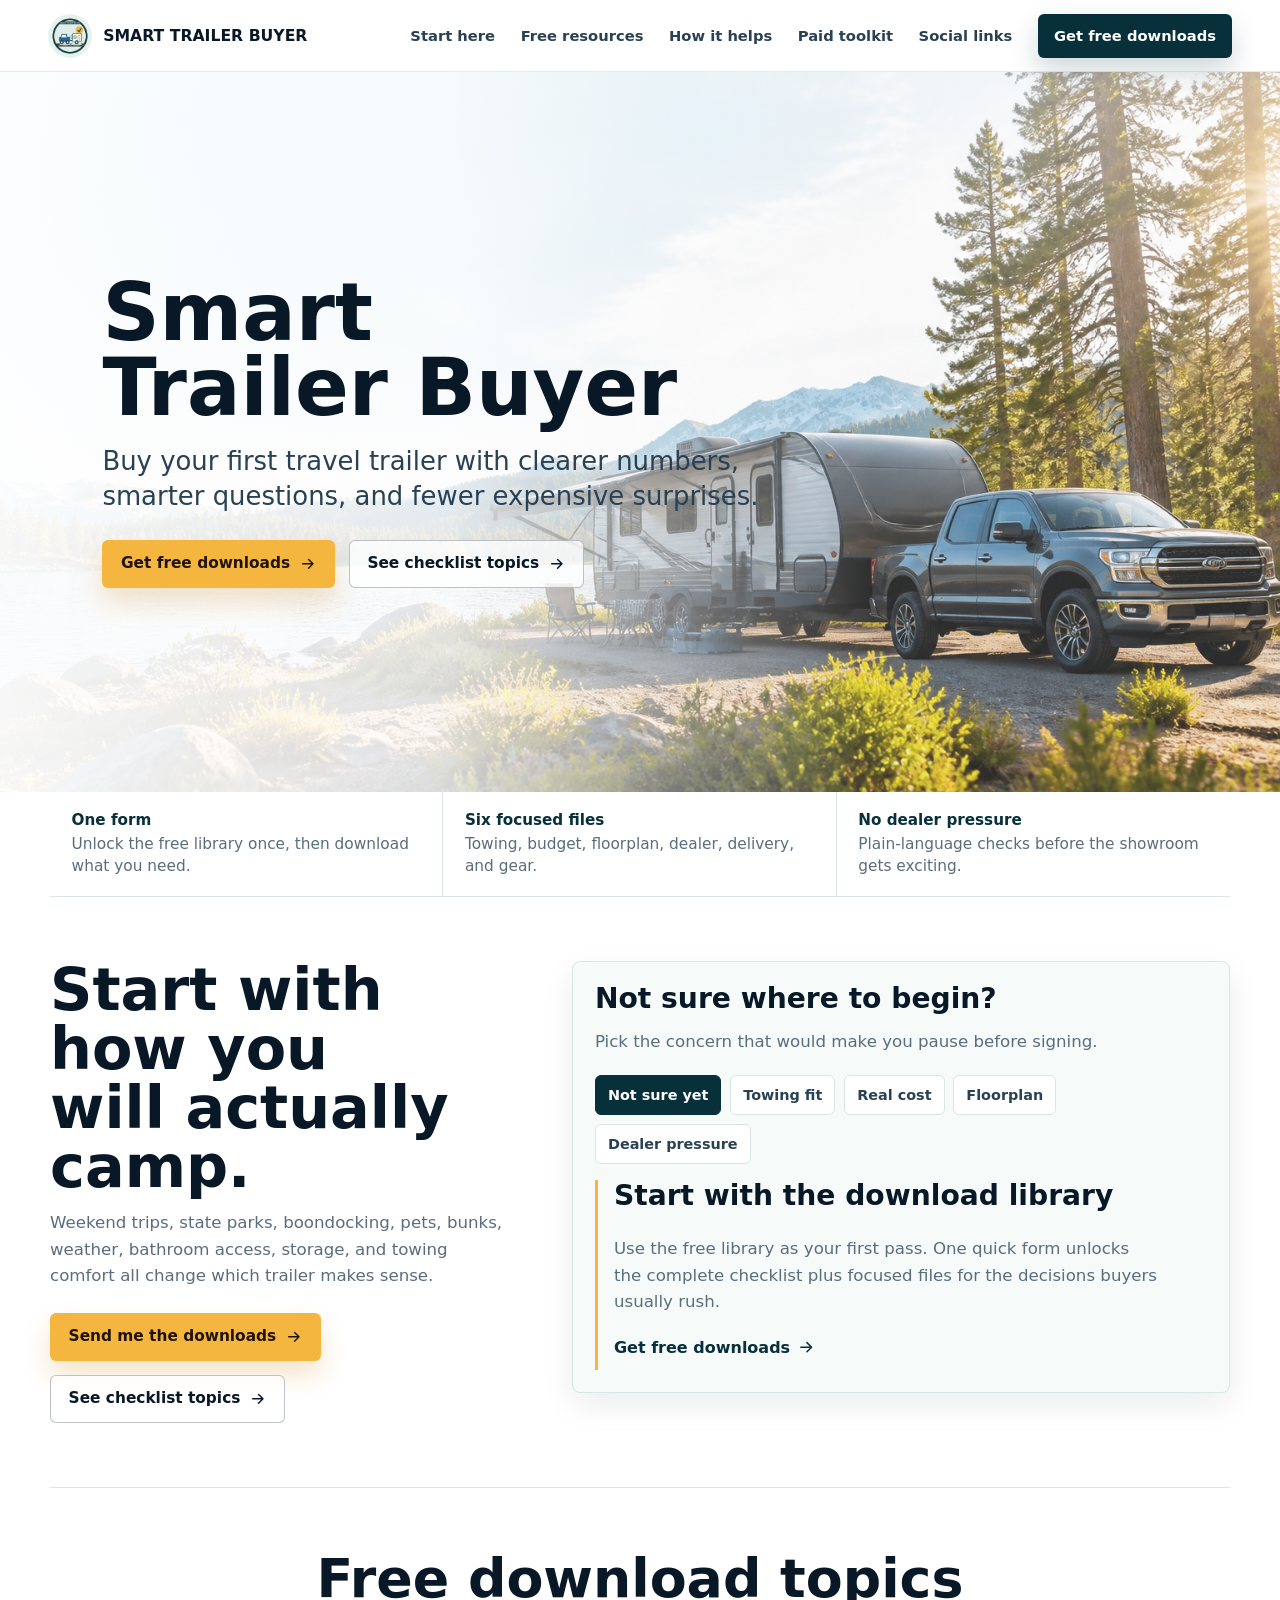
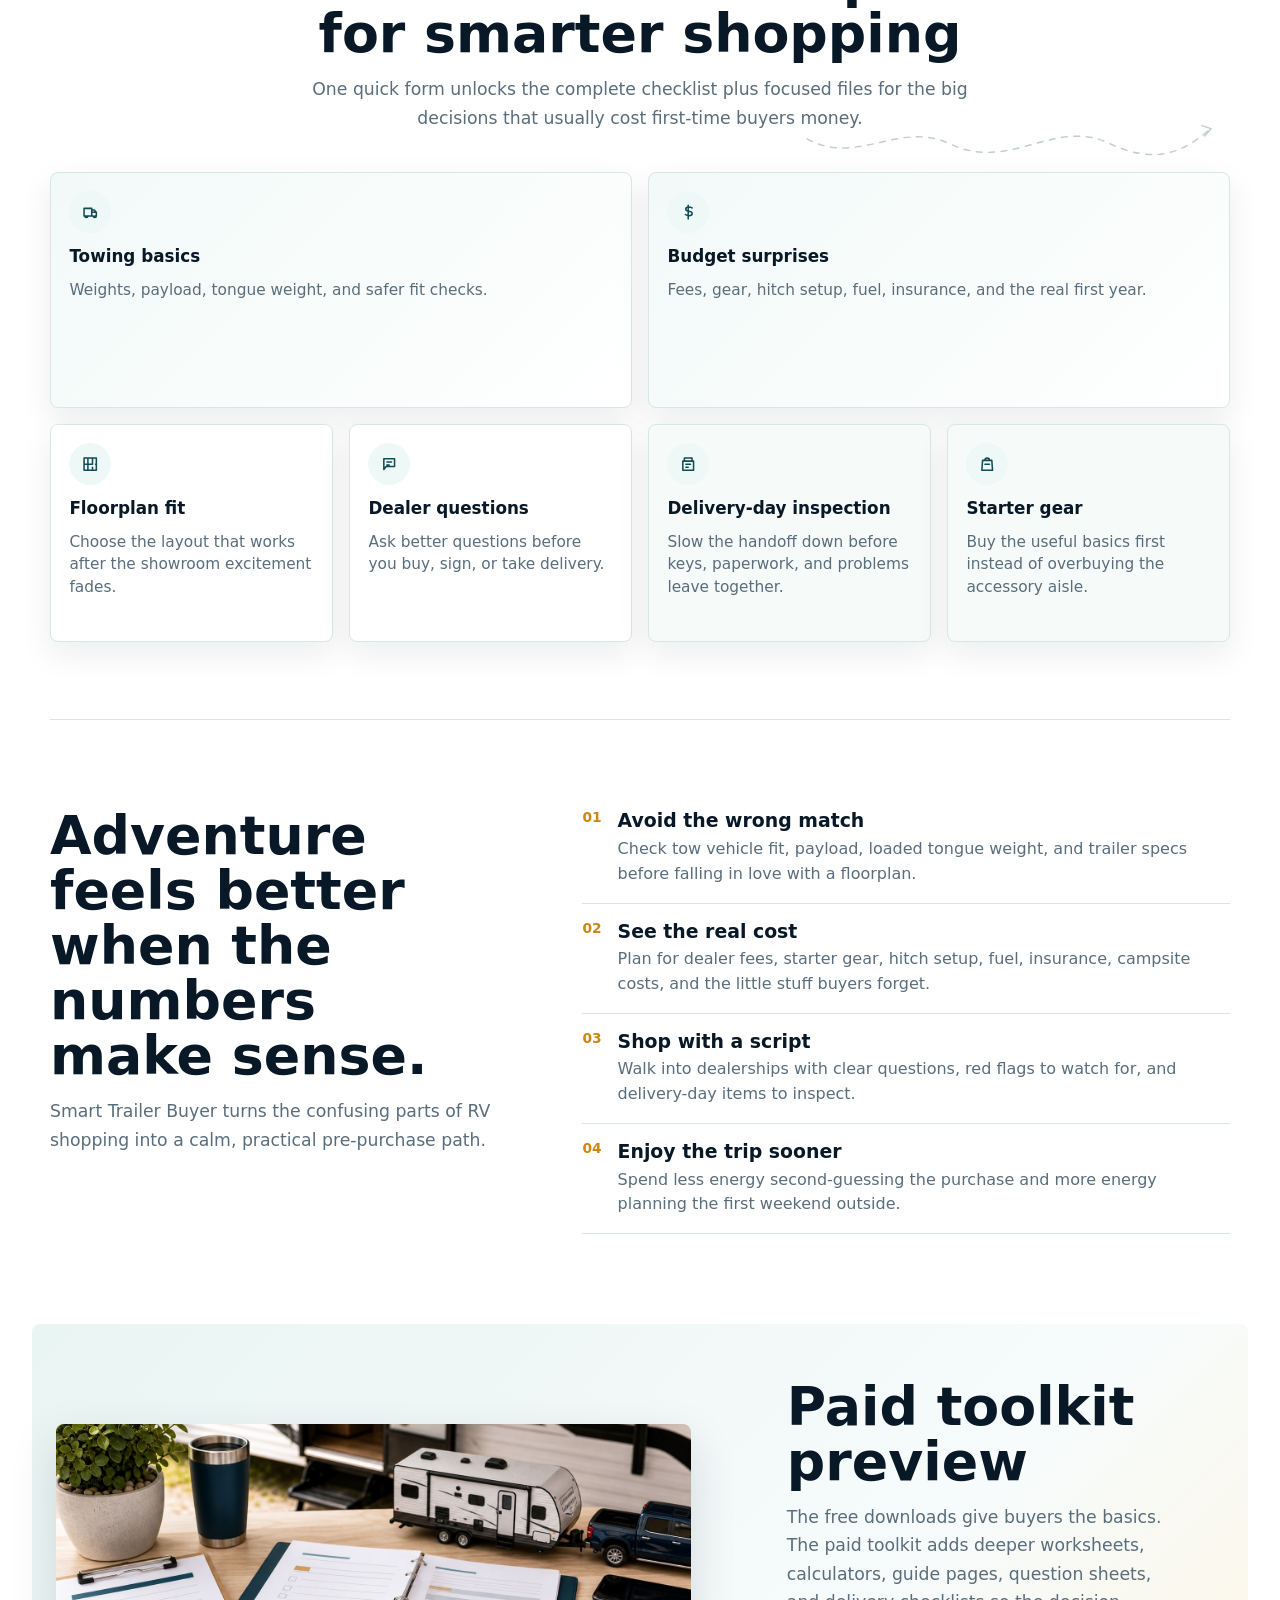
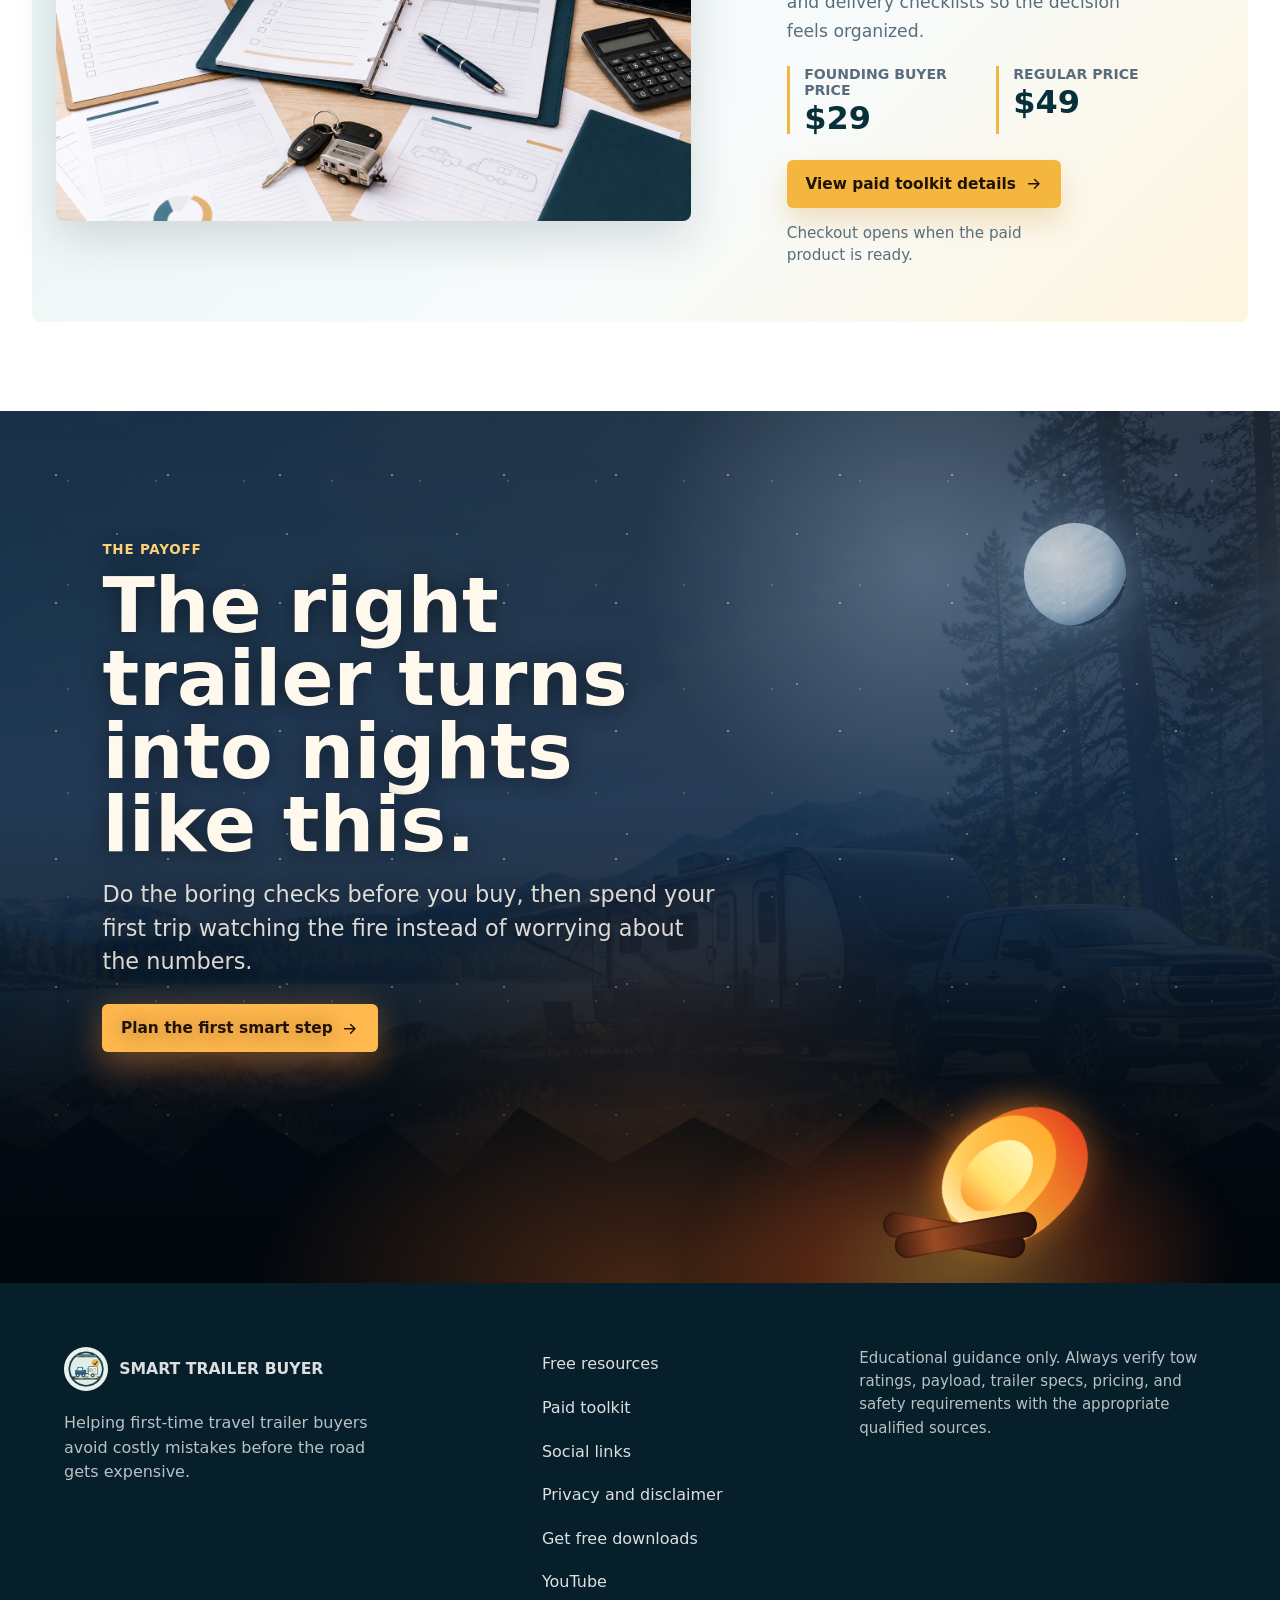
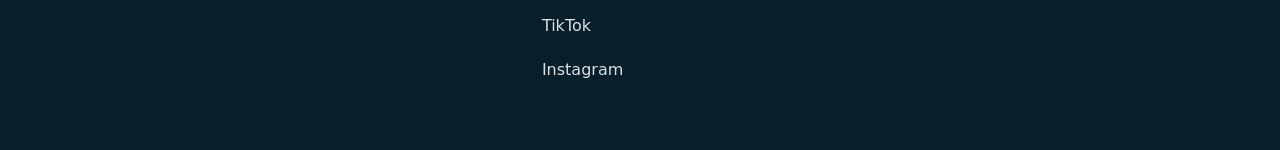
<file: index.html>
<!doctype html>
<html lang="en">
  <head>
    <meta charset="utf-8" />
    <meta name="viewport" content="width=device-width, initial-scale=1" />
    <meta
      name="description"
      content="Smart Trailer Buyer helps first-time travel trailer shoppers avoid towing, budget, floorplan, dealer, and delivery-day mistakes before they buy."
    />
    <meta name="theme-color" content="#07303b" />
    <link rel="canonical" href="https://smarttrailerbuyer.com/" />
    <meta property="og:type" content="website" />
    <meta property="og:site_name" content="Smart Trailer Buyer" />
    <meta property="og:url" content="https://smarttrailerbuyer.com/" />
    <meta property="og:title" content="Smart Trailer Buyer" />
    <meta
      property="og:description"
      content="Free buyer checklist and focused download files for first-time travel trailer shoppers."
    />
    <meta property="og:image" content="https://smarttrailerbuyer.com/assets/hero-trailer-campsite.jpg" />
    <meta name="twitter:card" content="summary_large_image" />
    <meta name="twitter:title" content="Smart Trailer Buyer" />
    <meta
      name="twitter:description"
      content="Free buyer checklist and focused download files for first-time travel trailer shoppers."
    />
    <meta name="twitter:image" content="https://smarttrailerbuyer.com/assets/hero-trailer-campsite.jpg" />
    <title>Smart Trailer Buyer | First-Time Travel Trailer Help</title>
    <link rel="preload" href="assets/hero-trailer-campsite.jpg" as="image" />
    <link rel="stylesheet" href="styles.css?v=launch-20260623" />
    <link rel="icon" href="assets/smart-trailer-buyer-mark.png" />
    <script defer src="analytics-loader.js?v=launch-20260623"></script>
  </head>
  <body>
    <a class="skip-link" href="#main">Skip to content</a>

    <header class="site-header" data-site-header>
      <a class="brand" href="index.html" aria-label="Smart Trailer Buyer home">
        <img src="assets/smart-trailer-buyer-mark.png" alt="" width="44" height="44" />
        <span>Smart Trailer Buyer</span>
      </a>

      <button class="nav-toggle" type="button" aria-expanded="false" aria-controls="site-nav">
        <span class="sr-only">Open navigation</span>
        <svg aria-hidden="true" viewBox="0 0 24 24">
          <path d="M4 7h16M4 12h16M4 17h16" />
        </svg>
      </button>

      <nav class="site-nav" id="site-nav" aria-label="Primary navigation">
        <a href="index.html#start">Start here</a>
        <a href="free-resources.html">Free resources</a>
        <a href="index.html#how-it-helps">How it helps</a>
        <a href="paid-toolkit.html">Paid toolkit</a>
        <a href="links.html">Social links</a>
        <a class="nav-cta" href="https://docs.google.com/forms/d/e/1FAIpQLSdH1wYYCZ9SqSf96cUZ6OXz_8ODyXU_800wetMPh14F6tSc_w/viewform?utm_source=website&utm_medium=site&utm_campaign=checklist" target="_blank" rel="noreferrer" data-location="nav">
          Get free downloads
        </a>
      </nav>
    </header>

    <main id="main">
      <section class="hero" aria-labelledby="hero-title">
        <img class="hero-image" src="assets/hero-trailer-campsite.jpg" alt="A tow vehicle and travel trailer parked beside a bright mountain lake campsite." />
        <div class="hero-scrim" aria-hidden="true"></div>
        <div class="hero-content">
          <h1 id="hero-title">Smart Trailer Buyer</h1>
          <p>
            Buy your first travel trailer with clearer numbers, smarter questions, and fewer expensive surprises.
          </p>
          <div class="hero-actions" aria-label="Primary actions">
            <a class="button button-primary" href="https://docs.google.com/forms/d/e/1FAIpQLSdH1wYYCZ9SqSf96cUZ6OXz_8ODyXU_800wetMPh14F6tSc_w/viewform?utm_source=website&utm_medium=site&utm_campaign=checklist" target="_blank" rel="noreferrer" data-location="home hero">
              Get free downloads
              <svg aria-hidden="true" viewBox="0 0 24 24">
                <path d="M5 12h14m-6-6 6 6-6 6" />
              </svg>
            </a>
            <a class="button button-secondary" href="free-resources.html">
              See checklist topics
              <svg aria-hidden="true" viewBox="0 0 24 24">
                <path d="M5 12h14m-6-6 6 6-6 6" />
              </svg>
            </a>
          </div>
        </div>
      </section>

      <section class="proof-strip" aria-label="Smart Trailer Buyer quick facts">
        <div>
          <strong>One form</strong>
          <span>Unlock the free library once, then download what you need.</span>
        </div>
        <div>
          <strong>Six focused files</strong>
          <span>Towing, budget, floorplan, dealer, delivery, and gear.</span>
        </div>
        <div>
          <strong>No dealer pressure</strong>
          <span>Plain-language checks before the showroom gets exciting.</span>
        </div>
      </section>

      <section class="section start-panel" id="start" aria-labelledby="start-title">
        <div class="start-copy">
          <h2 id="start-title">Start with how you will actually camp.</h2>
          <p>
            Weekend trips, state parks, boondocking, pets, bunks, weather, bathroom access, storage, and towing comfort all change which trailer makes sense.
          </p>
          <div class="start-actions" aria-label="Start here actions">
            <a class="button button-primary" href="https://docs.google.com/forms/d/e/1FAIpQLSdH1wYYCZ9SqSf96cUZ6OXz_8ODyXU_800wetMPh14F6tSc_w/viewform?utm_source=website&utm_medium=site&utm_campaign=checklist" target="_blank" rel="noreferrer" data-location="start panel">
              Send me the downloads
              <svg aria-hidden="true" viewBox="0 0 24 24">
                <path d="M5 12h14m-6-6 6 6-6 6" />
              </svg>
            </a>
            <a class="button button-secondary" href="free-resources.html">
              See checklist topics
              <svg aria-hidden="true" viewBox="0 0 24 24">
                <path d="M5 12h14m-6-6 6 6-6 6" />
              </svg>
            </a>
          </div>
        </div>

        <div class="buyer-router" data-buyer-router>
          <h3>Not sure where to begin?</h3>
          <p>Pick the concern that would make you pause before signing.</p>
          <div class="router-options" role="group" aria-label="Choose your biggest buying concern">
            <button
              class="router-option is-selected"
              type="button"
              data-router-choice
              data-result-title="Start with the download library"
              data-result-copy="Use the free library as your first pass. One quick form unlocks the complete checklist plus focused files for the decisions buyers usually rush."
              data-result-href="https://docs.google.com/forms/d/e/1FAIpQLSdH1wYYCZ9SqSf96cUZ6OXz_8ODyXU_800wetMPh14F6tSc_w/viewform?utm_source=website&utm_medium=site&utm_campaign=checklist"
              data-result-label="Get free downloads"
              aria-pressed="true"
            >
              Not sure yet
            </button>
            <button
              class="router-option"
              type="button"
              data-router-choice
              data-result-title="Check towing fit first"
              data-result-copy="Start with payload, GVWR, loaded tongue weight, cargo capacity, and whether the setup will feel comfortable after the trailer is loaded."
              data-result-href="free-resources.html#towing"
              data-result-label="Open towing basics"
              aria-pressed="false"
            >
              Towing fit
            </button>
            <button
              class="router-option"
              type="button"
              data-router-choice
              data-result-title="Map the real first-year cost"
              data-result-copy="Look past the monthly payment and check dealer fees, hitch setup, starter gear, fuel, insurance, storage, and campsite costs."
              data-result-href="free-resources.html#budget"
              data-result-label="See budget topic"
              aria-pressed="false"
            >
              Real cost
            </button>
            <button
              class="router-option"
              type="button"
              data-router-choice
              data-result-title="Slow down the floorplan decision"
              data-result-copy="Think through beds, storage, bathroom access, rainy-day space, pets, kids, kitchen use, and how the trailer works after the showroom."
              data-result-href="free-resources.html#floorplan"
              data-result-label="See floorplan topic"
              aria-pressed="false"
            >
              Floorplan
            </button>
            <button
              class="router-option"
              type="button"
              data-router-choice
              data-result-title="Go in with better questions"
              data-result-copy="Use dealer and delivery-day questions to catch fees, warranty assumptions, inspection issues, and handoff problems before they become your problem."
              data-result-href="free-resources.html#dealer"
              data-result-label="Open dealer questions"
              aria-pressed="false"
            >
              Dealer pressure
            </button>
          </div>
          <div class="router-result" aria-live="polite">
            <h4 data-router-title>Start with the download library</h4>
            <p data-router-copy>
              Use the free library as your first pass. One quick form unlocks the complete checklist plus focused files for the decisions buyers usually rush.
            </p>
            <a data-router-link href="https://docs.google.com/forms/d/e/1FAIpQLSdH1wYYCZ9SqSf96cUZ6OXz_8ODyXU_800wetMPh14F6tSc_w/viewform?utm_source=website&utm_medium=site&utm_campaign=checklist" target="_blank" rel="noreferrer" data-location="buyer router">
              Get free downloads
              <svg aria-hidden="true" viewBox="0 0 24 24">
                <path d="M5 12h14m-6-6 6 6-6 6" />
              </svg>
            </a>
          </div>
        </div>
      </section>

      <section class="section section-tight resource-preview" aria-labelledby="resources-title">
        <div class="section-heading">
          <h2 id="resources-title">Free download topics for smarter shopping</h2>
          <p>
            One quick form unlocks the complete checklist plus focused files for the big decisions that usually cost first-time buyers money.
          </p>
        </div>

        <div class="resource-grid">
          <a class="resource-card" href="free-resources.html#towing">
            <span class="icon-shell">
              <svg aria-hidden="true" viewBox="0 0 24 24">
                <path d="M4 17h10V7H4v10Zm14 0h2v-5h-6v5h2m-11 0a2 2 0 1 0 4 0m7 0a2 2 0 1 0 4 0M14 9h3l3 3" />
              </svg>
            </span>
            <strong>Towing basics</strong>
            <span>Weights, payload, tongue weight, and safer fit checks.</span>
          </a>
          <a class="resource-card" href="free-resources.html#budget">
            <span class="icon-shell">
              <svg aria-hidden="true" viewBox="0 0 24 24">
                <path d="M12 3v18m5-14.5c-1.2-.8-2.7-1.2-4.2-1.2-2.3 0-4 .9-4 2.7 0 4 8.4 1.7 8.4 5.7 0 1.8-1.7 2.9-4.1 2.9-1.8 0-3.5-.6-4.8-1.6" />
              </svg>
            </span>
            <strong>Budget surprises</strong>
            <span>Fees, gear, hitch setup, fuel, insurance, and the real first year.</span>
          </a>
          <a class="resource-card" href="free-resources.html#floorplan">
            <span class="icon-shell">
              <svg aria-hidden="true" viewBox="0 0 24 24">
                <path d="M4 4h16v16H4V4Zm5 0v16m6-16v8m0 4v4M4 12h11m4 0h1" />
              </svg>
            </span>
            <strong>Floorplan fit</strong>
            <span>Choose the layout that works after the showroom excitement fades.</span>
          </a>
          <a class="resource-card" href="free-resources.html#dealer">
            <span class="icon-shell">
              <svg aria-hidden="true" viewBox="0 0 24 24">
                <path d="M5 19V5h14v10H8l-3 4Zm4-10h6M9 13h3" />
              </svg>
            </span>
            <strong>Dealer questions</strong>
            <span>Ask better questions before you buy, sign, or take delivery.</span>
          </a>
          <a class="resource-card" href="free-resources.html#delivery">
            <span class="icon-shell">
              <svg aria-hidden="true" viewBox="0 0 24 24">
                <path d="M7 4h10v4H7V4Zm-2 4h14v12H5V8Zm4 4h6m-6 4h3" />
              </svg>
            </span>
            <strong>Delivery-day inspection</strong>
            <span>Slow the handoff down before keys, paperwork, and problems leave together.</span>
          </a>
          <a class="resource-card" href="free-resources.html#starter-gear">
            <span class="icon-shell">
              <svg aria-hidden="true" viewBox="0 0 24 24">
                <path d="M6 7h12l1 13H5L6 7Zm3 0a3 3 0 0 1 6 0M9 12h6" />
              </svg>
            </span>
            <strong>Starter gear</strong>
            <span>Buy the useful basics first instead of overbuying the accessory aisle.</span>
          </a>
        </div>
      </section>

      <section class="section split-section" id="how-it-helps" aria-labelledby="helps-title">
        <div class="section-heading align-left">
          <h2 id="helps-title">Adventure feels better when the numbers make sense.</h2>
          <p>
            Smart Trailer Buyer turns the confusing parts of RV shopping into a calm, practical pre-purchase path.
          </p>
        </div>

        <div class="benefit-list" aria-label="How Smart Trailer Buyer helps">
          <article>
            <span>01</span>
            <h3>Avoid the wrong match</h3>
            <p>Check tow vehicle fit, payload, loaded tongue weight, and trailer specs before falling in love with a floorplan.</p>
          </article>
          <article>
            <span>02</span>
            <h3>See the real cost</h3>
            <p>Plan for dealer fees, starter gear, hitch setup, fuel, insurance, campsite costs, and the little stuff buyers forget.</p>
          </article>
          <article>
            <span>03</span>
            <h3>Shop with a script</h3>
            <p>Walk into dealerships with clear questions, red flags to watch for, and delivery-day items to inspect.</p>
          </article>
          <article>
            <span>04</span>
            <h3>Enjoy the trip sooner</h3>
            <p>Spend less energy second-guessing the purchase and more energy planning the first weekend outside.</p>
          </article>
        </div>
      </section>

      <section class="section toolkit-band" aria-labelledby="toolkit-title">
        <div class="toolkit-media">
          <img src="assets/toolkit-preview.jpg" alt="Travel trailer buying worksheets, checklist pages, calculator, keys, and a small trailer model on a planning table." />
        </div>
        <div class="toolkit-copy">
          <h2 id="toolkit-title">Paid toolkit preview</h2>
          <p>
            The free downloads give buyers the basics. The paid toolkit adds deeper worksheets, calculators, guide pages, question sheets, and delivery checklists so the decision feels organized.
          </p>
          <dl class="price-stack">
            <div>
              <dt>Founding buyer price</dt>
              <dd>$29</dd>
            </div>
            <div>
              <dt>Regular price</dt>
              <dd>$49</dd>
            </div>
          </dl>
          <div class="toolkit-actions">
            <a class="button button-primary" href="paid-toolkit.html">
              View paid toolkit details
              <svg aria-hidden="true" viewBox="0 0 24 24">
                <path d="M5 12h14m-6-6 6 6-6 6" />
              </svg>
            </a>
            <p>Checkout opens when the paid product is ready.</p>
          </div>
        </div>
      </section>

      <section class="night-camp" data-night-camp aria-labelledby="scenic-title">
        <div class="night-sky" aria-hidden="true">
          <span class="moon"></span>
          <span class="stars stars-near"></span>
          <span class="stars stars-far"></span>
          <span class="shooting-star"></span>
          <span class="tree-line"></span>
        </div>
        <div class="campfire-scene" aria-hidden="true">
          <span class="campfire-glow"></span>
          <span class="spark spark-one"></span>
          <span class="spark spark-two"></span>
          <span class="spark spark-three"></span>
          <span class="flame flame-back"></span>
          <span class="flame flame-mid"></span>
          <span class="flame flame-front"></span>
          <span class="ember ember-one"></span>
          <span class="ember ember-two"></span>
          <span class="log log-left"></span>
          <span class="log log-right"></span>
        </div>
        <div class="night-camp-copy">
          <span class="night-kicker">The payoff</span>
          <h2 id="scenic-title">The right trailer turns into nights like this.</h2>
          <p>
            Do the boring checks before you buy, then spend your first trip watching the fire instead of worrying about the numbers.
          </p>
          <a class="button button-fire" href="free-resources.html">
            Plan the first smart step
            <svg aria-hidden="true" viewBox="0 0 24 24">
              <path d="M5 12h14m-6-6 6 6-6 6" />
            </svg>
          </a>
        </div>
      </section>
    </main>

    <footer class="site-footer">
      <div class="footer-brand">
        <a class="brand footer-logo" href="index.html">
          <img src="assets/smart-trailer-buyer-mark.png" alt="" width="42" height="42" />
          <span>Smart Trailer Buyer</span>
        </a>
        <p>Helping first-time travel trailer buyers avoid costly mistakes before the road gets expensive.</p>
      </div>
      <nav aria-label="Footer navigation">
        <a href="free-resources.html">Free resources</a>
        <a href="paid-toolkit.html">Paid toolkit</a>
        <a href="links.html">Social links</a>
        <a href="privacy.html">Privacy and disclaimer</a>
        <a href="https://docs.google.com/forms/d/e/1FAIpQLSdH1wYYCZ9SqSf96cUZ6OXz_8ODyXU_800wetMPh14F6tSc_w/viewform?utm_source=website&utm_medium=site&utm_campaign=checklist" target="_blank" rel="noreferrer" data-location="footer">Get free downloads</a>
        <a href="https://www.youtube.com/channel/UCcExzKB1jj61bRd8XVA95UQ" target="_blank" rel="noreferrer" data-location="footer">YouTube</a>
        <a href="https://www.tiktok.com/@smarttrailerbuyer" target="_blank" rel="noreferrer" data-location="footer">TikTok</a>
        <a href="https://www.instagram.com/smarttrailerbuyer/" target="_blank" rel="noreferrer" data-location="footer">Instagram</a>
      </nav>
      <p class="footer-note">
        Educational guidance only. Always verify tow ratings, payload, trailer specs, pricing, and safety requirements with the appropriate qualified sources.
      </p>
    </footer>

    <script src="script.js?v=launch-20260623"></script>
  </body>
</html>
</file>
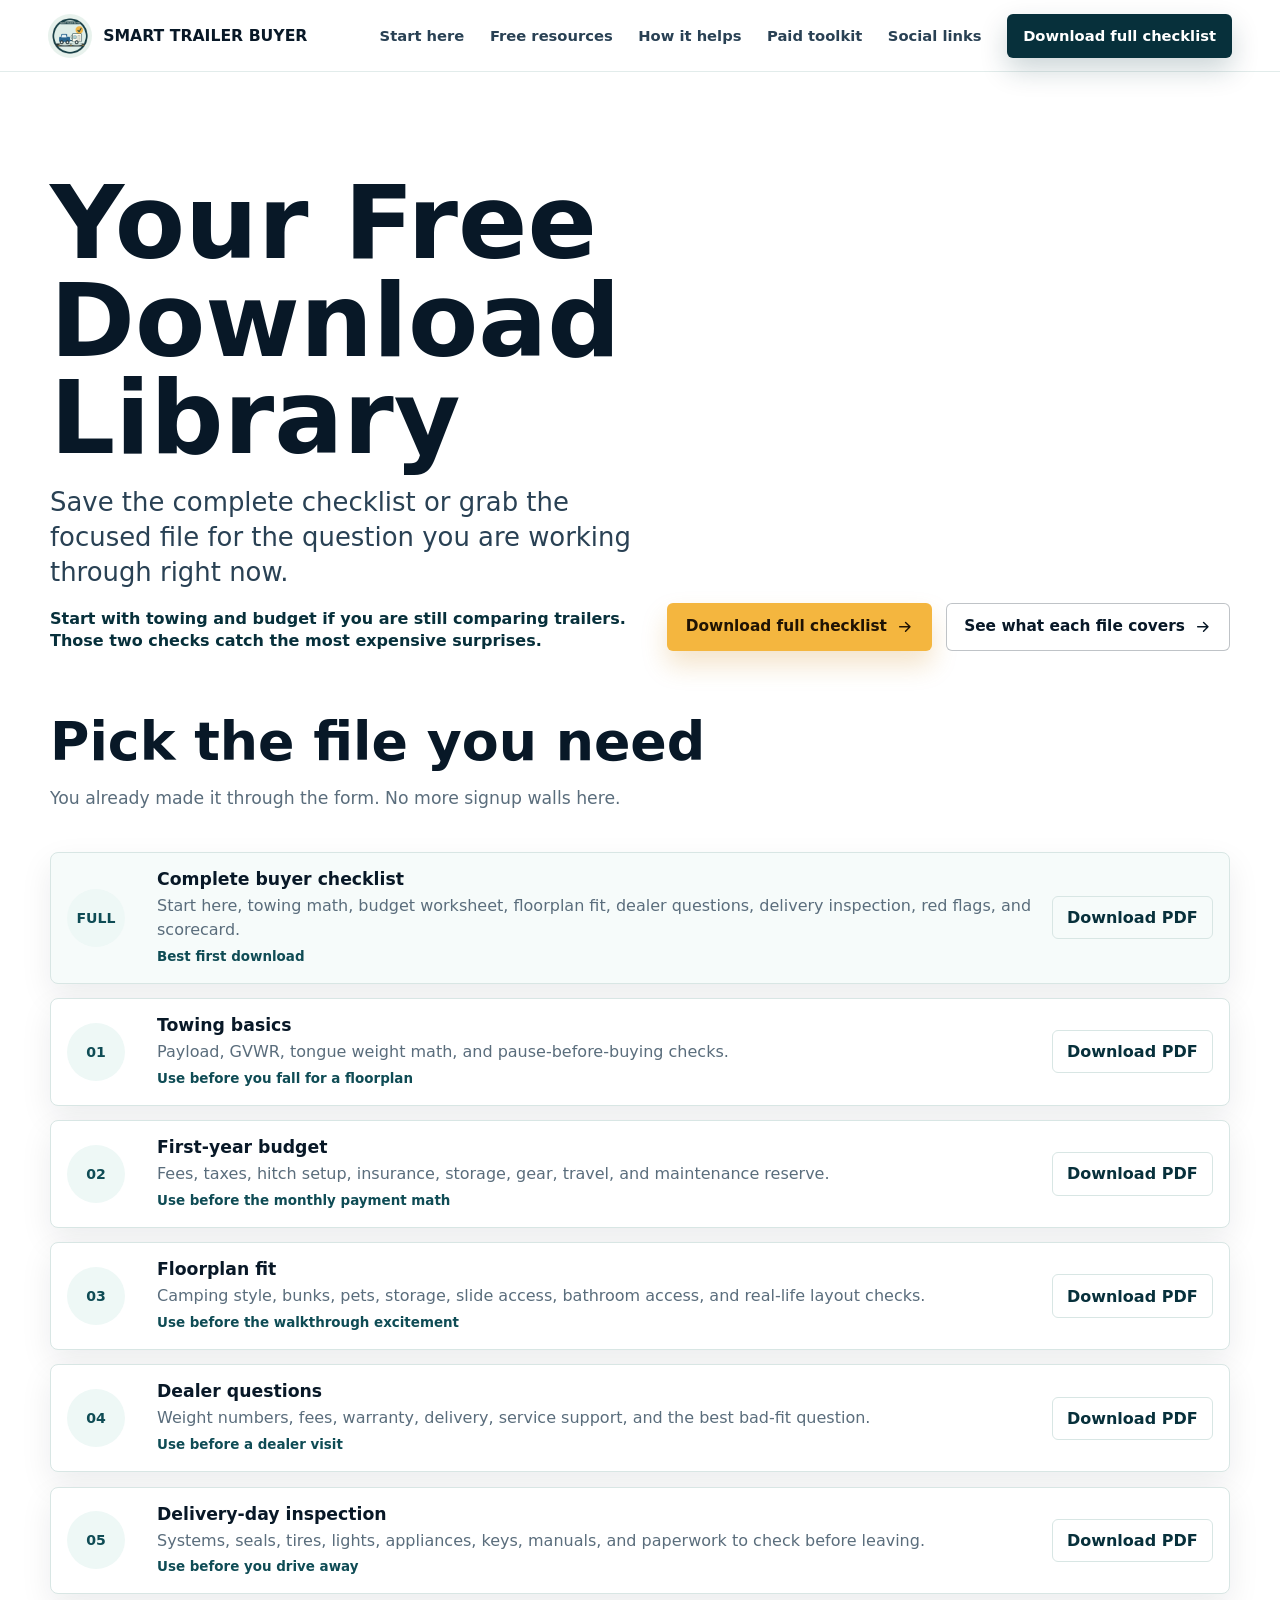
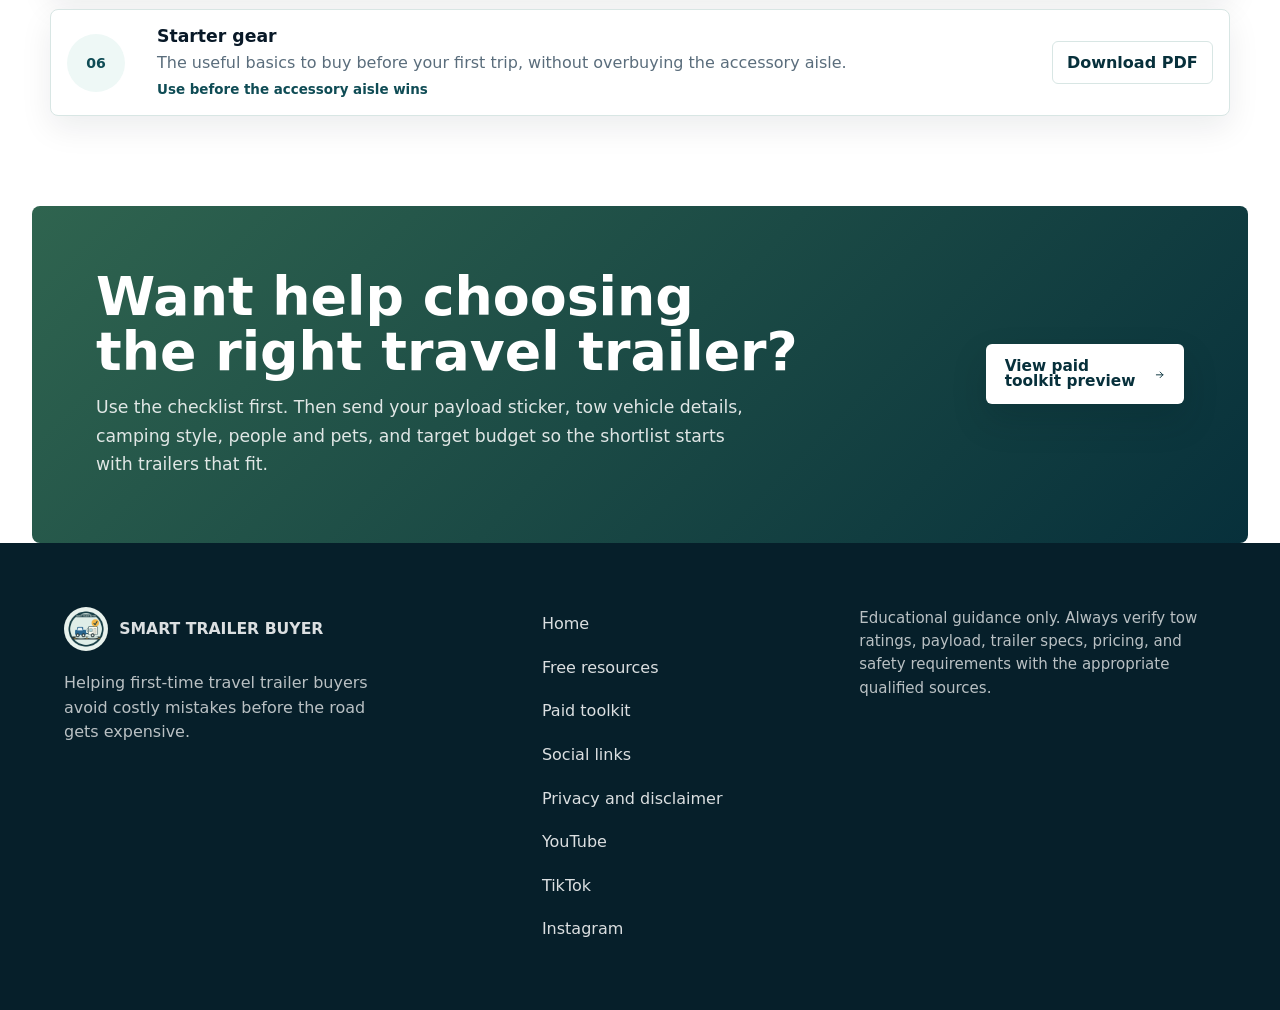
<file: free-download-library.html>
<!doctype html>
<html lang="en">
  <head>
    <meta charset="utf-8" />
    <meta name="viewport" content="width=device-width, initial-scale=1" />
    <meta name="robots" content="noindex" />
    <meta
      name="description"
      content="Smart Trailer Buyer free download library for first-time travel trailer shoppers."
    />
    <meta name="theme-color" content="#07303b" />
    <title>Free Download Library | Smart Trailer Buyer</title>
    <link rel="stylesheet" href="styles.css?v=launch-20260623" />
    <link rel="icon" href="assets/smart-trailer-buyer-mark.png" />
    <script defer src="analytics-loader.js?v=launch-20260623"></script>
  </head>
  <body>
    <a class="skip-link" href="#main">Skip to content</a>

    <header class="site-header" data-site-header>
      <a class="brand" href="index.html" aria-label="Smart Trailer Buyer home">
        <img src="assets/smart-trailer-buyer-mark.png" alt="" width="44" height="44" />
        <span>Smart Trailer Buyer</span>
      </a>
      <button class="nav-toggle" type="button" aria-expanded="false" aria-controls="site-nav">
        <span class="sr-only">Open navigation</span>
        <svg aria-hidden="true" viewBox="0 0 24 24">
          <path d="M4 7h16M4 12h16M4 17h16" />
        </svg>
      </button>
      <nav class="site-nav" id="site-nav" aria-label="Primary navigation">
        <a href="index.html#start">Start here</a>
        <a href="free-resources.html">Free resources</a>
        <a href="index.html#how-it-helps">How it helps</a>
        <a href="paid-toolkit.html">Paid toolkit</a>
        <a href="links.html">Social links</a>
        <a class="nav-cta" href="downloads/smart-trailer-buyer-complete-checklist.pdf" data-location="library nav">
          Download full checklist
        </a>
      </nav>
    </header>

    <main id="main">
      <section class="page-hero library-hero" aria-labelledby="library-title">
        <div>
          <h1 id="library-title">Your Free Download Library</h1>
          <p>
            Save the complete checklist or grab the focused file for the question you are working through right now.
          </p>
          <p class="library-helper">
            Start with towing and budget if you are still comparing trailers. Those two checks catch the most expensive surprises.
          </p>
        </div>
        <div class="hero-actions">
          <a class="button button-primary" href="downloads/smart-trailer-buyer-complete-checklist.pdf" data-location="library hero">
            Download full checklist
            <svg aria-hidden="true" viewBox="0 0 24 24">
              <path d="M5 12h14m-6-6 6 6-6 6" />
            </svg>
          </a>
          <a class="button button-secondary" href="free-resources.html">
            See what each file covers
            <svg aria-hidden="true" viewBox="0 0 24 24">
              <path d="M5 12h14m-6-6 6 6-6 6" />
            </svg>
          </a>
        </div>
      </section>

      <section class="section download-library" aria-labelledby="download-title">
        <div class="section-heading align-left">
          <h2 id="download-title">Pick the file you need</h2>
          <p>
            You already made it through the form. No more signup walls here.
          </p>
        </div>

        <div class="download-grid">
          <a class="download-card featured-download" href="downloads/smart-trailer-buyer-complete-checklist.pdf" data-location="download library full">
            <span class="download-number">Full</span>
            <span class="download-copy">
              <strong>Complete buyer checklist</strong>
              <span>Start here, towing math, budget worksheet, floorplan fit, dealer questions, delivery inspection, red flags, and scorecard.</span>
              <span class="download-meta">Best first download</span>
            </span>
            <span class="download-action">Download PDF</span>
          </a>
          <a class="download-card" href="downloads/towing-basics.pdf" data-location="download library towing">
            <span class="download-number">01</span>
            <span class="download-copy">
              <strong>Towing basics</strong>
              <span>Payload, GVWR, tongue weight math, and pause-before-buying checks.</span>
              <span class="download-meta">Use before you fall for a floorplan</span>
            </span>
            <span class="download-action">Download PDF</span>
          </a>
          <a class="download-card" href="downloads/first-year-budget.pdf" data-location="download library budget">
            <span class="download-number">02</span>
            <span class="download-copy">
              <strong>First-year budget</strong>
              <span>Fees, taxes, hitch setup, insurance, storage, gear, travel, and maintenance reserve.</span>
              <span class="download-meta">Use before the monthly payment math</span>
            </span>
            <span class="download-action">Download PDF</span>
          </a>
          <a class="download-card" href="downloads/floorplan-fit.pdf" data-location="download library floorplan">
            <span class="download-number">03</span>
            <span class="download-copy">
              <strong>Floorplan fit</strong>
              <span>Camping style, bunks, pets, storage, slide access, bathroom access, and real-life layout checks.</span>
              <span class="download-meta">Use before the walkthrough excitement</span>
            </span>
            <span class="download-action">Download PDF</span>
          </a>
          <a class="download-card" href="downloads/dealer-questions.pdf" data-location="download library dealer">
            <span class="download-number">04</span>
            <span class="download-copy">
              <strong>Dealer questions</strong>
              <span>Weight numbers, fees, warranty, delivery, service support, and the best bad-fit question.</span>
              <span class="download-meta">Use before a dealer visit</span>
            </span>
            <span class="download-action">Download PDF</span>
          </a>
          <a class="download-card" href="downloads/delivery-day-inspection.pdf" data-location="download library delivery">
            <span class="download-number">05</span>
            <span class="download-copy">
              <strong>Delivery-day inspection</strong>
              <span>Systems, seals, tires, lights, appliances, keys, manuals, and paperwork to check before leaving.</span>
              <span class="download-meta">Use before you drive away</span>
            </span>
            <span class="download-action">Download PDF</span>
          </a>
          <a class="download-card" href="downloads/starter-gear.pdf" data-location="download library gear">
            <span class="download-number">06</span>
            <span class="download-copy">
              <strong>Starter gear</strong>
              <span>The useful basics to buy before your first trip, without overbuying the accessory aisle.</span>
              <span class="download-meta">Use before the accessory aisle wins</span>
            </span>
            <span class="download-action">Download PDF</span>
          </a>
        </div>
      </section>

      <section class="section cta-strip" aria-labelledby="help-title">
        <div>
          <h2 id="help-title">Want help choosing the right travel trailer?</h2>
          <p>Use the checklist first. Then send your payload sticker, tow vehicle details, camping style, people and pets, and target budget so the shortlist starts with trailers that fit.</p>
        </div>
        <a class="button button-light" href="paid-toolkit.html">
          View paid toolkit preview
          <svg aria-hidden="true" viewBox="0 0 24 24">
            <path d="M5 12h14m-6-6 6 6-6 6" />
          </svg>
        </a>
      </section>
    </main>

    <footer class="site-footer">
      <div class="footer-brand">
        <a class="brand footer-logo" href="index.html">
          <img src="assets/smart-trailer-buyer-mark.png" alt="" width="42" height="42" />
          <span>Smart Trailer Buyer</span>
        </a>
        <p>Helping first-time travel trailer buyers avoid costly mistakes before the road gets expensive.</p>
      </div>
      <nav aria-label="Footer navigation">
        <a href="index.html">Home</a>
        <a href="free-resources.html">Free resources</a>
        <a href="paid-toolkit.html">Paid toolkit</a>
        <a href="links.html">Social links</a>
        <a href="privacy.html">Privacy and disclaimer</a>
        <a href="https://www.youtube.com/channel/UCcExzKB1jj61bRd8XVA95UQ" target="_blank" rel="noreferrer" data-location="footer">YouTube</a>
        <a href="https://www.tiktok.com/@smarttrailerbuyer" target="_blank" rel="noreferrer" data-location="footer">TikTok</a>
        <a href="https://www.instagram.com/smarttrailerbuyer/" target="_blank" rel="noreferrer" data-location="footer">Instagram</a>
      </nav>
      <p class="footer-note">
        Educational guidance only. Always verify tow ratings, payload, trailer specs, pricing, and safety requirements with the appropriate qualified sources.
      </p>
    </footer>

    <script src="script.js?v=launch-20260623"></script>
  </body>
</html>
</file>
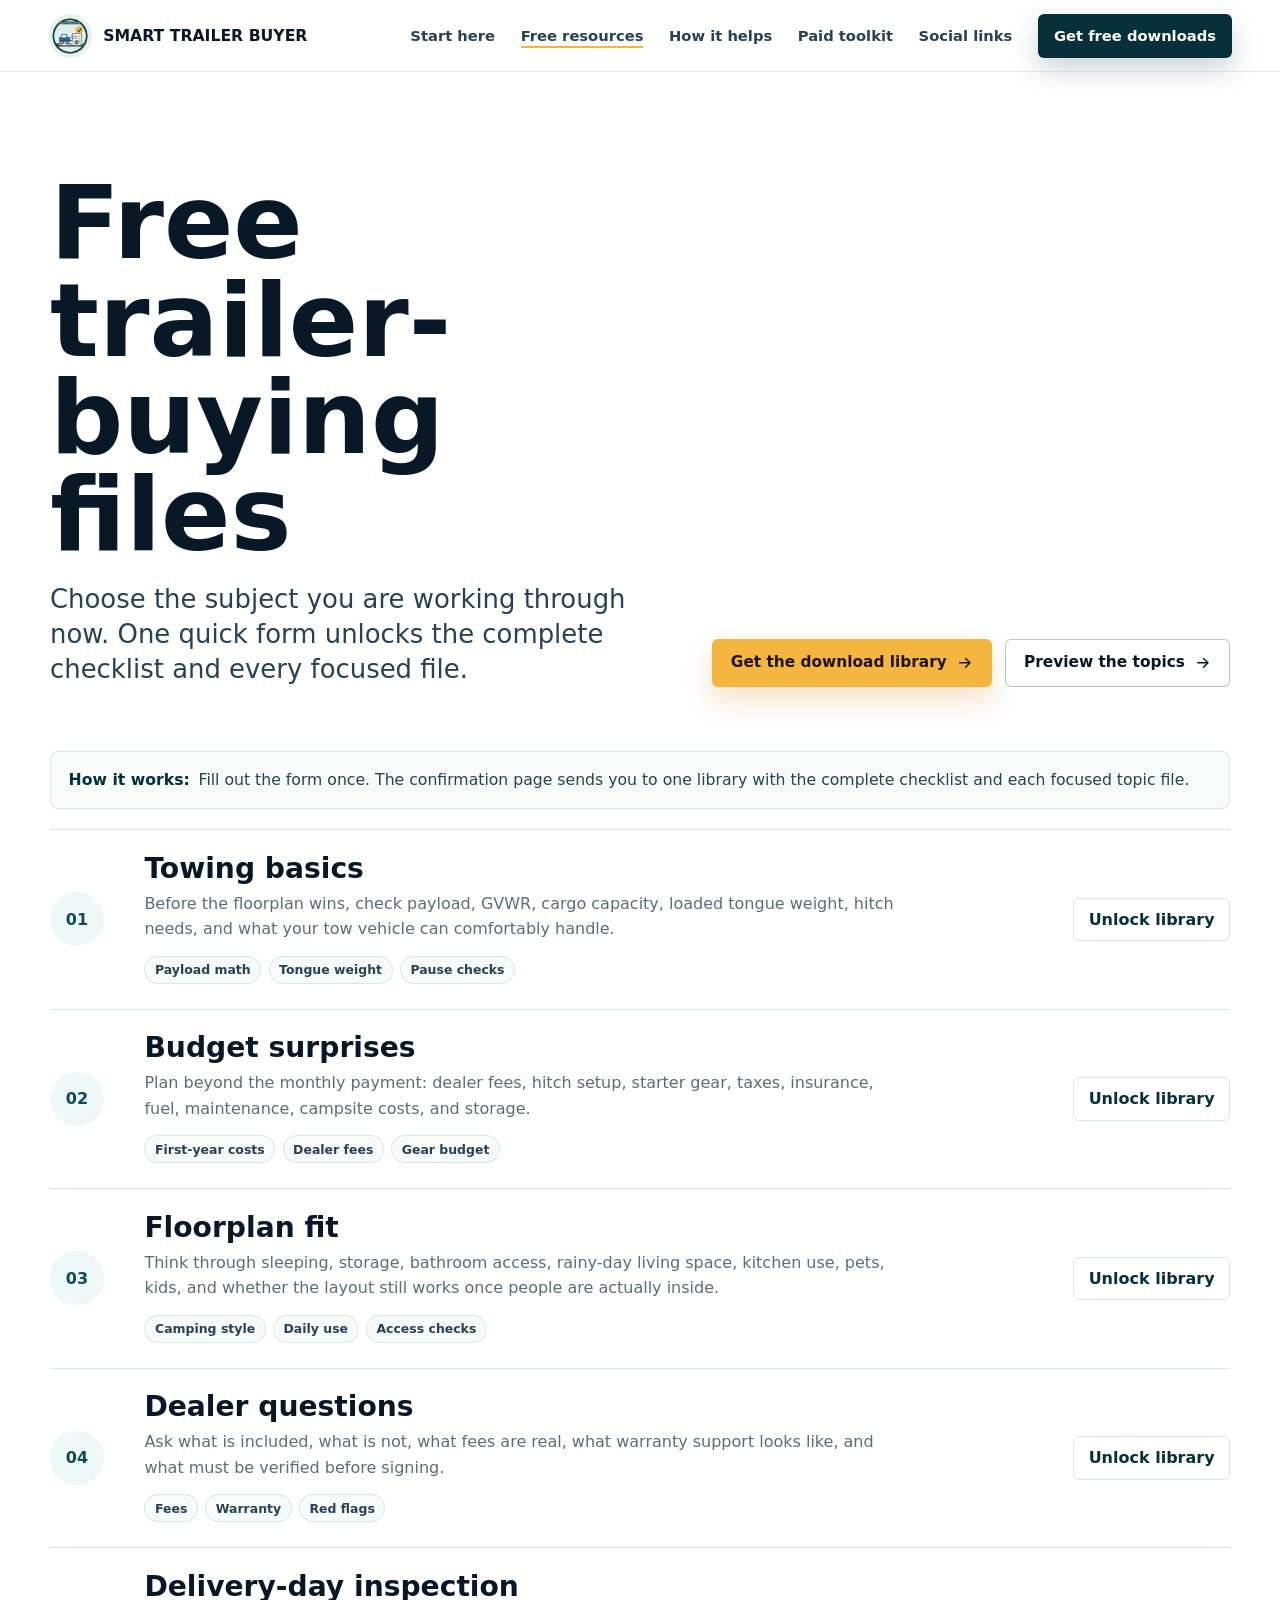
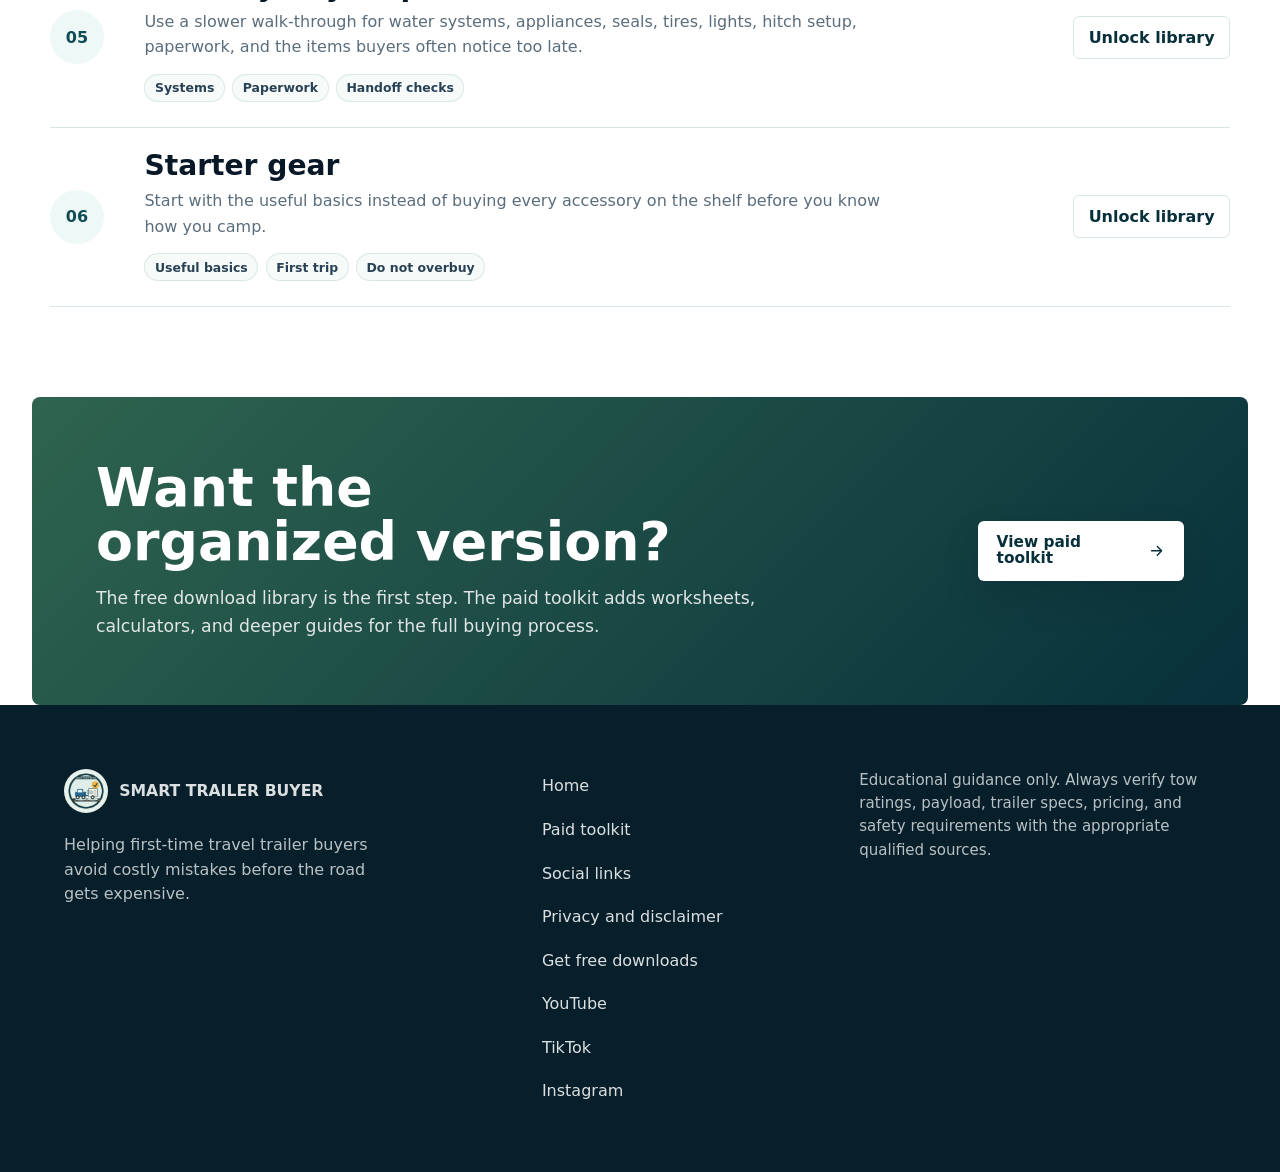
<file: free-resources.html>
<!doctype html>
<html lang="en">
  <head>
    <meta charset="utf-8" />
    <meta name="viewport" content="width=device-width, initial-scale=1" />
    <meta
      name="description"
      content="See the free Smart Trailer Buyer download topics: towing basics, first-year budget, floorplan fit, dealer questions, delivery-day inspection, and starter gear."
    />
    <meta name="theme-color" content="#07303b" />
    <link rel="canonical" href="https://smarttrailerbuyer.com/free-resources.html" />
    <meta property="og:type" content="website" />
    <meta property="og:site_name" content="Smart Trailer Buyer" />
    <meta property="og:url" content="https://smarttrailerbuyer.com/free-resources.html" />
    <meta property="og:title" content="Free Trailer-Buying Resources | Smart Trailer Buyer" />
    <meta
      property="og:description"
      content="Preview the free checklist topics for first-time travel trailer buyers before you unlock the download library."
    />
    <meta property="og:image" content="https://smarttrailerbuyer.com/assets/hero-trailer-campsite.jpg" />
    <meta name="twitter:card" content="summary_large_image" />
    <meta name="twitter:title" content="Free Trailer-Buying Resources | Smart Trailer Buyer" />
    <meta
      name="twitter:description"
      content="Preview the free checklist topics for first-time travel trailer buyers before you unlock the download library."
    />
    <meta name="twitter:image" content="https://smarttrailerbuyer.com/assets/hero-trailer-campsite.jpg" />
    <title>Free Resources | Smart Trailer Buyer</title>
    <link rel="stylesheet" href="styles.css?v=launch-20260623" />
    <link rel="icon" href="assets/smart-trailer-buyer-mark.png" />
    <script defer src="analytics-loader.js?v=launch-20260623"></script>
  </head>
  <body>
    <a class="skip-link" href="#main">Skip to content</a>

    <header class="site-header" data-site-header>
      <a class="brand" href="index.html" aria-label="Smart Trailer Buyer home">
        <img src="assets/smart-trailer-buyer-mark.png" alt="" width="44" height="44" />
        <span>Smart Trailer Buyer</span>
      </a>
      <button class="nav-toggle" type="button" aria-expanded="false" aria-controls="site-nav">
        <span class="sr-only">Open navigation</span>
        <svg aria-hidden="true" viewBox="0 0 24 24">
          <path d="M4 7h16M4 12h16M4 17h16" />
        </svg>
      </button>
      <nav class="site-nav" id="site-nav" aria-label="Primary navigation">
        <a href="index.html#start">Start here</a>
        <a aria-current="page" href="free-resources.html">Free resources</a>
        <a href="index.html#how-it-helps">How it helps</a>
        <a href="paid-toolkit.html">Paid toolkit</a>
        <a href="links.html">Social links</a>
        <a class="nav-cta" href="https://docs.google.com/forms/d/e/1FAIpQLSdH1wYYCZ9SqSf96cUZ6OXz_8ODyXU_800wetMPh14F6tSc_w/viewform?utm_source=website&utm_medium=site&utm_campaign=checklist" target="_blank" rel="noreferrer" data-location="nav">
          Get free downloads
        </a>
      </nav>
    </header>

    <main id="main">
      <section class="page-hero compact-hero" aria-labelledby="free-title">
        <div>
          <h1 id="free-title">Free trailer-buying files</h1>
          <p>
            Choose the subject you are working through now. One quick form unlocks the complete checklist and every focused file.
          </p>
        </div>
        <div class="hero-actions">
          <a class="button button-primary" href="https://docs.google.com/forms/d/e/1FAIpQLSdH1wYYCZ9SqSf96cUZ6OXz_8ODyXU_800wetMPh14F6tSc_w/viewform?utm_source=website&utm_medium=site&utm_campaign=checklist" target="_blank" rel="noreferrer" data-location="free resources hero">
            Get the download library
            <svg aria-hidden="true" viewBox="0 0 24 24">
              <path d="M5 12h14m-6-6 6 6-6 6" />
            </svg>
          </a>
          <a class="button button-secondary" href="#towing">
            Preview the topics
            <svg aria-hidden="true" viewBox="0 0 24 24">
              <path d="M5 12h14m-6-6 6 6-6 6" />
            </svg>
          </a>
        </div>
      </section>

      <section class="section folder-list" aria-label="Free checklist sections">
        <div class="folder-note">
          <strong>How it works:</strong>
          <span>Fill out the form once. The confirmation page sends you to one library with the complete checklist and each focused topic file.</span>
        </div>
        <article class="folder-row" id="towing">
          <div class="folder-number">01</div>
          <div>
            <h2>Towing basics</h2>
            <p>Before the floorplan wins, check payload, GVWR, cargo capacity, loaded tongue weight, hitch needs, and what your tow vehicle can comfortably handle.</p>
            <div class="folder-tags" aria-label="Towing basics file details">
              <span>Payload math</span>
              <span>Tongue weight</span>
              <span>Pause checks</span>
            </div>
          </div>
          <a href="https://docs.google.com/forms/d/e/1FAIpQLSdH1wYYCZ9SqSf96cUZ6OXz_8ODyXU_800wetMPh14F6tSc_w/viewform?utm_source=website&utm_medium=site&utm_campaign=checklist" target="_blank" rel="noreferrer" aria-label="Unlock the download library for towing basics" data-location="towing row">Unlock library</a>
        </article>
        <article class="folder-row" id="budget">
          <div class="folder-number">02</div>
          <div>
            <h2>Budget surprises</h2>
            <p>Plan beyond the monthly payment: dealer fees, hitch setup, starter gear, taxes, insurance, fuel, maintenance, campsite costs, and storage.</p>
            <div class="folder-tags" aria-label="Budget surprises file details">
              <span>First-year costs</span>
              <span>Dealer fees</span>
              <span>Gear budget</span>
            </div>
          </div>
          <a href="https://docs.google.com/forms/d/e/1FAIpQLSdH1wYYCZ9SqSf96cUZ6OXz_8ODyXU_800wetMPh14F6tSc_w/viewform?utm_source=website&utm_medium=site&utm_campaign=checklist" target="_blank" rel="noreferrer" aria-label="Unlock the download library for budget surprises" data-location="budget row">Unlock library</a>
        </article>
        <article class="folder-row" id="floorplan">
          <div class="folder-number">03</div>
          <div>
            <h2>Floorplan fit</h2>
            <p>Think through sleeping, storage, bathroom access, rainy-day living space, kitchen use, pets, kids, and whether the layout still works once people are actually inside.</p>
            <div class="folder-tags" aria-label="Floorplan fit file details">
              <span>Camping style</span>
              <span>Daily use</span>
              <span>Access checks</span>
            </div>
          </div>
          <a href="https://docs.google.com/forms/d/e/1FAIpQLSdH1wYYCZ9SqSf96cUZ6OXz_8ODyXU_800wetMPh14F6tSc_w/viewform?utm_source=website&utm_medium=site&utm_campaign=checklist" target="_blank" rel="noreferrer" aria-label="Unlock the download library for floorplan fit" data-location="floorplan row">Unlock library</a>
        </article>
        <article class="folder-row" id="dealer">
          <div class="folder-number">04</div>
          <div>
            <h2>Dealer questions</h2>
            <p>Ask what is included, what is not, what fees are real, what warranty support looks like, and what must be verified before signing.</p>
            <div class="folder-tags" aria-label="Dealer questions file details">
              <span>Fees</span>
              <span>Warranty</span>
              <span>Red flags</span>
            </div>
          </div>
          <a href="https://docs.google.com/forms/d/e/1FAIpQLSdH1wYYCZ9SqSf96cUZ6OXz_8ODyXU_800wetMPh14F6tSc_w/viewform?utm_source=website&utm_medium=site&utm_campaign=checklist" target="_blank" rel="noreferrer" aria-label="Unlock the download library for dealer questions" data-location="dealer row">Unlock library</a>
        </article>
        <article class="folder-row" id="delivery">
          <div class="folder-number">05</div>
          <div>
            <h2>Delivery-day inspection</h2>
            <p>Use a slower walk-through for water systems, appliances, seals, tires, lights, hitch setup, paperwork, and the items buyers often notice too late.</p>
            <div class="folder-tags" aria-label="Delivery-day inspection file details">
              <span>Systems</span>
              <span>Paperwork</span>
              <span>Handoff checks</span>
            </div>
          </div>
          <a href="https://docs.google.com/forms/d/e/1FAIpQLSdH1wYYCZ9SqSf96cUZ6OXz_8ODyXU_800wetMPh14F6tSc_w/viewform?utm_source=website&utm_medium=site&utm_campaign=checklist" target="_blank" rel="noreferrer" aria-label="Unlock the download library for delivery-day inspection" data-location="delivery row">Unlock library</a>
        </article>
        <article class="folder-row" id="starter-gear">
          <div class="folder-number">06</div>
          <div>
            <h2>Starter gear</h2>
            <p>Start with the useful basics instead of buying every accessory on the shelf before you know how you camp.</p>
            <div class="folder-tags" aria-label="Starter gear file details">
              <span>Useful basics</span>
              <span>First trip</span>
              <span>Do not overbuy</span>
            </div>
          </div>
          <a href="https://docs.google.com/forms/d/e/1FAIpQLSdH1wYYCZ9SqSf96cUZ6OXz_8ODyXU_800wetMPh14F6tSc_w/viewform?utm_source=website&utm_medium=site&utm_campaign=checklist" target="_blank" rel="noreferrer" aria-label="Unlock the download library for starter gear" data-location="starter gear row">Unlock library</a>
        </article>
      </section>

      <section class="section cta-strip" aria-labelledby="free-next-title">
        <div>
          <h2 id="free-next-title">Want the organized version?</h2>
          <p>The free download library is the first step. The paid toolkit adds worksheets, calculators, and deeper guides for the full buying process.</p>
        </div>
        <a class="button button-light" href="paid-toolkit.html">
          View paid toolkit
          <svg aria-hidden="true" viewBox="0 0 24 24">
            <path d="M5 12h14m-6-6 6 6-6 6" />
          </svg>
        </a>
      </section>
    </main>

    <footer class="site-footer">
      <div class="footer-brand">
        <a class="brand footer-logo" href="index.html">
          <img src="assets/smart-trailer-buyer-mark.png" alt="" width="42" height="42" />
          <span>Smart Trailer Buyer</span>
        </a>
        <p>Helping first-time travel trailer buyers avoid costly mistakes before the road gets expensive.</p>
      </div>
      <nav aria-label="Footer navigation">
        <a href="index.html">Home</a>
        <a href="paid-toolkit.html">Paid toolkit</a>
        <a href="links.html">Social links</a>
        <a href="privacy.html">Privacy and disclaimer</a>
        <a href="https://docs.google.com/forms/d/e/1FAIpQLSdH1wYYCZ9SqSf96cUZ6OXz_8ODyXU_800wetMPh14F6tSc_w/viewform?utm_source=website&utm_medium=site&utm_campaign=checklist" target="_blank" rel="noreferrer" data-location="footer">Get free downloads</a>
        <a href="https://www.youtube.com/channel/UCcExzKB1jj61bRd8XVA95UQ" target="_blank" rel="noreferrer" data-location="footer">YouTube</a>
        <a href="https://www.tiktok.com/@smarttrailerbuyer" target="_blank" rel="noreferrer" data-location="footer">TikTok</a>
        <a href="https://www.instagram.com/smarttrailerbuyer/" target="_blank" rel="noreferrer" data-location="footer">Instagram</a>
      </nav>
      <p class="footer-note">
        Educational guidance only. Always verify tow ratings, payload, trailer specs, pricing, and safety requirements with the appropriate qualified sources.
      </p>
    </footer>

    <script src="script.js?v=launch-20260623"></script>
  </body>
</html>
</file>
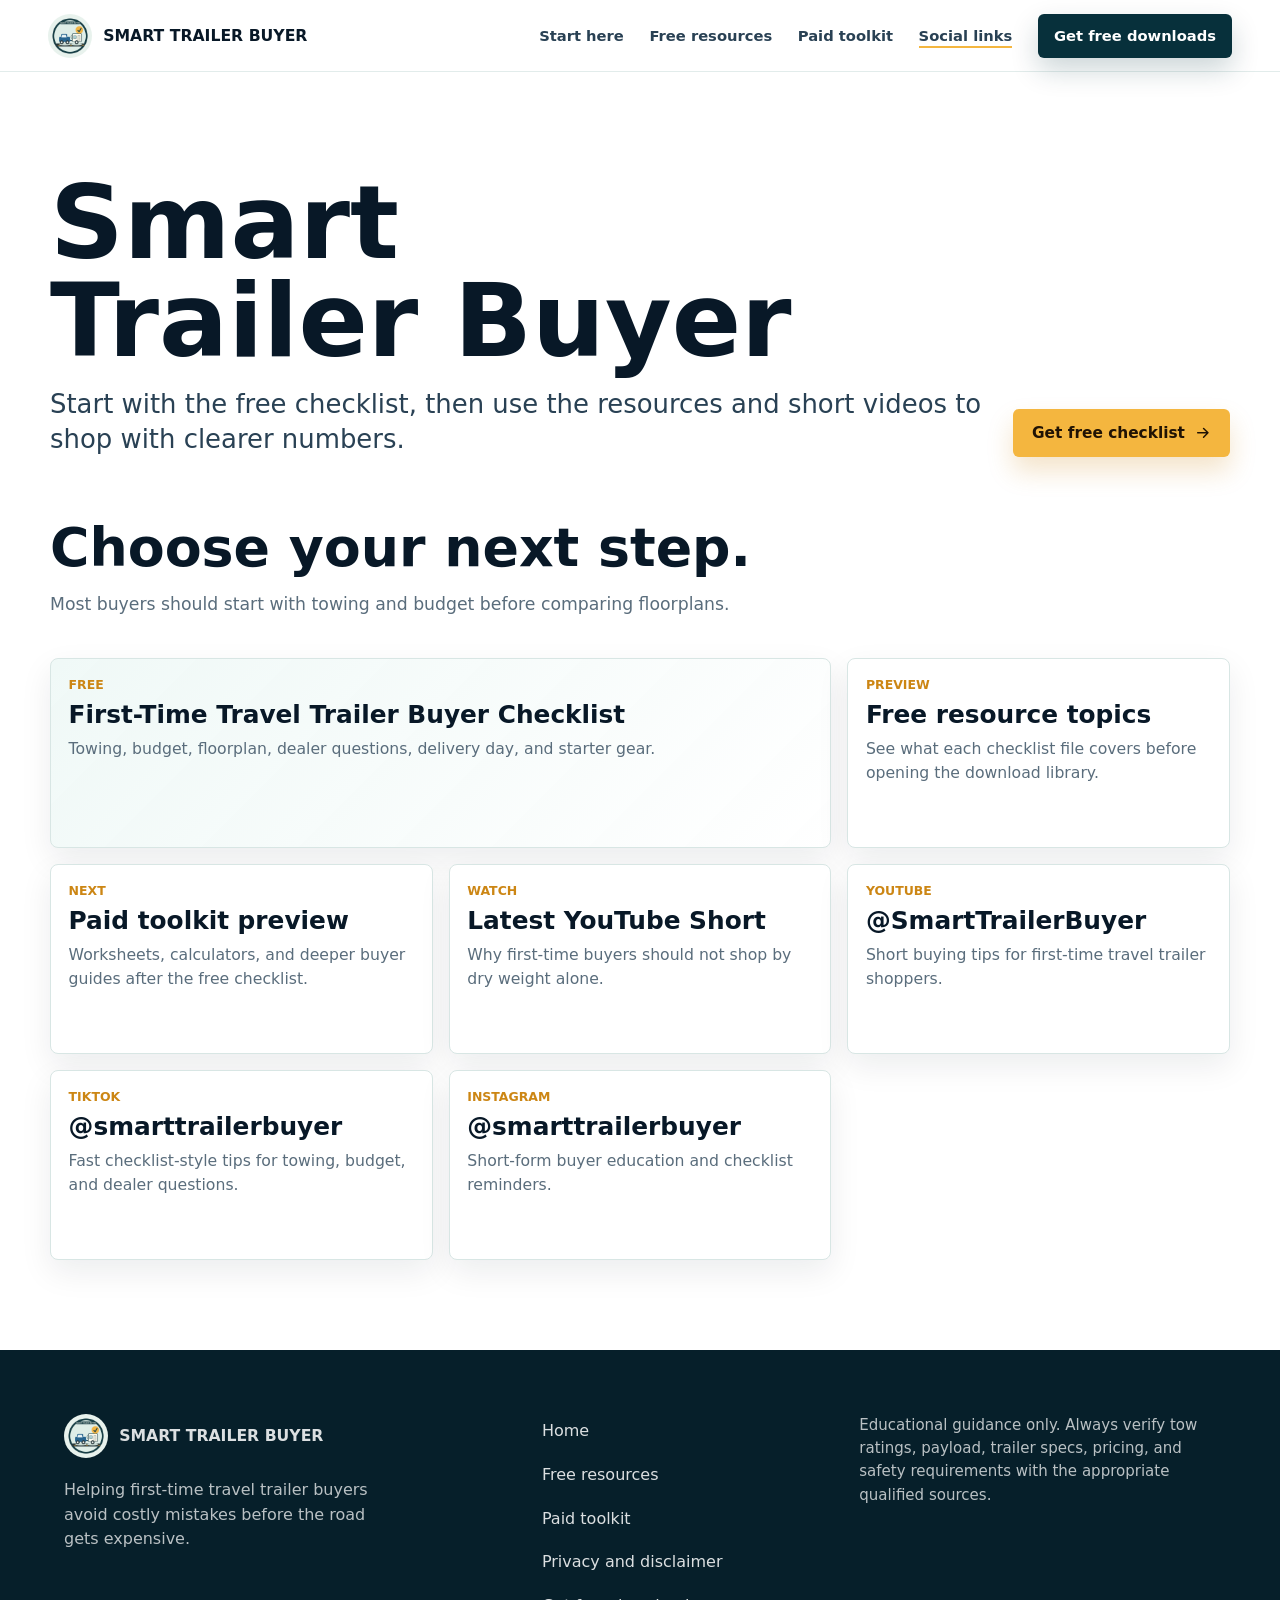
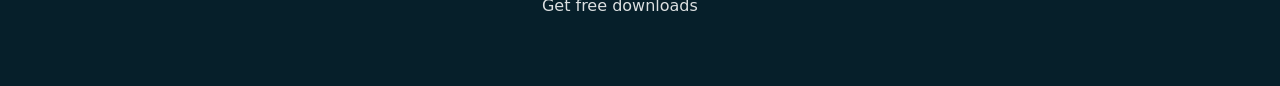
<file: links.html>
<!doctype html>
<html lang="en">
  <head>
    <meta charset="utf-8" />
    <meta name="viewport" content="width=device-width, initial-scale=1" />
    <meta
      name="description"
      content="Smart Trailer Buyer links for the free checklist, buyer resources, YouTube, TikTok, and Instagram."
    />
    <meta name="theme-color" content="#07303b" />
    <link rel="canonical" href="https://smarttrailerbuyer.com/links.html" />
    <meta property="og:type" content="website" />
    <meta property="og:site_name" content="Smart Trailer Buyer" />
    <meta property="og:url" content="https://smarttrailerbuyer.com/links.html" />
    <meta property="og:title" content="Smart Trailer Buyer Links" />
    <meta
      property="og:description"
      content="Start with the free first-time travel trailer buyer checklist, then follow Smart Trailer Buyer on YouTube, TikTok, and Instagram."
    />
    <meta property="og:image" content="https://smarttrailerbuyer.com/assets/hero-trailer-campsite.jpg" />
    <meta name="twitter:card" content="summary_large_image" />
    <meta name="twitter:title" content="Smart Trailer Buyer Links" />
    <meta
      name="twitter:description"
      content="Start with the free first-time travel trailer buyer checklist, then follow Smart Trailer Buyer on YouTube, TikTok, and Instagram."
    />
    <meta name="twitter:image" content="https://smarttrailerbuyer.com/assets/hero-trailer-campsite.jpg" />
    <title>Links | Smart Trailer Buyer</title>
    <link rel="stylesheet" href="styles.css?v=launch-20260623" />
    <link rel="icon" href="assets/smart-trailer-buyer-mark.png" />
    <script defer src="analytics-loader.js?v=launch-20260623"></script>
  </head>
  <body>
    <a class="skip-link" href="#main">Skip to content</a>

    <header class="site-header" data-site-header>
      <a class="brand" href="index.html" aria-label="Smart Trailer Buyer home">
        <img src="assets/smart-trailer-buyer-mark.png" alt="" width="44" height="44" />
        <span>Smart Trailer Buyer</span>
      </a>
      <button class="nav-toggle" type="button" aria-expanded="false" aria-controls="site-nav">
        <span class="sr-only">Open navigation</span>
        <svg aria-hidden="true" viewBox="0 0 24 24">
          <path d="M4 7h16M4 12h16M4 17h16" />
        </svg>
      </button>
      <nav class="site-nav" id="site-nav" aria-label="Primary navigation">
        <a href="index.html#start">Start here</a>
        <a href="free-resources.html">Free resources</a>
        <a href="paid-toolkit.html">Paid toolkit</a>
        <a aria-current="page" href="links.html">Social links</a>
        <a class="nav-cta" href="https://docs.google.com/forms/d/e/1FAIpQLSdH1wYYCZ9SqSf96cUZ6OXz_8ODyXU_800wetMPh14F6tSc_w/viewform?utm_source=social_bio&utm_medium=social&utm_campaign=checklist" target="_blank" rel="noreferrer" data-dynamic-utm data-location="nav">
          Get free downloads
        </a>
      </nav>
    </header>

    <main id="main">
      <section class="page-hero links-hero" aria-labelledby="links-title">
        <div>
          <h1 id="links-title">Smart Trailer Buyer</h1>
          <p>
            Start with the free checklist, then use the resources and short videos to shop with clearer numbers.
          </p>
        </div>
        <div class="hero-actions">
          <a class="button button-primary" href="https://docs.google.com/forms/d/e/1FAIpQLSdH1wYYCZ9SqSf96cUZ6OXz_8ODyXU_800wetMPh14F6tSc_w/viewform?utm_source=social_bio&utm_medium=social&utm_campaign=checklist" target="_blank" rel="noreferrer" data-dynamic-utm data-location="links hero">
            Get free checklist
            <svg aria-hidden="true" viewBox="0 0 24 24">
              <path d="M5 12h14m-6-6 6 6-6 6" />
            </svg>
          </a>
        </div>
      </section>

      <section class="section link-hub" aria-labelledby="hub-title">
        <div class="section-heading align-left">
          <h2 id="hub-title">Choose your next step.</h2>
          <p>Most buyers should start with towing and budget before comparing floorplans.</p>
        </div>

        <div class="link-grid">
          <a class="link-card primary-link-card" href="https://docs.google.com/forms/d/e/1FAIpQLSdH1wYYCZ9SqSf96cUZ6OXz_8ODyXU_800wetMPh14F6tSc_w/viewform?utm_source=social_bio&utm_medium=social&utm_campaign=checklist" target="_blank" rel="noreferrer" data-dynamic-utm data-location="links checklist">
            <span>Free</span>
            <strong>First-Time Travel Trailer Buyer Checklist</strong>
            <em>Towing, budget, floorplan, dealer questions, delivery day, and starter gear.</em>
          </a>
          <a class="link-card" href="free-resources.html">
            <span>Preview</span>
            <strong>Free resource topics</strong>
            <em>See what each checklist file covers before opening the download library.</em>
          </a>
          <a class="link-card" href="paid-toolkit.html">
            <span>Next</span>
            <strong>Paid toolkit preview</strong>
            <em>Worksheets, calculators, and deeper buyer guides after the free checklist.</em>
          </a>
          <a class="link-card" href="https://youtube.com/shorts/ArPwZ3WCaNQ" target="_blank" rel="noreferrer" data-location="links latest short">
            <span>Watch</span>
            <strong>Latest YouTube Short</strong>
            <em>Why first-time buyers should not shop by dry weight alone.</em>
          </a>
          <a class="link-card" href="https://www.youtube.com/channel/UCcExzKB1jj61bRd8XVA95UQ" target="_blank" rel="noreferrer" data-location="links youtube">
            <span>YouTube</span>
            <strong>@SmartTrailerBuyer</strong>
            <em>Short buying tips for first-time travel trailer shoppers.</em>
          </a>
          <a class="link-card" href="https://www.tiktok.com/@smarttrailerbuyer" target="_blank" rel="noreferrer" data-location="links tiktok">
            <span>TikTok</span>
            <strong>@smarttrailerbuyer</strong>
            <em>Fast checklist-style tips for towing, budget, and dealer questions.</em>
          </a>
          <a class="link-card" href="https://www.instagram.com/smarttrailerbuyer/" target="_blank" rel="noreferrer" data-location="links instagram">
            <span>Instagram</span>
            <strong>@smarttrailerbuyer</strong>
            <em>Short-form buyer education and checklist reminders.</em>
          </a>
        </div>
      </section>
    </main>

    <footer class="site-footer">
      <div class="footer-brand">
        <a class="brand footer-logo" href="index.html">
          <img src="assets/smart-trailer-buyer-mark.png" alt="" width="42" height="42" />
          <span>Smart Trailer Buyer</span>
        </a>
        <p>Helping first-time travel trailer buyers avoid costly mistakes before the road gets expensive.</p>
      </div>
      <nav aria-label="Footer navigation">
        <a href="index.html">Home</a>
        <a href="free-resources.html">Free resources</a>
        <a href="paid-toolkit.html">Paid toolkit</a>
        <a href="privacy.html">Privacy and disclaimer</a>
        <a href="https://docs.google.com/forms/d/e/1FAIpQLSdH1wYYCZ9SqSf96cUZ6OXz_8ODyXU_800wetMPh14F6tSc_w/viewform?utm_source=social_bio&utm_medium=social&utm_campaign=checklist" target="_blank" rel="noreferrer" data-dynamic-utm data-location="footer">Get free downloads</a>
      </nav>
      <p class="footer-note">
        Educational guidance only. Always verify tow ratings, payload, trailer specs, pricing, and safety requirements with the appropriate qualified sources.
      </p>
    </footer>

    <script src="script.js?v=launch-20260623"></script>
  </body>
</html>
</file>
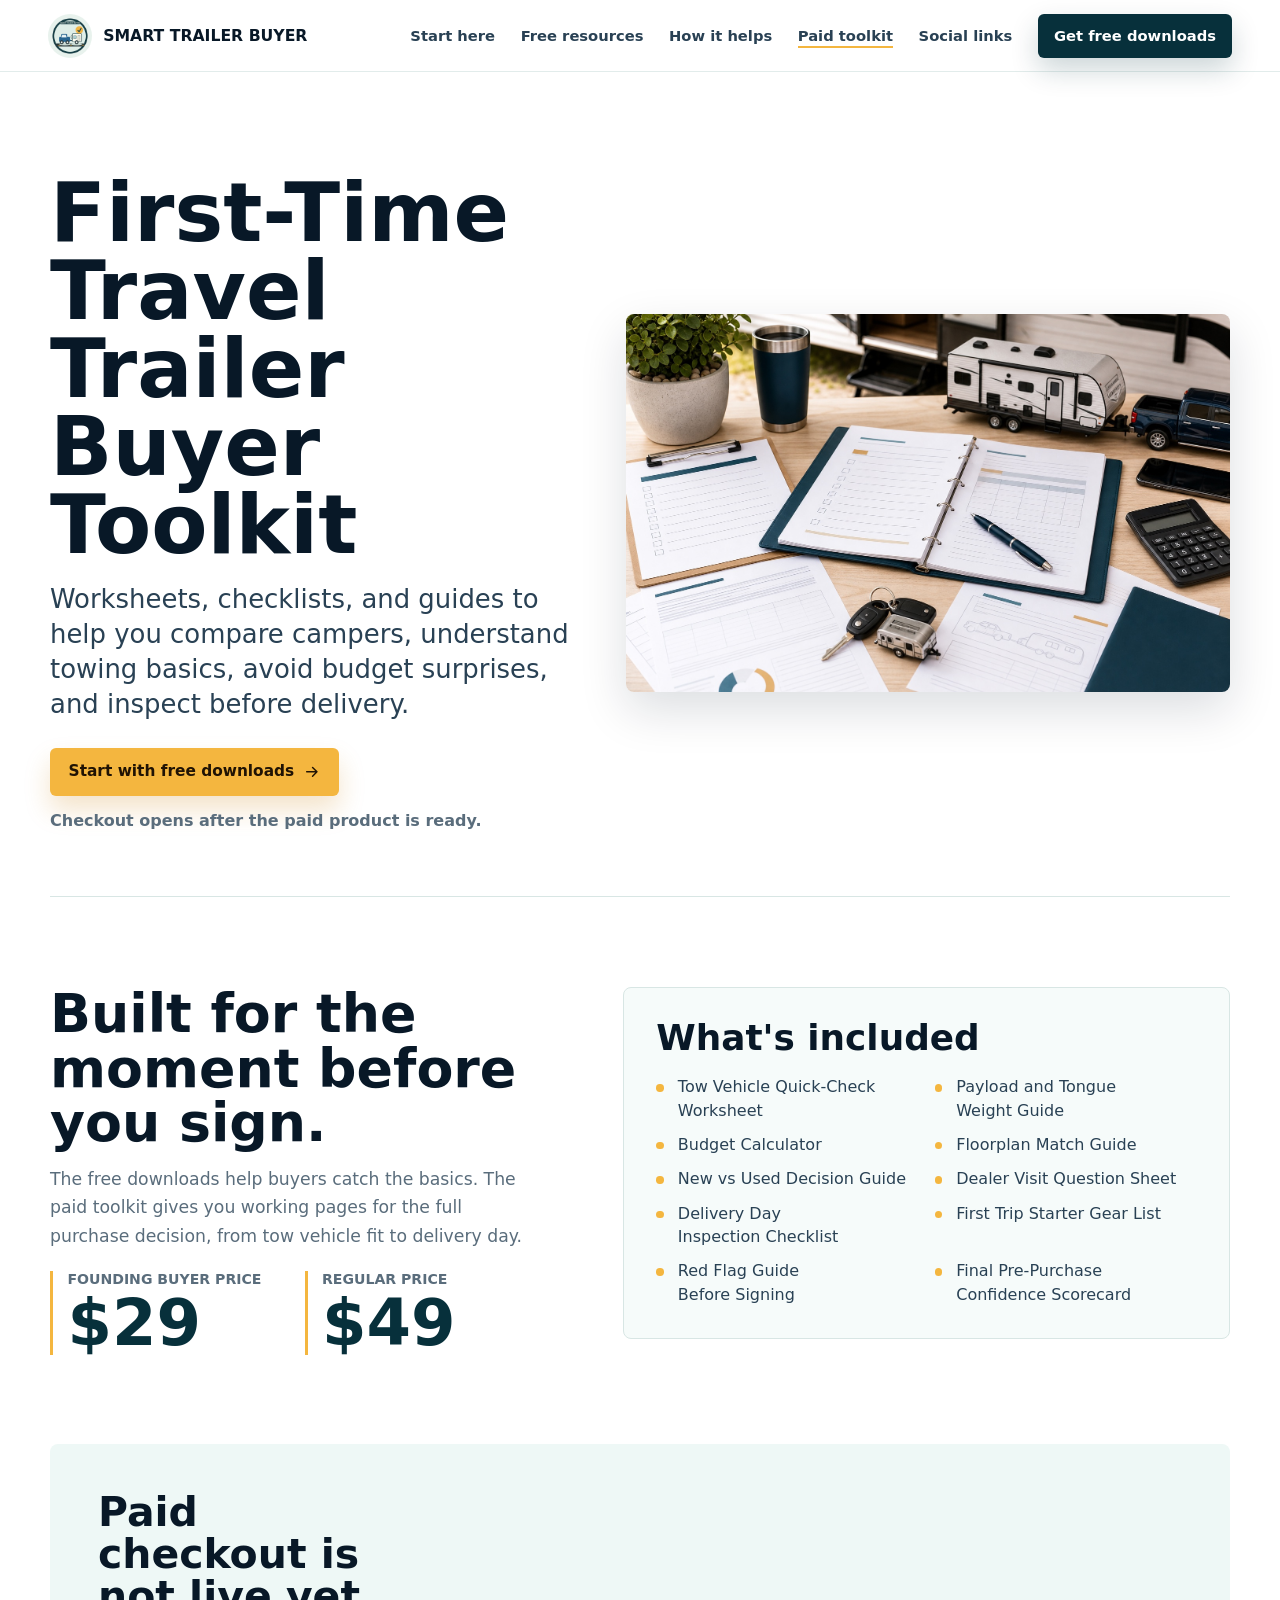
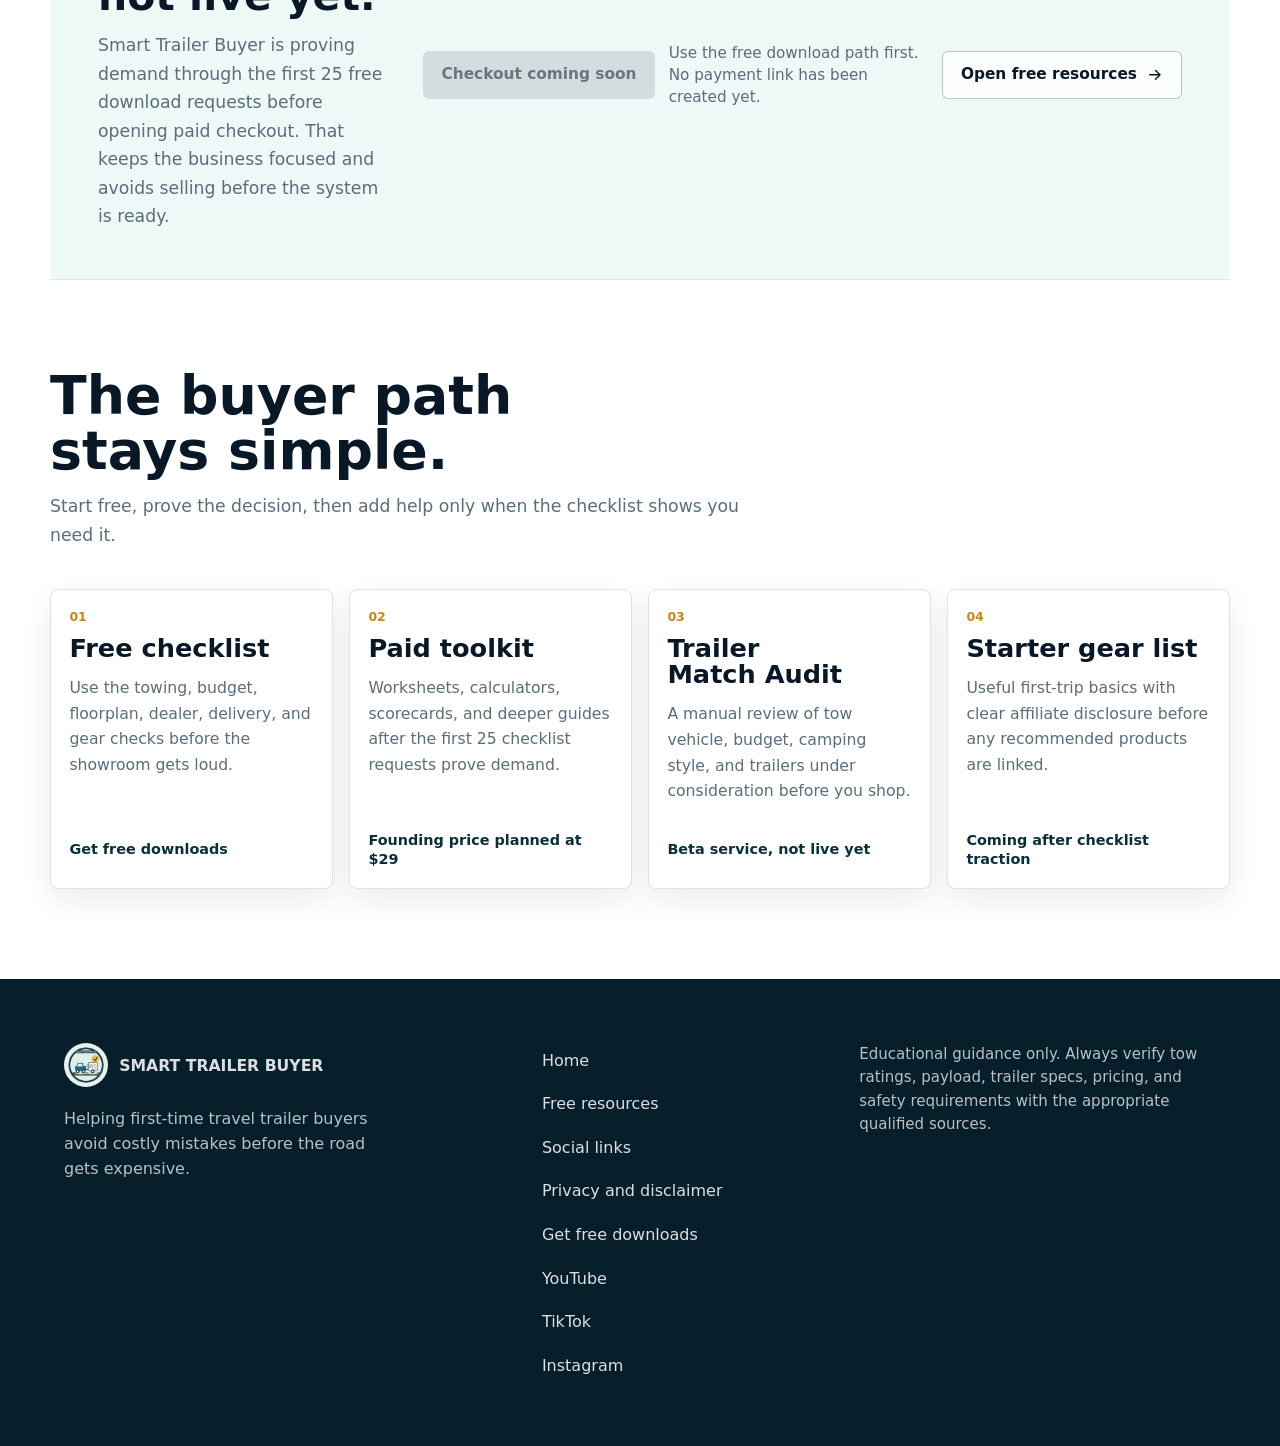
<file: paid-toolkit.html>
<!doctype html>
<html lang="en">
  <head>
    <meta charset="utf-8" />
    <meta name="viewport" content="width=device-width, initial-scale=1" />
    <meta
      name="description"
      content="Preview the First-Time Travel Trailer Buyer Toolkit from Smart Trailer Buyer."
    />
    <meta name="theme-color" content="#07303b" />
    <link rel="canonical" href="https://smarttrailerbuyer.com/paid-toolkit.html" />
    <meta property="og:type" content="website" />
    <meta property="og:site_name" content="Smart Trailer Buyer" />
    <meta property="og:url" content="https://smarttrailerbuyer.com/paid-toolkit.html" />
    <meta property="og:title" content="First-Time Travel Trailer Buyer Toolkit" />
    <meta
      property="og:description"
      content="Preview the paid toolkit path for first-time travel trailer buyers after the free checklist."
    />
    <meta property="og:image" content="https://smarttrailerbuyer.com/assets/toolkit-preview.jpg" />
    <meta name="twitter:card" content="summary_large_image" />
    <meta name="twitter:title" content="First-Time Travel Trailer Buyer Toolkit" />
    <meta
      name="twitter:description"
      content="Preview the paid toolkit path for first-time travel trailer buyers after the free checklist."
    />
    <meta name="twitter:image" content="https://smarttrailerbuyer.com/assets/toolkit-preview.jpg" />
    <title>Paid Toolkit | Smart Trailer Buyer</title>
    <link rel="preload" href="assets/toolkit-preview.jpg" as="image" />
    <link rel="stylesheet" href="styles.css?v=launch-20260623" />
    <link rel="icon" href="assets/smart-trailer-buyer-mark.png" />
    <script defer src="analytics-loader.js?v=launch-20260623"></script>
  </head>
  <body>
    <a class="skip-link" href="#main">Skip to content</a>

    <header class="site-header" data-site-header>
      <a class="brand" href="index.html" aria-label="Smart Trailer Buyer home">
        <img src="assets/smart-trailer-buyer-mark.png" alt="" width="44" height="44" />
        <span>Smart Trailer Buyer</span>
      </a>
      <button class="nav-toggle" type="button" aria-expanded="false" aria-controls="site-nav">
        <span class="sr-only">Open navigation</span>
        <svg aria-hidden="true" viewBox="0 0 24 24">
          <path d="M4 7h16M4 12h16M4 17h16" />
        </svg>
      </button>
      <nav class="site-nav" id="site-nav" aria-label="Primary navigation">
        <a href="index.html#start">Start here</a>
        <a href="free-resources.html">Free resources</a>
        <a href="index.html#how-it-helps">How it helps</a>
        <a aria-current="page" href="paid-toolkit.html">Paid toolkit</a>
        <a href="links.html">Social links</a>
        <a class="nav-cta" href="https://docs.google.com/forms/d/e/1FAIpQLSdH1wYYCZ9SqSf96cUZ6OXz_8ODyXU_800wetMPh14F6tSc_w/viewform?utm_source=website&utm_medium=site&utm_campaign=checklist" target="_blank" rel="noreferrer" data-location="nav">
          Get free downloads
        </a>
      </nav>
    </header>

    <main id="main">
      <section class="page-hero paid-hero" aria-labelledby="paid-title">
        <div class="paid-hero-copy">
          <h1 id="paid-title">First-Time Travel Trailer Buyer Toolkit</h1>
          <p>
            Worksheets, checklists, and guides to help you compare campers, understand towing basics, avoid budget surprises, and inspect before delivery.
          </p>
          <div class="hero-actions">
            <a class="button button-primary" href="https://docs.google.com/forms/d/e/1FAIpQLSdH1wYYCZ9SqSf96cUZ6OXz_8ODyXU_800wetMPh14F6tSc_w/viewform?utm_source=website&utm_medium=site&utm_campaign=checklist" target="_blank" rel="noreferrer" data-location="paid toolkit hero">
              Start with free downloads
              <svg aria-hidden="true" viewBox="0 0 24 24">
                <path d="M5 12h14m-6-6 6 6-6 6" />
              </svg>
            </a>
            <span class="status-note">Checkout opens after the paid product is ready.</span>
          </div>
        </div>
        <div class="paid-hero-media">
          <img src="assets/toolkit-preview.jpg" alt="A travel trailer buyer toolkit shown as worksheets, checklist pages, a calculator, keys, and a small trailer model." />
        </div>
      </section>

      <section class="section offer-section" aria-labelledby="offer-title">
        <div class="offer-summary">
          <h2 id="offer-title">Built for the moment before you sign.</h2>
          <p>
            The free downloads help buyers catch the basics. The paid toolkit gives you working pages for the full purchase decision, from tow vehicle fit to delivery day.
          </p>
          <dl class="price-stack large-price">
            <div>
              <dt>Founding buyer price</dt>
              <dd>$29</dd>
            </div>
            <div>
              <dt>Regular price</dt>
              <dd>$49</dd>
            </div>
          </dl>
        </div>

        <div class="included-list">
          <h2>What's included</h2>
          <ul>
            <li>Tow Vehicle Quick-Check Worksheet</li>
            <li>Payload and Tongue Weight Guide</li>
            <li>Budget Calculator</li>
            <li>Floorplan Match Guide</li>
            <li>New vs Used Decision Guide</li>
            <li>Dealer Visit Question Sheet</li>
            <li>Delivery Day Inspection Checklist</li>
            <li>First Trip Starter Gear List</li>
            <li>Red Flag Guide Before Signing</li>
            <li>Final Pre-Purchase Confidence Scorecard</li>
          </ul>
        </div>
      </section>

      <section class="section checkout-hold" aria-labelledby="checkout-title">
        <div>
          <h2 id="checkout-title">Paid checkout is not live yet.</h2>
          <p>
            Smart Trailer Buyer is proving demand through the first 25 free download requests before opening paid checkout. That keeps the business focused and avoids selling before the system is ready.
          </p>
        </div>
        <div class="checkout-actions">
          <button class="button button-disabled" type="button" disabled aria-describedby="checkout-help">
            Checkout coming soon
          </button>
          <p id="checkout-help">Use the free download path first. No payment link has been created yet.</p>
          <a class="button button-secondary" href="free-resources.html">
            Open free resources
            <svg aria-hidden="true" viewBox="0 0 24 24">
              <path d="M5 12h14m-6-6 6 6-6 6" />
            </svg>
          </a>
        </div>
      </section>

      <section class="section ladder-section" aria-labelledby="ladder-title">
        <div class="section-heading align-left">
          <h2 id="ladder-title">The buyer path stays simple.</h2>
          <p>
            Start free, prove the decision, then add help only when the checklist shows you need it.
          </p>
        </div>
        <div class="ladder-grid">
          <article>
            <span>01</span>
            <h3>Free checklist</h3>
            <p>Use the towing, budget, floorplan, dealer, delivery, and gear checks before the showroom gets loud.</p>
            <a href="https://docs.google.com/forms/d/e/1FAIpQLSdH1wYYCZ9SqSf96cUZ6OXz_8ODyXU_800wetMPh14F6tSc_w/viewform?utm_source=website&utm_medium=site&utm_campaign=checklist" target="_blank" rel="noreferrer" data-location="offer ladder">Get free downloads</a>
          </article>
          <article>
            <span>02</span>
            <h3>Paid toolkit</h3>
            <p>Worksheets, calculators, scorecards, and deeper guides after the first 25 checklist requests prove demand.</p>
            <strong>Founding price planned at $29</strong>
          </article>
          <article>
            <span>03</span>
            <h3>Trailer Match Audit</h3>
            <p>A manual review of tow vehicle, budget, camping style, and trailers under consideration before you shop.</p>
            <strong>Beta service, not live yet</strong>
          </article>
          <article>
            <span>04</span>
            <h3>Starter gear list</h3>
            <p>Useful first-trip basics with clear affiliate disclosure before any recommended products are linked.</p>
            <strong>Coming after checklist traction</strong>
          </article>
        </div>
      </section>
    </main>

    <footer class="site-footer">
      <div class="footer-brand">
        <a class="brand footer-logo" href="index.html">
          <img src="assets/smart-trailer-buyer-mark.png" alt="" width="42" height="42" />
          <span>Smart Trailer Buyer</span>
        </a>
        <p>Helping first-time travel trailer buyers avoid costly mistakes before the road gets expensive.</p>
      </div>
      <nav aria-label="Footer navigation">
        <a href="index.html">Home</a>
        <a href="free-resources.html">Free resources</a>
        <a href="links.html">Social links</a>
        <a href="privacy.html">Privacy and disclaimer</a>
        <a href="https://docs.google.com/forms/d/e/1FAIpQLSdH1wYYCZ9SqSf96cUZ6OXz_8ODyXU_800wetMPh14F6tSc_w/viewform?utm_source=website&utm_medium=site&utm_campaign=checklist" target="_blank" rel="noreferrer" data-location="footer">Get free downloads</a>
        <a href="https://www.youtube.com/channel/UCcExzKB1jj61bRd8XVA95UQ" target="_blank" rel="noreferrer" data-location="footer">YouTube</a>
        <a href="https://www.tiktok.com/@smarttrailerbuyer" target="_blank" rel="noreferrer" data-location="footer">TikTok</a>
        <a href="https://www.instagram.com/smarttrailerbuyer/" target="_blank" rel="noreferrer" data-location="footer">Instagram</a>
      </nav>
      <p class="footer-note">
        Educational guidance only. Always verify tow ratings, payload, trailer specs, pricing, and safety requirements with the appropriate qualified sources.
      </p>
    </footer>

    <script src="script.js?v=launch-20260623"></script>
  </body>
</html>
</file>
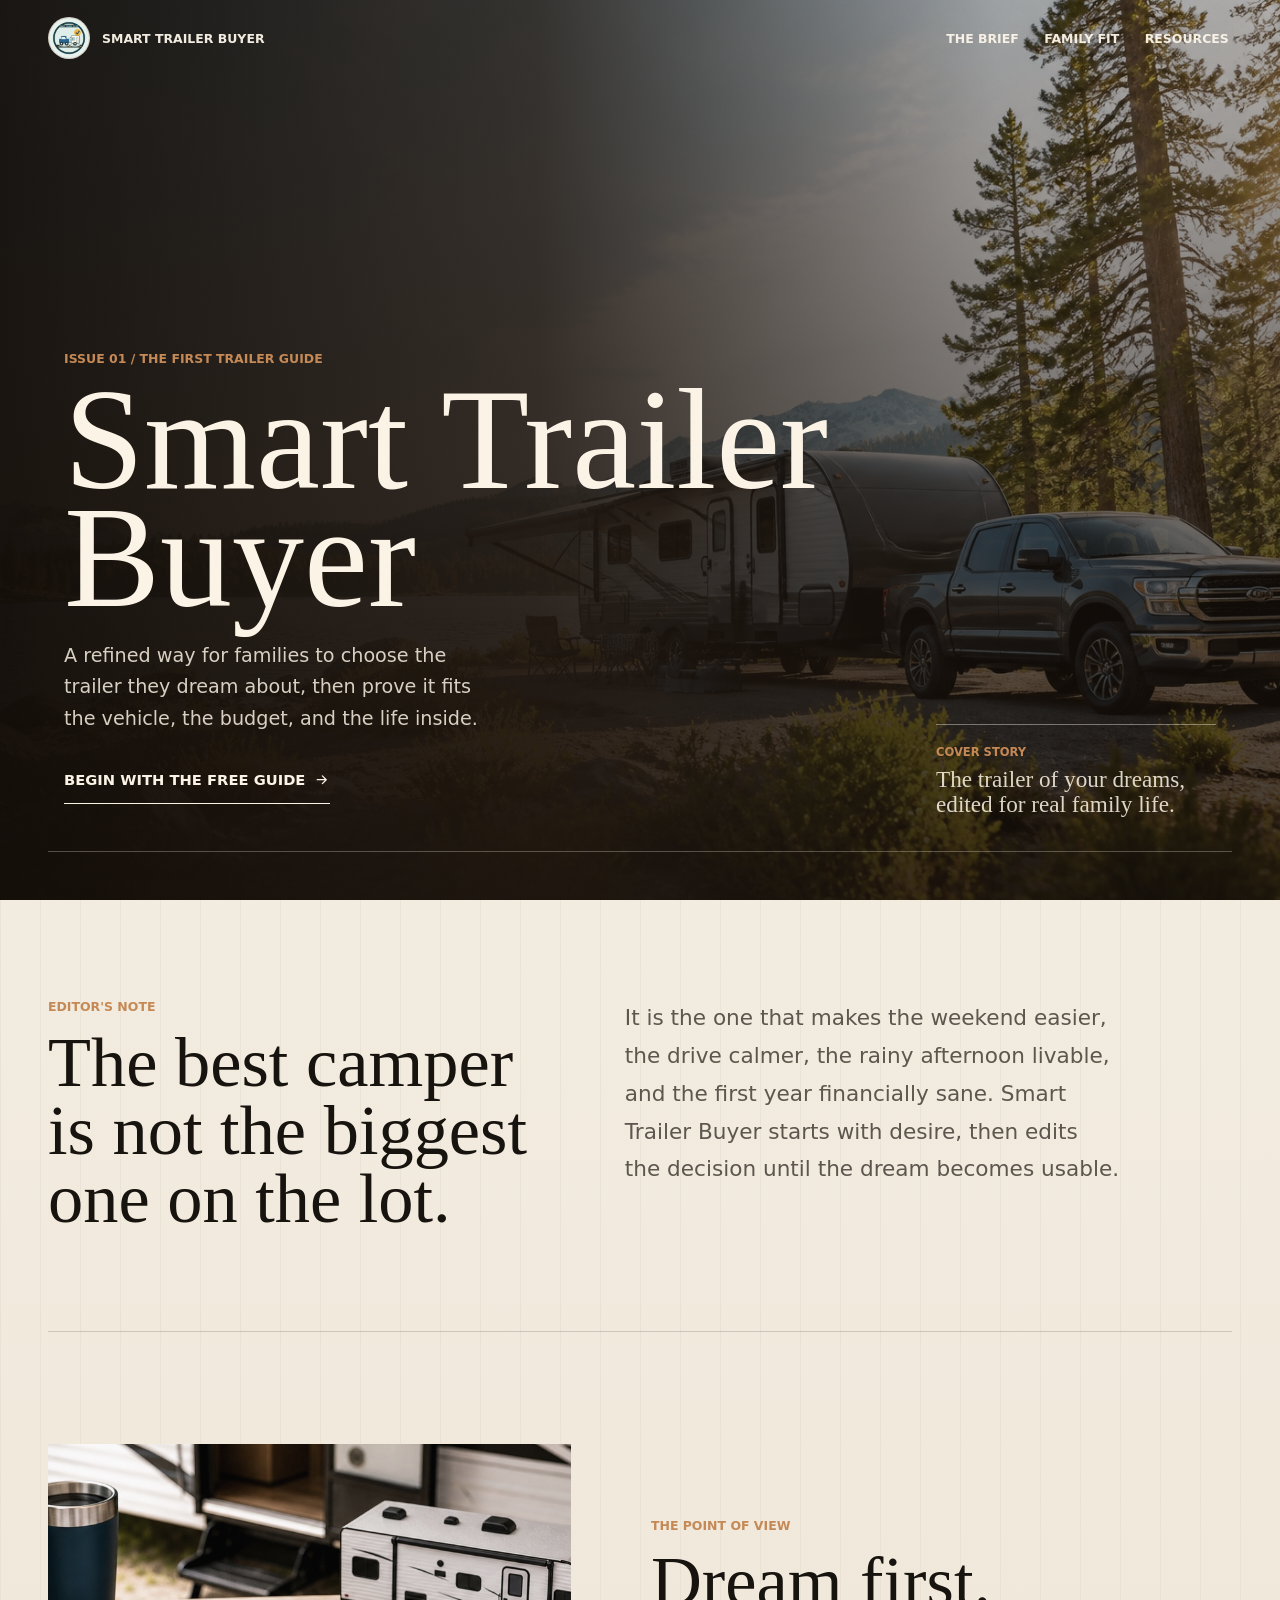
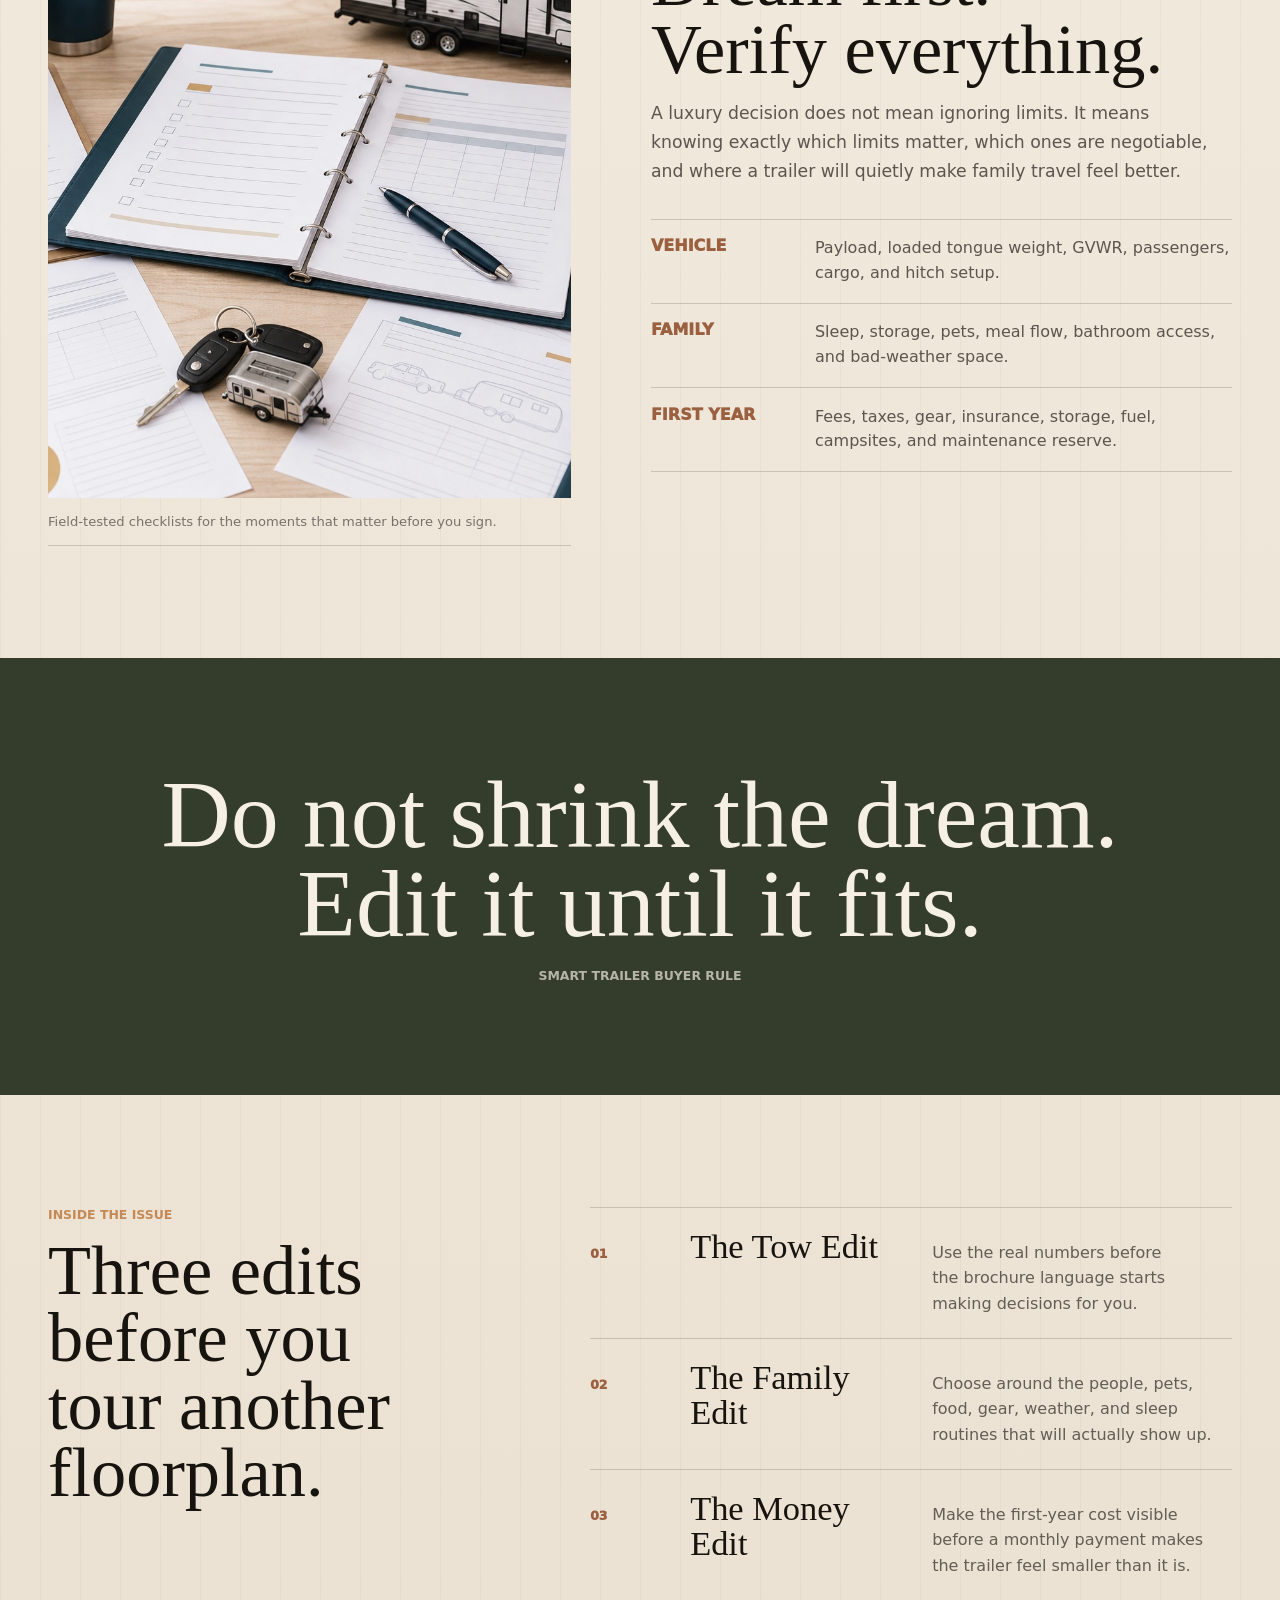
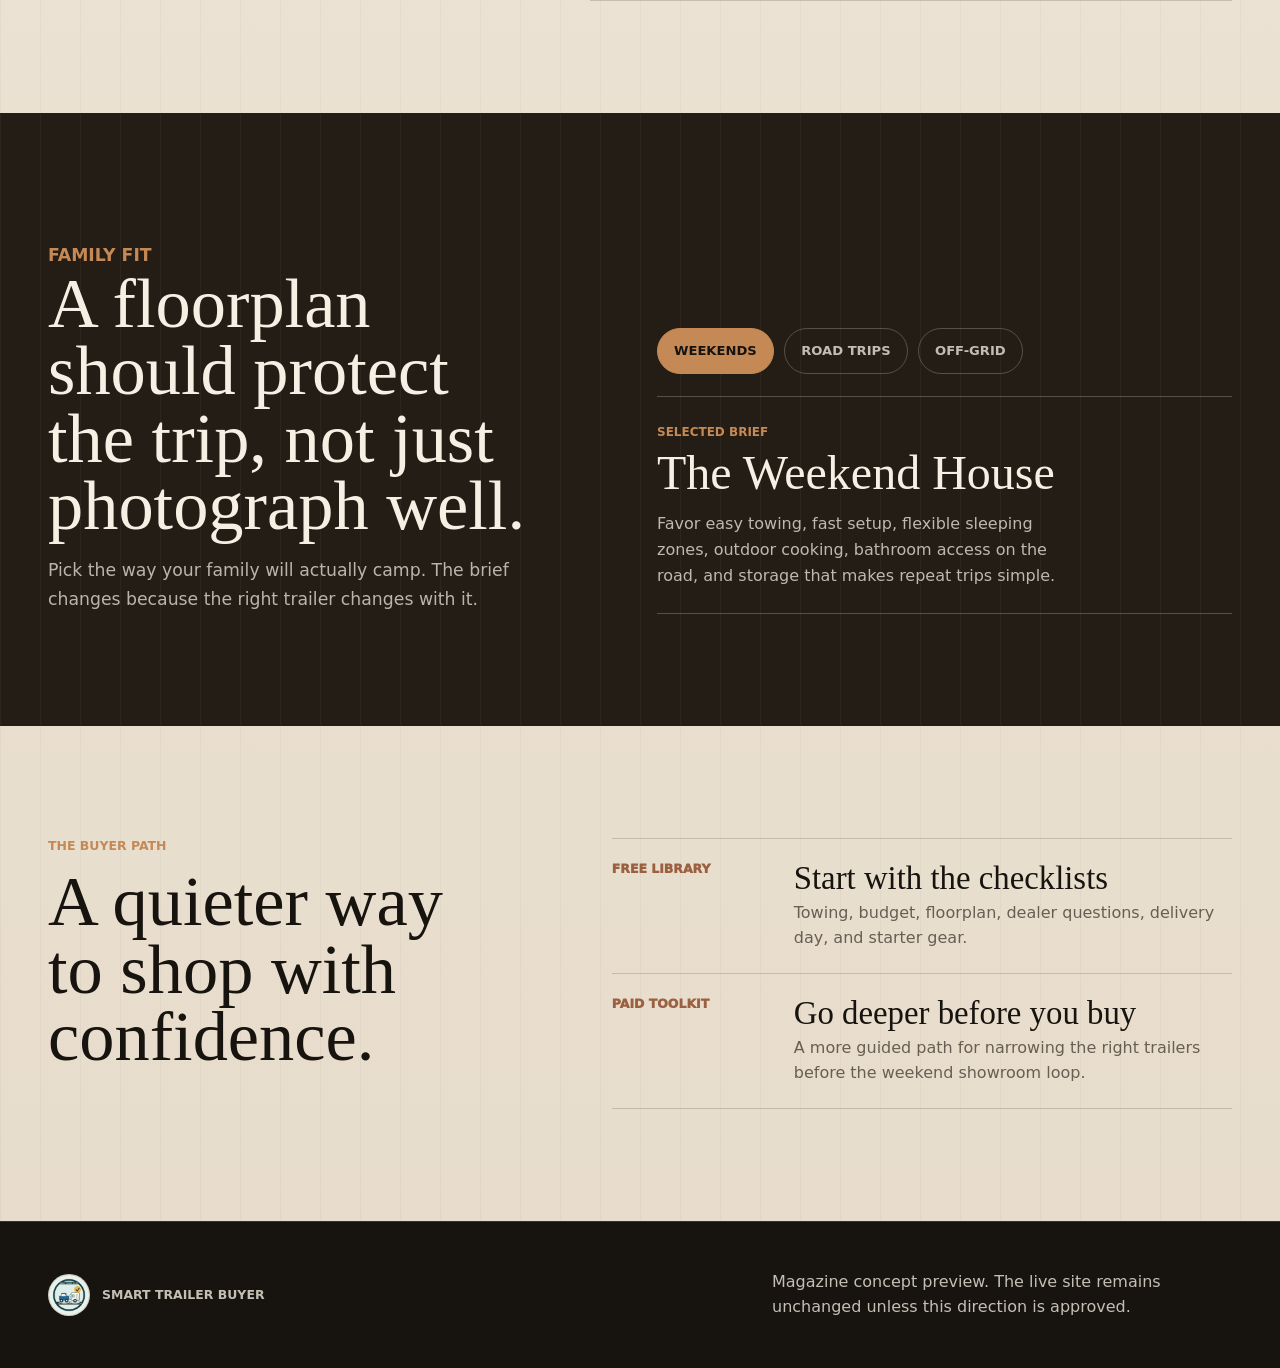
<file: premium-concept.html>
<!doctype html>
<html lang="en">
  <head>
    <meta charset="utf-8" />
    <meta name="viewport" content="width=device-width, initial-scale=1" />
    <meta
      name="description"
      content="A luxury magazine style concept preview for Smart Trailer Buyer."
    />
    <meta name="robots" content="noindex" />
    <title>Magazine Concept | Smart Trailer Buyer</title>
    <link rel="preload" href="assets/hero-trailer-campsite.jpg" as="image" />
    <link rel="preload" href="assets/toolkit-preview.jpg" as="image" />
    <link rel="stylesheet" href="premium-concept.css?v=magazine-20260606" />
  </head>
  <body>
    <a class="skip-link" href="#main">Skip to content</a>

    <header class="mag-header" data-concept-header>
      <a class="mag-brand" href="index.html" aria-label="Smart Trailer Buyer home">
        <img src="assets/smart-trailer-buyer-mark.png" alt="" width="42" height="42" />
        <span>Smart Trailer Buyer</span>
      </a>
      <nav aria-label="Magazine concept navigation">
        <a href="#brief">The Brief</a>
        <a href="#family-fit">Family Fit</a>
        <a href="#toolkit">Resources</a>
      </nav>
    </header>

    <main id="main">
      <section class="mag-hero" aria-labelledby="mag-title">
        <img
          class="mag-hero-image"
          src="assets/hero-trailer-campsite.jpg"
          alt="A travel trailer and tow vehicle at a calm mountain campsite."
          data-hero-image
        />
        <div class="mag-hero-shade" aria-hidden="true"></div>

        <div class="mag-cover">
          <p class="issue-line">Issue 01 / The first trailer guide</p>
          <h1 id="mag-title">Smart Trailer Buyer</h1>
          <p class="cover-deck">
            A refined way for families to choose the trailer they dream about, then prove it fits the vehicle, the budget, and the life inside.
          </p>
          <a class="text-cta text-cta-light" href="free-resources.html">
            Begin with the free guide
            <svg aria-hidden="true" viewBox="0 0 24 24">
              <path d="M5 12h14m-6-6 6 6-6 6" />
            </svg>
          </a>
        </div>

        <aside class="cover-note" aria-label="Cover story">
          <span>Cover Story</span>
          <p>The trailer of your dreams, edited for real family life.</p>
        </aside>
      </section>

      <section class="editor-letter" id="brief" aria-labelledby="brief-title">
        <div>
          <p class="kicker">Editor's note</p>
          <h2 id="brief-title">The best camper is not the biggest one on the lot.</h2>
        </div>
        <p>
          It is the one that makes the weekend easier, the drive calmer, the rainy afternoon livable, and the first year financially sane. Smart Trailer Buyer starts with desire, then edits the decision until the dream becomes usable.
        </p>
      </section>

      <section class="feature-spread" aria-labelledby="feature-title">
        <figure>
          <img src="assets/toolkit-preview.jpg" alt="Smart Trailer Buyer guide pages arranged on a table." />
          <figcaption>Field-tested checklists for the moments that matter before you sign.</figcaption>
        </figure>
        <div class="feature-copy">
          <p class="kicker">The point of view</p>
          <h2 id="feature-title">Dream first. Verify everything.</h2>
          <p>
            A luxury decision does not mean ignoring limits. It means knowing exactly which limits matter, which ones are negotiable, and where a trailer will quietly make family travel feel better.
          </p>
          <dl class="fact-list">
            <div>
              <dt>Vehicle</dt>
              <dd>Payload, loaded tongue weight, GVWR, passengers, cargo, and hitch setup.</dd>
            </div>
            <div>
              <dt>Family</dt>
              <dd>Sleep, storage, pets, meal flow, bathroom access, and bad-weather space.</dd>
            </div>
            <div>
              <dt>First Year</dt>
              <dd>Fees, taxes, gear, insurance, storage, fuel, campsites, and maintenance reserve.</dd>
            </div>
          </dl>
        </div>
      </section>

      <section class="pull-quote" aria-label="Buyer rule">
        <p>Do not shrink the dream. Edit it until it fits.</p>
        <span>Smart Trailer Buyer rule</span>
      </section>

      <section class="issue-index" aria-labelledby="index-title">
        <div class="index-intro">
          <p class="kicker">Inside the issue</p>
          <h2 id="index-title">Three edits before you tour another floorplan.</h2>
        </div>
        <div class="index-list">
          <article>
            <span>01</span>
            <h3>The Tow Edit</h3>
            <p>Use the real numbers before the brochure language starts making decisions for you.</p>
          </article>
          <article>
            <span>02</span>
            <h3>The Family Edit</h3>
            <p>Choose around the people, pets, food, gear, weather, and sleep routines that will actually show up.</p>
          </article>
          <article>
            <span>03</span>
            <h3>The Money Edit</h3>
            <p>Make the first-year cost visible before a monthly payment makes the trailer feel smaller than it is.</p>
          </article>
        </div>
      </section>

      <section class="family-fit" id="family-fit" aria-labelledby="family-title">
        <div class="family-copy">
          <p class="kicker">Family fit</p>
          <h2 id="family-title">A floorplan should protect the trip, not just photograph well.</h2>
          <p>
            Pick the way your family will actually camp. The brief changes because the right trailer changes with it.
          </p>
        </div>

        <div class="brief-switcher" data-brief-switcher>
          <div class="brief-tabs" role="group" aria-label="Choose a camping brief">
            <button
              class="is-active"
              type="button"
              data-brief-choice
              data-title="The Weekend House"
              data-copy="Favor easy towing, fast setup, flexible sleeping zones, outdoor cooking, bathroom access on the road, and storage that makes repeat trips simple."
              aria-pressed="true"
            >
              Weekends
            </button>
            <button
              type="button"
              data-brief-choice
              data-title="The Long Road Suite"
              data-copy="Favor seating comfort, cargo capacity, fridge access, tank sizes, bed quality, weather protection, and a quiet reset spot for everyone."
              aria-pressed="false"
            >
              Road Trips
            </button>
            <button
              type="button"
              data-brief-choice
              data-title="The Off-Grid Cabin"
              data-copy="Favor solar readiness, battery capacity, ground clearance, water storage, insulation, tire quality, payload margin, and simple systems."
              aria-pressed="false"
            >
              Off-Grid
            </button>
          </div>
          <div class="brief-result" aria-live="polite">
            <span>Selected brief</span>
            <h3 data-brief-title>The Weekend House</h3>
            <p data-brief-copy>
              Favor easy towing, fast setup, flexible sleeping zones, outdoor cooking, bathroom access on the road, and storage that makes repeat trips simple.
            </p>
          </div>
        </div>
      </section>

      <section class="buying-brief" id="toolkit" aria-labelledby="toolkit-title">
        <div>
          <p class="kicker">The buyer path</p>
          <h2 id="toolkit-title">A quieter way to shop with confidence.</h2>
        </div>
        <div class="brief-links">
          <a href="free-resources.html">
            <span>Free Library</span>
            <strong>Start with the checklists</strong>
            <em>Towing, budget, floorplan, dealer questions, delivery day, and starter gear.</em>
          </a>
          <a href="paid-toolkit.html">
            <span>Paid Toolkit</span>
            <strong>Go deeper before you buy</strong>
            <em>A more guided path for narrowing the right trailers before the weekend showroom loop.</em>
          </a>
        </div>
      </section>
    </main>

    <footer class="mag-footer">
      <a class="mag-brand" href="index.html">
        <img src="assets/smart-trailer-buyer-mark.png" alt="" width="42" height="42" />
        <span>Smart Trailer Buyer</span>
      </a>
      <p>Magazine concept preview. The live site remains unchanged unless this direction is approved.</p>
    </footer>

    <script src="premium-concept.js?v=magazine-20260606"></script>
  </body>
</html>
</file>
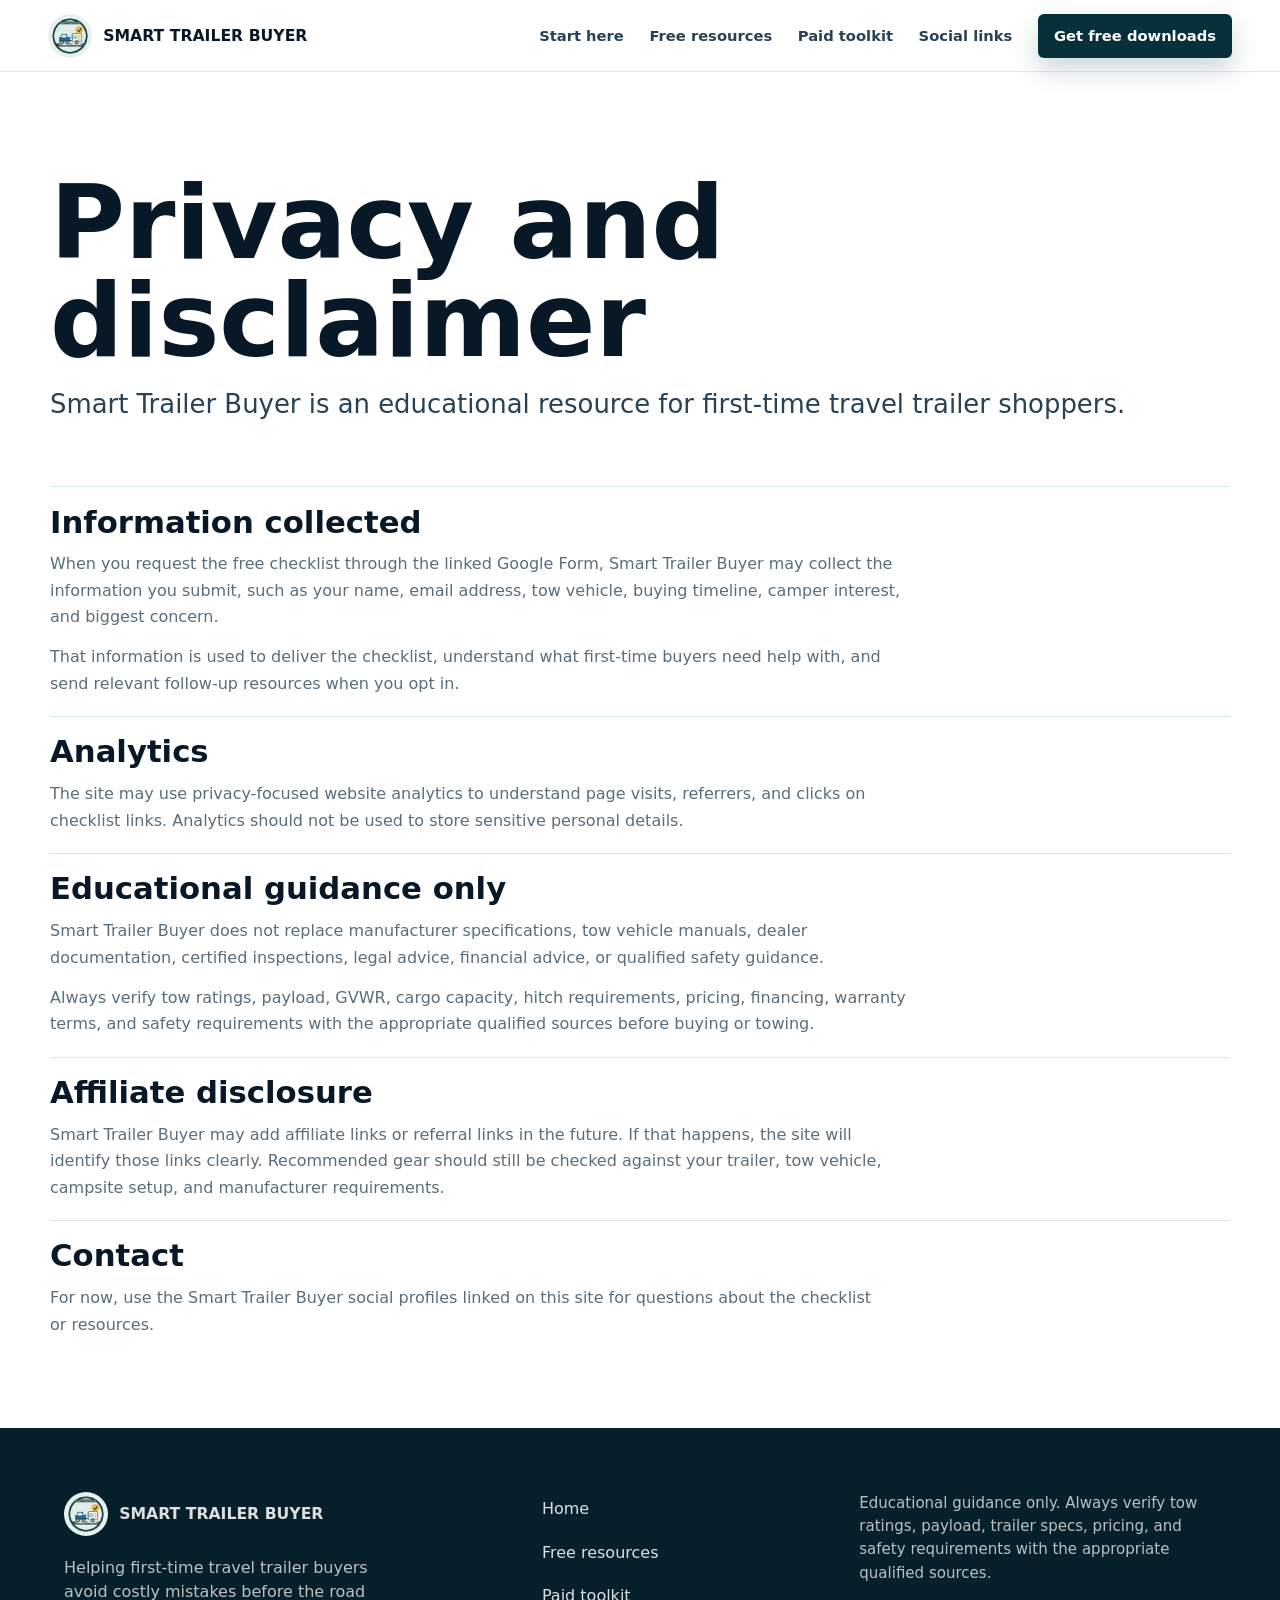
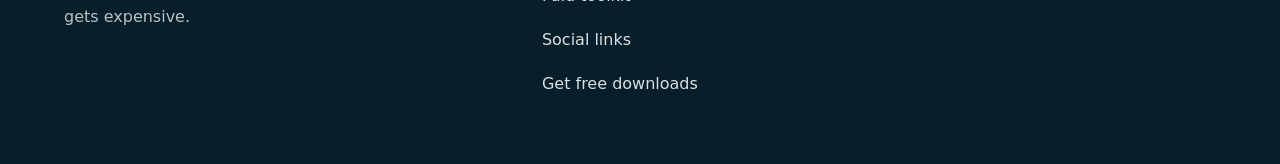
<file: privacy.html>
<!doctype html>
<html lang="en">
  <head>
    <meta charset="utf-8" />
    <meta name="viewport" content="width=device-width, initial-scale=1" />
    <meta
      name="description"
      content="Privacy, educational disclaimer, and affiliate disclosure information for Smart Trailer Buyer."
    />
    <meta name="theme-color" content="#07303b" />
    <link rel="canonical" href="https://smarttrailerbuyer.com/privacy.html" />
    <meta property="og:type" content="website" />
    <meta property="og:site_name" content="Smart Trailer Buyer" />
    <meta property="og:url" content="https://smarttrailerbuyer.com/privacy.html" />
    <meta property="og:title" content="Privacy and Disclaimer | Smart Trailer Buyer" />
    <meta
      property="og:description"
      content="How Smart Trailer Buyer handles checklist signups, educational guidance, and future affiliate links."
    />
    <meta property="og:image" content="https://smarttrailerbuyer.com/assets/hero-trailer-campsite.jpg" />
    <meta name="twitter:card" content="summary_large_image" />
    <meta name="twitter:title" content="Privacy and Disclaimer | Smart Trailer Buyer" />
    <meta
      name="twitter:description"
      content="How Smart Trailer Buyer handles checklist signups, educational guidance, and future affiliate links."
    />
    <meta name="twitter:image" content="https://smarttrailerbuyer.com/assets/hero-trailer-campsite.jpg" />
    <title>Privacy and Disclaimer | Smart Trailer Buyer</title>
    <link rel="stylesheet" href="styles.css?v=launch-20260623" />
    <link rel="icon" href="assets/smart-trailer-buyer-mark.png" />
    <script defer src="analytics-loader.js?v=launch-20260623"></script>
  </head>
  <body>
    <a class="skip-link" href="#main">Skip to content</a>

    <header class="site-header" data-site-header>
      <a class="brand" href="index.html" aria-label="Smart Trailer Buyer home">
        <img src="assets/smart-trailer-buyer-mark.png" alt="" width="44" height="44" />
        <span>Smart Trailer Buyer</span>
      </a>
      <button class="nav-toggle" type="button" aria-expanded="false" aria-controls="site-nav">
        <span class="sr-only">Open navigation</span>
        <svg aria-hidden="true" viewBox="0 0 24 24">
          <path d="M4 7h16M4 12h16M4 17h16" />
        </svg>
      </button>
      <nav class="site-nav" id="site-nav" aria-label="Primary navigation">
        <a href="index.html#start">Start here</a>
        <a href="free-resources.html">Free resources</a>
        <a href="paid-toolkit.html">Paid toolkit</a>
        <a href="links.html">Social links</a>
        <a class="nav-cta" href="https://docs.google.com/forms/d/e/1FAIpQLSdH1wYYCZ9SqSf96cUZ6OXz_8ODyXU_800wetMPh14F6tSc_w/viewform?utm_source=website&utm_medium=site&utm_campaign=checklist" target="_blank" rel="noreferrer" data-location="nav">
          Get free downloads
        </a>
      </nav>
    </header>

    <main id="main">
      <section class="page-hero compact-hero" aria-labelledby="privacy-title">
        <div>
          <h1 id="privacy-title">Privacy and disclaimer</h1>
          <p>
            Smart Trailer Buyer is an educational resource for first-time travel trailer shoppers.
          </p>
        </div>
      </section>

      <section class="section legal-section" aria-label="Privacy and disclaimer details">
        <article>
          <h2>Information collected</h2>
          <p>
            When you request the free checklist through the linked Google Form, Smart Trailer Buyer may collect the information you submit, such as your name, email address, tow vehicle, buying timeline, camper interest, and biggest concern.
          </p>
          <p>
            That information is used to deliver the checklist, understand what first-time buyers need help with, and send relevant follow-up resources when you opt in.
          </p>
        </article>

        <article>
          <h2>Analytics</h2>
          <p>
            The site may use privacy-focused website analytics to understand page visits, referrers, and clicks on checklist links. Analytics should not be used to store sensitive personal details.
          </p>
        </article>

        <article>
          <h2>Educational guidance only</h2>
          <p>
            Smart Trailer Buyer does not replace manufacturer specifications, tow vehicle manuals, dealer documentation, certified inspections, legal advice, financial advice, or qualified safety guidance.
          </p>
          <p>
            Always verify tow ratings, payload, GVWR, cargo capacity, hitch requirements, pricing, financing, warranty terms, and safety requirements with the appropriate qualified sources before buying or towing.
          </p>
        </article>

        <article>
          <h2>Affiliate disclosure</h2>
          <p>
            Smart Trailer Buyer may add affiliate links or referral links in the future. If that happens, the site will identify those links clearly. Recommended gear should still be checked against your trailer, tow vehicle, campsite setup, and manufacturer requirements.
          </p>
        </article>

        <article>
          <h2>Contact</h2>
          <p>
            For now, use the Smart Trailer Buyer social profiles linked on this site for questions about the checklist or resources.
          </p>
        </article>
      </section>
    </main>

    <footer class="site-footer">
      <div class="footer-brand">
        <a class="brand footer-logo" href="index.html">
          <img src="assets/smart-trailer-buyer-mark.png" alt="" width="42" height="42" />
          <span>Smart Trailer Buyer</span>
        </a>
        <p>Helping first-time travel trailer buyers avoid costly mistakes before the road gets expensive.</p>
      </div>
      <nav aria-label="Footer navigation">
        <a href="index.html">Home</a>
        <a href="free-resources.html">Free resources</a>
        <a href="paid-toolkit.html">Paid toolkit</a>
        <a href="links.html">Social links</a>
        <a href="https://docs.google.com/forms/d/e/1FAIpQLSdH1wYYCZ9SqSf96cUZ6OXz_8ODyXU_800wetMPh14F6tSc_w/viewform?utm_source=website&utm_medium=site&utm_campaign=checklist" target="_blank" rel="noreferrer" data-location="footer">Get free downloads</a>
      </nav>
      <p class="footer-note">
        Educational guidance only. Always verify tow ratings, payload, trailer specs, pricing, and safety requirements with the appropriate qualified sources.
      </p>
    </footer>

    <script src="script.js?v=launch-20260623"></script>
  </body>
</html>
</file>
<file: styles.css>
:root {
  --ink: #081827;
  --ink-soft: #294154;
  --muted: #5a6d7c;
  --paper: #ffffff;
  --sky: #eef8f6;
  --mist: #f6fbfa;
  --line: #d8e6e4;
  --teal: #0f4c55;
  --teal-deep: #07303b;
  --blue: #256c96;
  --amber: #f4b63f;
  --amber-deep: #cc8614;
  --forest: #2f644f;
  --shadow: 0 18px 48px rgba(8, 24, 39, 0.14);
  --shadow-soft: 0 12px 32px rgba(8, 24, 39, 0.08);
  --radius: 8px;
  --radius-sm: 6px;
  --max: 1180px;
  font-family: "Avenir Next", Avenir, ui-sans-serif, system-ui, -apple-system, BlinkMacSystemFont, "Segoe UI", sans-serif;
  color: var(--ink);
  background: var(--paper);
}

* {
  box-sizing: border-box;
}

html {
  scroll-behavior: smooth;
}

body {
  margin: 0;
  min-width: 320px;
  color: var(--ink);
  background: var(--paper);
}

img {
  display: block;
  max-width: 100%;
}

a {
  color: inherit;
}

button,
input,
textarea,
select {
  font: inherit;
}

svg {
  width: 1.15em;
  height: 1.15em;
}

svg path {
  fill: none;
  stroke: currentColor;
  stroke-width: 2;
  stroke-linecap: round;
  stroke-linejoin: round;
}

h1,
h2,
h3 {
  text-wrap: balance;
}

p,
li {
  text-wrap: pretty;
}

.skip-link {
  position: absolute;
  left: 1rem;
  top: 0.75rem;
  z-index: 20;
  transform: translateY(-150%);
  border-radius: var(--radius-sm);
  background: var(--ink);
  color: var(--paper);
  padding: 0.65rem 0.85rem;
  text-decoration: none;
}

.skip-link:focus {
  transform: translateY(0);
}

.sr-only {
  position: absolute;
  width: 1px;
  height: 1px;
  padding: 0;
  margin: -1px;
  overflow: hidden;
  clip: rect(0, 0, 0, 0);
  white-space: nowrap;
  border: 0;
}

.site-header {
  position: sticky;
  top: 0;
  z-index: 12;
  display: flex;
  align-items: center;
  justify-content: space-between;
  gap: 1rem;
  min-height: 72px;
  padding: 0.65rem clamp(1rem, 4vw, 3rem);
  background: rgba(255, 255, 255, 0.92);
  border-bottom: 1px solid rgba(216, 230, 228, 0.75);
  backdrop-filter: blur(18px);
}

.brand {
  display: inline-flex;
  align-items: center;
  gap: 0.7rem;
  color: var(--ink);
  font-size: 0.98rem;
  font-weight: 800;
  letter-spacing: 0;
  text-decoration: none;
  text-transform: uppercase;
}

.brand img {
  width: 44px;
  height: 44px;
  border-radius: 50%;
}

.site-nav {
  display: flex;
  align-items: center;
  gap: clamp(1rem, 2vw, 1.75rem);
  color: var(--ink-soft);
  font-size: 0.92rem;
  font-weight: 700;
}

.site-nav a {
  text-decoration: none;
}

.site-nav a:not(.nav-cta) {
  position: relative;
  padding: 0.45rem 0;
}

.site-nav a:not(.nav-cta)::after {
  position: absolute;
  right: 0;
  bottom: 0.2rem;
  left: 0;
  height: 2px;
  background: var(--amber);
  content: "";
  opacity: 0;
  transform: scaleX(0.35);
  transition: opacity 180ms ease, transform 180ms ease;
}

.site-nav a:hover::after,
.site-nav a:focus-visible::after,
.site-nav a[aria-current="page"]::after {
  opacity: 1;
  transform: scaleX(1);
}

.nav-cta {
  display: inline-flex;
  align-items: center;
  justify-content: center;
  min-height: 44px;
  border-radius: var(--radius-sm);
  background: var(--teal-deep);
  color: var(--paper);
  padding: 0.75rem 1rem;
  box-shadow: 0 12px 28px rgba(7, 48, 59, 0.2);
}

.nav-cta:hover,
.nav-cta:focus-visible {
  background: var(--teal);
}

.nav-toggle {
  display: none;
  align-items: center;
  justify-content: center;
  width: 44px;
  height: 44px;
  border: 1px solid var(--line);
  border-radius: var(--radius-sm);
  background: var(--paper);
  color: var(--ink);
}

.hero {
  position: relative;
  display: grid;
  min-height: min(720px, calc(100svh - 126px));
  overflow: hidden;
  isolation: isolate;
}

.hero-image,
.hero-scrim {
  position: absolute;
  inset: 0;
  width: 100%;
  height: 100%;
}

.hero-image {
  z-index: -2;
  object-fit: cover;
  object-position: center;
}

.hero-scrim {
  z-index: -1;
  background:
    linear-gradient(90deg, rgba(255, 255, 255, 0.96) 0%, rgba(255, 255, 255, 0.83) 35%, rgba(255, 255, 255, 0.15) 68%),
    linear-gradient(180deg, rgba(255, 255, 255, 0.45) 0%, rgba(255, 255, 255, 0.02) 45%, rgba(8, 24, 39, 0.06) 100%);
}

.hero-content {
  display: flex;
  flex-direction: column;
  justify-content: center;
  width: min(920px, 100%);
  padding: clamp(3.5rem, 9vw, 7rem) clamp(1.25rem, 8vw, 7.5rem);
}

.hero h1 {
  margin: 0;
  color: var(--ink);
  font-size: clamp(3.2rem, 6.2vw, 5.7rem);
  line-height: 0.94;
  letter-spacing: 0;
}

.page-hero h1 {
  margin: 0;
  color: var(--ink);
  font-size: clamp(3.2rem, 8vw, 6.8rem);
  line-height: 0.95;
  letter-spacing: 0;
}

.hero p,
.page-hero p {
  margin: 1.15rem 0 0;
  color: var(--ink-soft);
  font-size: clamp(1.22rem, 2.2vw, 1.62rem);
  line-height: 1.35;
}

.hero-actions,
.toolkit-actions,
.checkout-actions {
  display: flex;
  flex-wrap: wrap;
  align-items: center;
  gap: 0.85rem;
  margin-top: 1.65rem;
}

.button {
  display: inline-flex;
  align-items: center;
  justify-content: center;
  gap: 0.55rem;
  min-height: 48px;
  border: 1px solid transparent;
  border-radius: var(--radius-sm);
  padding: 0.85rem 1.1rem;
  font-size: 0.96rem;
  font-weight: 800;
  line-height: 1;
  text-decoration: none;
  transition: background-color 180ms ease, border-color 180ms ease, color 180ms ease, transform 180ms ease, box-shadow 180ms ease;
}

.button:hover,
.button:focus-visible {
  transform: translateY(-1px);
}

.button:active,
.nav-cta:active,
.router-option:active,
.resource-card:active,
.download-card:active,
.folder-row a:active {
  transform: translateY(1px) scale(0.99);
}

.button-primary {
  background: var(--amber);
  color: #201304;
  box-shadow: 0 14px 26px rgba(204, 134, 20, 0.22);
}

.button-primary:hover,
.button-primary:focus-visible {
  background: #ffc655;
}

.button-secondary {
  border-color: rgba(8, 24, 39, 0.26);
  background: rgba(255, 255, 255, 0.76);
  color: var(--ink);
}

.button-secondary:hover,
.button-secondary:focus-visible {
  border-color: var(--teal);
  background: var(--paper);
  box-shadow: var(--shadow-soft);
}

.button-light {
  background: var(--paper);
  color: var(--teal-deep);
  box-shadow: 0 16px 34px rgba(3, 28, 35, 0.18);
}

.button-fire {
  background: #ffb84d;
  color: #221204;
  box-shadow:
    0 18px 34px rgba(255, 119, 36, 0.28),
    0 0 32px rgba(255, 184, 77, 0.22);
}

.button-fire:hover,
.button-fire:focus-visible {
  background: #ffd17a;
}

.button-disabled,
.button-disabled:hover {
  cursor: not-allowed;
  transform: none;
  background: #d4dcdf;
  color: #667780;
  box-shadow: none;
}

.section {
  width: min(var(--max), calc(100% - clamp(2rem, 7vw, 6rem)));
  margin: 0 auto;
  padding: clamp(4rem, 7vw, 6.5rem) 0;
}

.proof-strip {
  display: grid;
  grid-template-columns: repeat(3, minmax(0, 1fr));
  width: min(var(--max), calc(100% - clamp(2rem, 7vw, 6rem)));
  margin: 0 auto;
  border-bottom: 1px solid var(--line);
}

.proof-strip div {
  display: grid;
  gap: 0.25rem;
  min-height: 104px;
  align-content: center;
  border-right: 1px solid var(--line);
  padding: 1.15rem clamp(0.9rem, 2vw, 1.35rem);
}

.proof-strip div:last-child {
  border-right: 0;
}

.proof-strip strong {
  color: var(--teal-deep);
  font-size: 0.95rem;
  font-weight: 900;
}

.proof-strip span {
  color: var(--muted);
  font-size: 0.96rem;
  line-height: 1.45;
}

.section-tight {
  padding-top: clamp(2.8rem, 5vw, 4rem);
  padding-bottom: clamp(3.5rem, 6vw, 5rem);
}

.start-panel {
  display: grid;
  grid-template-columns: minmax(0, 0.82fr) minmax(360px, 1.18fr);
  gap: clamp(1.5rem, 5vw, 4rem);
  align-items: start;
  border-bottom: 1px solid var(--line);
  padding-top: clamp(2.8rem, 5vw, 4rem);
  padding-bottom: clamp(2.8rem, 5vw, 4rem);
}

.start-copy h2 {
  margin: 0;
  color: var(--ink);
  font-size: clamp(2.15rem, 4.6vw, 4rem);
  line-height: 1;
  letter-spacing: 0;
}

.start-copy p,
.buyer-router > p,
.router-result p {
  margin: 0.85rem 0 0;
  color: var(--muted);
  font-size: 1.04rem;
  line-height: 1.6;
}

.start-actions {
  display: flex;
  flex-wrap: wrap;
  gap: 0.85rem;
  margin-top: 1.45rem;
}

.buyer-router {
  border: 1px solid var(--line);
  border-radius: var(--radius);
  background: var(--mist);
  padding: clamp(1rem, 3vw, 1.4rem);
  box-shadow: var(--shadow-soft);
}

.buyer-router h3,
.router-result h4 {
  margin: 0;
  color: var(--ink);
  font-size: clamp(1.35rem, 2.2vw, 1.8rem);
  line-height: 1.1;
}

.router-options {
  display: flex;
  flex-wrap: wrap;
  gap: 0.55rem;
  margin-top: 1.2rem;
}

.router-option {
  min-height: 40px;
  border: 1px solid var(--line);
  border-radius: var(--radius-sm);
  background: var(--paper);
  color: var(--ink-soft);
  padding: 0.6rem 0.75rem;
  font-size: 0.9rem;
  font-weight: 800;
  cursor: pointer;
  transition: background-color 180ms ease, border-color 180ms ease, color 180ms ease, transform 180ms ease;
}

.router-option:hover,
.router-option:focus-visible {
  border-color: var(--teal);
  transform: translateY(-1px);
}

.router-option.is-selected {
  border-color: var(--teal-deep);
  background: var(--teal-deep);
  color: var(--paper);
}

.router-result {
  display: grid;
  gap: 0.65rem;
  margin-top: 1rem;
  border-left: 3px solid var(--amber);
  padding: 0.1rem 0 0.1rem 1rem;
}

.router-result a {
  display: inline-flex;
  width: fit-content;
  align-items: center;
  gap: 0.45rem;
  min-height: 42px;
  color: var(--teal-deep);
  font-weight: 900;
  text-decoration: none;
}

.router-result a:hover,
.router-result a:focus-visible {
  color: var(--teal);
  text-decoration: underline;
  text-underline-offset: 0.24rem;
}

.section-heading {
  max-width: 720px;
  margin: 0 auto clamp(1.65rem, 4vw, 2.5rem);
  text-align: center;
}

.section-heading.align-left {
  margin-right: 0;
  margin-left: 0;
  text-align: left;
}

.section-heading h2,
.toolkit-copy h2,
.scenic-band h2,
.folder-row h2,
.offer-summary h2,
.included-list h2,
.checkout-hold h2,
.cta-strip h2,
.ladder-grid h3,
.legal-section h2 {
  margin: 0;
  color: var(--ink);
  font-size: clamp(2rem, 4.2vw, 3.55rem);
  line-height: 1.02;
  letter-spacing: 0;
}

.section-heading p,
.toolkit-copy p,
.scenic-band p,
.offer-summary p,
.checkout-hold p,
.cta-strip p,
.ladder-grid p,
.legal-section p {
  margin: 0.85rem 0 0;
  color: var(--muted);
  font-size: 1.08rem;
  line-height: 1.65;
}

.resource-preview {
  position: relative;
}

.resource-preview::before {
  position: absolute;
  top: clamp(14.5rem, 17vw, 16.5rem);
  right: 1rem;
  left: 64%;
  height: 42px;
  pointer-events: none;
  background-image: url("data:image/svg+xml,%3Csvg width='560' height='52' viewBox='0 0 560 52' xmlns='http://www.w3.org/2000/svg'%3E%3Cpath d='M3 23c68 38 127-26 196 7 81 39 143-36 217-1 63 30 102 13 139-20' fill='none' stroke='%2397aab1' stroke-width='2' stroke-dasharray='8 9' stroke-linecap='round'/%3E%3Cpath d='m543 5 13 4-9 10' fill='none' stroke='%2397aab1' stroke-width='2' stroke-linecap='round' stroke-linejoin='round'/%3E%3C/svg%3E");
  background-position: center;
  background-repeat: no-repeat;
  background-size: contain;
  content: "";
  opacity: 0.58;
}

.resource-grid {
  display: grid;
  grid-template-columns: repeat(12, minmax(0, 1fr));
  gap: 1rem;
}

.resource-card {
  position: relative;
  display: flex;
  grid-column: span 3;
  min-height: 218px;
  overflow: hidden;
  flex-direction: column;
  align-items: flex-start;
  gap: 0.8rem;
  border: 1px solid var(--line);
  border-radius: var(--radius);
  background: var(--paper);
  padding: 1.15rem;
  text-decoration: none;
  box-shadow: var(--shadow-soft);
  transition: border-color 180ms ease, box-shadow 180ms ease, transform 180ms ease;
}

.resource-card:nth-child(1),
.resource-card:nth-child(2) {
  grid-column: span 6;
  min-height: 236px;
  background:
    linear-gradient(135deg, rgba(238, 248, 246, 0.78), rgba(255, 255, 255, 0.92)),
    var(--paper);
}

.resource-card:nth-child(5),
.resource-card:nth-child(6) {
  background: var(--mist);
}

.resource-card::after {
  position: absolute;
  right: 1rem;
  bottom: 1rem;
  width: 42px;
  height: 2px;
  background: var(--amber);
  content: "";
  opacity: 0;
  transform: scaleX(0.4);
  transform-origin: right;
  transition: opacity 180ms ease, transform 180ms ease;
}

.resource-card:hover,
.resource-card:focus-visible {
  border-color: rgba(15, 76, 85, 0.55);
  box-shadow: var(--shadow);
  transform: translateY(-2px);
}

.resource-card:hover::after,
.resource-card:focus-visible::after {
  opacity: 1;
  transform: scaleX(1);
}

.icon-shell {
  display: inline-flex;
  align-items: center;
  justify-content: center;
  width: 42px;
  height: 42px;
  border-radius: 50%;
  background: var(--sky);
  color: var(--teal);
}

.resource-card strong {
  display: block;
  color: var(--ink);
  font-size: 1.05rem;
}

.resource-card span:last-child {
  color: var(--muted);
  font-size: 0.96rem;
  line-height: 1.45;
}

.split-section {
  display: grid;
  grid-template-columns: minmax(0, 0.95fr) minmax(0, 1.35fr);
  gap: clamp(2rem, 6vw, 5rem);
  align-items: start;
  border-top: 1px solid var(--line);
}

.benefit-list {
  display: grid;
  gap: 1rem;
}

.benefit-list article {
  display: grid;
  grid-template-columns: auto 1fr;
  gap: 0.35rem 1rem;
  border-bottom: 1px solid var(--line);
  padding: 0 0 1rem;
}

.benefit-list span {
  grid-row: span 2;
  color: var(--amber-deep);
  font-size: 0.86rem;
  font-weight: 900;
}

.benefit-list h3 {
  margin: 0;
  font-size: 1.18rem;
}

.benefit-list p {
  margin: 0;
  color: var(--muted);
  line-height: 1.55;
}

.toolkit-band {
  display: grid;
  grid-template-columns: minmax(0, 1.15fr) minmax(320px, 0.85fr);
  gap: clamp(1.5rem, 5vw, 4rem);
  align-items: center;
  width: min(1320px, calc(100% - clamp(2rem, 5vw, 4rem)));
  border-radius: var(--radius);
  background: linear-gradient(135deg, #e9f5f3 0%, #f7fbfb 62%, #fff5df 100%);
  padding: clamp(1rem, 3vw, 1.5rem);
}

.toolkit-media img,
.paid-hero-media img {
  width: 100%;
  aspect-ratio: 16 / 10;
  border-radius: var(--radius);
  object-fit: cover;
  box-shadow: var(--shadow);
}

.toolkit-copy {
  padding: clamp(1rem, 3vw, 2rem);
}

.price-stack {
  display: grid;
  grid-template-columns: repeat(2, minmax(0, 1fr));
  gap: 0.8rem;
  margin: 1.3rem 0 0;
}

.price-stack div {
  border-left: 3px solid var(--amber);
  padding-left: 0.9rem;
}

.price-stack dt {
  color: var(--muted);
  font-size: 0.88rem;
  font-weight: 800;
  text-transform: uppercase;
}

.price-stack dd {
  margin: 0.22rem 0 0;
  color: var(--teal-deep);
  font-size: 2rem;
  font-weight: 900;
  line-height: 1;
}

.toolkit-actions p,
.checkout-actions p {
  max-width: 260px;
  margin: 0;
  color: var(--muted);
  font-size: 0.95rem;
  line-height: 1.45;
}

.scenic-band,
.cta-strip {
  display: flex;
  align-items: center;
  justify-content: space-between;
  gap: 2rem;
  width: min(1320px, calc(100% - clamp(2rem, 5vw, 4rem)));
  border-radius: var(--radius);
  background: var(--teal-deep);
  color: var(--paper);
  padding: clamp(2rem, 5vw, 4rem);
}

.scenic-band {
  background:
    linear-gradient(90deg, rgba(7, 48, 59, 0.94), rgba(7, 48, 59, 0.78)),
    url("assets/hero-trailer-campsite.jpg") center / cover;
}

.scenic-band h2,
.scenic-band p,
.cta-strip h2,
.cta-strip p {
  color: var(--paper);
}

.scenic-band p,
.cta-strip p {
  max-width: 670px;
  opacity: 0.86;
}

.night-camp {
  position: relative;
  display: grid;
  min-height: min(860px, 92svh);
  overflow: hidden;
  align-items: end;
  isolation: isolate;
  scroll-margin-top: 78px;
  margin-top: clamp(3rem, 7vw, 6rem);
  padding: clamp(5rem, 10vw, 8rem) clamp(1.25rem, 8vw, 7.5rem) clamp(4rem, 8vw, 6.5rem);
  color: var(--paper);
  background:
    radial-gradient(circle at 72% 18%, rgba(185, 221, 255, 0.28), transparent 24%),
    radial-gradient(circle at 52% 82%, rgba(255, 125, 43, var(--fire-sky-opacity, 0.18)), transparent 30%),
    linear-gradient(180deg, #071629 0%, #0b2340 45%, #07131f 76%, #030912 100%);
}

.night-camp::before {
  position: absolute;
  inset: 0;
  z-index: -3;
  background:
    linear-gradient(180deg, rgba(6, 18, 34, 0.1), rgba(4, 9, 18, 0.72)),
    url("assets/hero-trailer-campsite.jpg") center / cover;
  content: "";
  opacity: 0.18;
  mix-blend-mode: screen;
}

.night-camp::after {
  position: absolute;
  right: 0;
  bottom: 0;
  left: 0;
  z-index: -1;
  height: 42%;
  background:
    radial-gradient(ellipse at 50% 100%, rgba(255, 119, 36, 0.26), transparent 42%),
    linear-gradient(180deg, transparent 0%, rgba(2, 7, 13, 0.92) 86%);
  content: "";
}

.night-sky,
.night-sky span,
.campfire-scene span {
  position: absolute;
  pointer-events: none;
}

.night-sky {
  inset: 0;
  z-index: -2;
}

.moon {
  top: clamp(4rem, 9vw, 7rem);
  right: clamp(2rem, 12vw, 10rem);
  width: clamp(4.2rem, 8vw, 7rem);
  aspect-ratio: 1;
  border-radius: 50%;
  background:
    radial-gradient(circle at 35% 34%, rgba(255, 255, 255, 0.98), rgba(221, 241, 255, 0.82) 55%, rgba(161, 203, 236, 0.64) 72%, transparent 73%);
  box-shadow:
    0 0 48px rgba(185, 221, 255, 0.42),
    0 0 120px rgba(129, 187, 236, 0.3);
  opacity: var(--moon-opacity, 0.74);
}

.stars {
  inset: 0;
  background-repeat: repeat;
  opacity: var(--stars-opacity, 0.42);
  animation: starDrift 18s linear infinite;
}

.stars-near {
  background-image:
    radial-gradient(circle, rgba(255, 255, 255, 0.95) 0 1px, transparent 1.6px),
    radial-gradient(circle, rgba(255, 230, 177, 0.8) 0 1px, transparent 1.5px);
  background-position: 0 0, 32px 48px;
  background-size: 112px 128px, 170px 150px;
}

.stars-far {
  background-image:
    radial-gradient(circle, rgba(210, 235, 255, 0.7) 0 1px, transparent 1.4px);
  background-position: 24px 18px;
  background-size: 88px 104px;
  opacity: var(--stars-far-opacity, 0.28);
  animation-duration: 26s;
}

.shooting-star {
  top: 22%;
  left: 12%;
  width: 8rem;
  height: 2px;
  border-radius: 999px;
  background: linear-gradient(90deg, transparent, rgba(255, 255, 255, 0.95), transparent);
  opacity: 0;
  transform: rotate(-18deg);
  animation: shootingStar 7s ease-in-out infinite;
}

.tree-line {
  right: -2rem;
  bottom: 0;
  left: -2rem;
  height: 28%;
  background:
    linear-gradient(135deg, transparent 18px, #06101a 0) 0 100% / 38px 64px repeat-x,
    linear-gradient(225deg, transparent 18px, #04101a 0) 0 100% / 44px 76px repeat-x,
    linear-gradient(180deg, transparent 16%, #03101a 17% 100%);
  clip-path: polygon(0 36%, 5% 47%, 9% 31%, 15% 53%, 20% 27%, 26% 48%, 31% 34%, 36% 57%, 41% 28%, 48% 51%, 54% 32%, 62% 54%, 68% 24%, 75% 49%, 82% 29%, 89% 52%, 96% 34%, 100% 45%, 100% 100%, 0 100%);
  opacity: 0.92;
}

.night-camp-copy {
  position: relative;
  z-index: 2;
  width: min(690px, 100%);
  padding-bottom: clamp(4.4rem, 11vw, 8rem);
  text-shadow: 0 2px 22px rgba(0, 0, 0, 0.48);
}

.night-kicker {
  display: inline-flex;
  margin-bottom: 0.8rem;
  color: #ffd07a;
  font-size: 0.84rem;
  font-weight: 900;
  letter-spacing: 0.06em;
  text-transform: uppercase;
}

.night-camp h2 {
  max-width: 780px;
  margin: 0;
  color: #fff8ed;
  font-size: clamp(2.7rem, 6vw, 5.8rem);
  line-height: 0.95;
}

.night-camp p {
  max-width: 620px;
  margin: 1rem 0 0;
  color: rgba(255, 248, 237, 0.86);
  font-size: clamp(1.08rem, 2vw, 1.4rem);
  line-height: 1.5;
}

.night-camp .button {
  margin-top: 1.6rem;
}

.campfire-scene {
  position: absolute;
  right: clamp(1rem, 11vw, 10rem);
  bottom: clamp(-1.25rem, -1vw, 0rem);
  z-index: 1;
  width: clamp(15rem, 28vw, 25rem);
  height: clamp(14rem, 25vw, 23rem);
  pointer-events: none;
  transform: translateY(var(--camp-rise, 22px));
}

.campfire-glow {
  right: 50%;
  bottom: -22%;
  width: 150%;
  height: 92%;
  border-radius: 50%;
  background:
    radial-gradient(ellipse at 50% 58%, rgba(255, 185, 72, 0.42), rgba(255, 96, 28, 0.22) 38%, transparent 72%);
  filter: blur(14px);
  transform: translateX(50%);
  animation: glowPulse 2.8s ease-in-out infinite;
}

.flame {
  left: 50%;
  bottom: 27%;
  border-radius: 54% 46% 50% 50%;
  transform-origin: 50% 100%;
  filter: drop-shadow(0 0 20px rgba(255, 138, 33, 0.52));
  animation: fireFlicker 1.25s ease-in-out infinite alternate;
}

.flame-back {
  width: 7.4rem;
  height: 9.8rem;
  background: linear-gradient(180deg, #ff4b22 0%, #ff9a2f 54%, #ffdb72 100%);
  transform: translateX(-50%) rotate(45deg);
  opacity: 0.9;
}

.flame-mid {
  bottom: 31%;
  width: 5.8rem;
  height: 8rem;
  background: linear-gradient(180deg, #ffad2f 0%, #ffd968 66%, #fff2b8 100%);
  transform: translateX(-56%) rotate(43deg);
  animation-duration: 0.92s;
}

.flame-front {
  bottom: 35%;
  width: 3.5rem;
  height: 5.2rem;
  background: linear-gradient(180deg, #fff7b8 0%, #ffe16f 62%, #ff9f33 100%);
  transform: translateX(-37%) rotate(44deg);
  animation-duration: 0.68s;
}

.log {
  bottom: 22%;
  left: 50%;
  width: 9rem;
  height: 1.6rem;
  border-radius: 999px;
  background:
    linear-gradient(90deg, #3b1c10, #9b4b23 28%, #502514 68%, #2b140d);
  box-shadow: inset 0 0 0 2px rgba(26, 9, 4, 0.28);
}

.log-left {
  transform: translateX(-54%) rotate(10deg);
}

.log-right {
  transform: translateX(-46%) rotate(-10deg);
}

.ember {
  bottom: 24%;
  width: 0.55rem;
  aspect-ratio: 1;
  border-radius: 50%;
  background: #ffcc62;
  box-shadow: 0 0 16px rgba(255, 176, 61, 0.8);
  animation: emberPulse 1.8s ease-in-out infinite;
}

.ember-one {
  left: 34%;
}

.ember-two {
  right: 34%;
  animation-delay: 0.5s;
}

.spark {
  left: 50%;
  bottom: 48%;
  width: 0.36rem;
  aspect-ratio: 1;
  border-radius: 50%;
  background: #ffe09a;
  box-shadow: 0 0 14px rgba(255, 216, 136, 0.9);
  opacity: 0;
  animation: sparkRise 2.2s ease-in-out infinite;
}

.spark-one {
  margin-left: -2rem;
}

.spark-two {
  margin-left: 1.1rem;
  animation-delay: 0.72s;
}

.spark-three {
  margin-left: 3rem;
  animation-delay: 1.3s;
}

body.night-mode .site-header {
  background: rgba(4, 12, 22, 0.84);
  border-bottom-color: rgba(151, 184, 202, 0.22);
  color: var(--paper);
}

body.night-mode .brand,
body.night-mode .site-nav {
  color: rgba(255, 255, 255, 0.9);
}

body.night-mode .nav-toggle {
  border-color: rgba(255, 255, 255, 0.2);
  background: rgba(255, 255, 255, 0.08);
  color: var(--paper);
}

body.night-mode .nav-cta {
  background: #ffb84d;
  color: #201304;
}

@keyframes starDrift {
  from {
    transform: translate3d(0, 0, 0);
  }

  to {
    transform: translate3d(-24px, 18px, 0);
  }
}

@keyframes shootingStar {
  0%,
  72%,
  100% {
    opacity: 0;
    transform: translate3d(-12vw, 0, 0) rotate(-18deg);
  }

  78% {
    opacity: 0.9;
  }

  88% {
    opacity: 0;
    transform: translate3d(58vw, 18vh, 0) rotate(-18deg);
  }
}

@keyframes fireFlicker {
  0% {
    transform: translateX(-50%) rotate(42deg) scaleY(0.96) scaleX(1.04);
  }

  50% {
    transform: translateX(-52%) rotate(45deg) scaleY(1.05) scaleX(0.96);
  }

  100% {
    transform: translateX(-48%) rotate(39deg) scaleY(0.98) scaleX(1.06);
  }
}

@keyframes glowPulse {
  0%,
  100% {
    opacity: 0.76;
    transform: translateX(50%) scale(0.98);
  }

  50% {
    opacity: 1;
    transform: translateX(50%) scale(1.06);
  }
}

@keyframes emberPulse {
  0%,
  100% {
    opacity: 0.55;
    transform: scale(0.92);
  }

  50% {
    opacity: 1;
    transform: scale(1.18);
  }
}

@keyframes sparkRise {
  0% {
    opacity: 0;
    transform: translate3d(0, 0, 0) scale(0.7);
  }

  18% {
    opacity: 1;
  }

  100% {
    opacity: 0;
    transform: translate3d(1.5rem, -8.5rem, 0) scale(0.2);
  }
}

.site-footer {
  display: grid;
  grid-template-columns: minmax(260px, 1.25fr) minmax(220px, 0.8fr) minmax(260px, 1fr);
  gap: 2rem;
  padding: clamp(2.5rem, 5vw, 4rem) clamp(1.25rem, 6vw, 4rem);
  background: #061f2a;
  color: rgba(255, 255, 255, 0.82);
}

.footer-logo {
  color: var(--paper);
}

.footer-brand p,
.footer-note {
  max-width: 380px;
  margin: 1rem 0 0;
  color: rgba(255, 255, 255, 0.72);
  line-height: 1.55;
}

.site-footer nav {
  display: grid;
  gap: 0.6rem;
  align-content: start;
}

.site-footer a {
  display: inline-flex;
  min-height: 34px;
  align-items: center;
  color: rgba(255, 255, 255, 0.86);
  text-decoration: none;
}

.site-footer a:hover,
.site-footer a:focus-visible {
  color: var(--paper);
  text-decoration: underline;
  text-underline-offset: 0.25rem;
}

.footer-note {
  margin: 0;
  font-size: 0.94rem;
}

.page-hero {
  display: grid;
  grid-template-columns: minmax(0, 1fr) auto;
  gap: 2rem;
  align-items: end;
  width: min(var(--max), calc(100% - clamp(2rem, 7vw, 6rem)));
  margin: 0 auto;
  padding: clamp(4rem, 8vw, 6.5rem) 0 clamp(2.4rem, 5vw, 4rem);
}

.compact-hero {
  min-height: 42svh;
}

.paid-hero {
  grid-template-columns: minmax(0, 0.9fr) minmax(360px, 1fr);
  align-items: center;
  min-height: min(700px, calc(100svh - 116px));
}

.paid-hero h1 {
  max-width: 820px;
  font-size: clamp(3rem, 6.4vw, 5.5rem);
}

.paid-hero-copy {
  max-width: 720px;
}

.status-note {
  color: var(--muted);
  font-weight: 800;
  line-height: 1.4;
}

.folder-list {
  display: grid;
  gap: 0;
  padding-top: 0;
}

.folder-note {
  display: flex;
  gap: 0.55rem;
  align-items: flex-start;
  border: 1px solid var(--line);
  border-radius: var(--radius);
  background: var(--mist);
  margin-bottom: 1.25rem;
  padding: 1rem 1.1rem;
  color: var(--ink-soft);
  font-size: 0.98rem;
  line-height: 1.55;
}

.folder-note strong {
  flex: 0 0 auto;
  color: var(--teal-deep);
}

.folder-row {
  display: grid;
  grid-template-columns: 72px minmax(0, 1fr) auto;
  gap: 1.4rem;
  align-items: center;
  border-top: 1px solid var(--line);
  padding: 1.55rem 0;
}

.folder-row:last-child {
  border-bottom: 1px solid var(--line);
}

.folder-number {
  display: inline-flex;
  align-items: center;
  justify-content: center;
  width: 54px;
  height: 54px;
  border-radius: 50%;
  background: var(--sky);
  color: var(--teal);
  font-weight: 900;
}

.folder-row h2 {
  font-size: clamp(1.35rem, 2.2vw, 2rem);
}

.folder-row p {
  max-width: 760px;
  margin: 0.45rem 0 0;
  color: var(--muted);
  line-height: 1.6;
}

.folder-tags {
  display: flex;
  flex-wrap: wrap;
  gap: 0.45rem;
  margin-top: 0.85rem;
}

.folder-tags span {
  display: inline-flex;
  align-items: center;
  min-height: 28px;
  border: 1px solid rgba(216, 230, 228, 0.9);
  border-radius: 999px;
  background: var(--mist);
  color: var(--ink-soft);
  padding: 0.35rem 0.6rem;
  font-size: 0.78rem;
  font-weight: 800;
}

.folder-row a,
.folder-status {
  display: inline-flex;
  align-items: center;
  justify-content: center;
  min-height: 42px;
  border: 1px solid var(--line);
  border-radius: var(--radius-sm);
  padding: 0.7rem 0.9rem;
  color: var(--teal-deep);
  font-weight: 800;
  text-decoration: none;
}

.folder-status {
  background: var(--sky);
  color: var(--teal);
}

.folder-row a:hover,
.folder-row a:focus-visible {
  border-color: var(--teal);
  background: var(--sky);
}

.library-hero {
  min-height: 44svh;
}

.library-helper {
  max-width: 620px;
  color: var(--teal-deep) !important;
  font-size: 1rem !important;
  font-weight: 750;
}

.download-library {
  padding-top: 0;
}

.download-grid {
  display: grid;
  gap: 0.9rem;
}

.download-card {
  display: grid;
  grid-template-columns: 74px minmax(0, 1fr) auto;
  gap: 1rem;
  align-items: center;
  border: 1px solid var(--line);
  border-radius: var(--radius);
  background: var(--paper);
  padding: 1rem;
  color: var(--ink);
  text-decoration: none;
  box-shadow: var(--shadow-soft);
  transition: border-color 180ms ease, box-shadow 180ms ease, transform 180ms ease;
}

.download-card:hover,
.download-card:focus-visible {
  border-color: rgba(15, 76, 85, 0.55);
  box-shadow: var(--shadow);
  transform: translateY(-1px);
}

.featured-download {
  background: var(--mist);
}

.download-number {
  display: inline-flex;
  align-items: center;
  justify-content: center;
  width: 58px;
  height: 58px;
  border-radius: 50%;
  background: var(--sky);
  color: var(--teal);
  font-size: 0.88rem;
  font-weight: 900;
  text-transform: uppercase;
}

.download-copy {
  display: grid;
  gap: 0.32rem;
}

.download-copy strong {
  color: var(--ink);
  font-size: 1.08rem;
}

.download-copy span {
  color: var(--muted);
  line-height: 1.48;
}

.download-copy .download-meta {
  color: var(--teal);
  font-size: 0.84rem;
  font-weight: 900;
}

.download-action {
  display: inline-flex;
  align-items: center;
  justify-content: center;
  min-height: 42px;
  border: 1px solid var(--line);
  border-radius: var(--radius-sm);
  padding: 0.7rem 0.9rem;
  color: var(--teal-deep);
  font-weight: 800;
  white-space: nowrap;
}

.cta-strip {
  background: linear-gradient(135deg, var(--forest), var(--teal-deep));
}

.offer-section {
  display: grid;
  grid-template-columns: minmax(0, 0.9fr) minmax(320px, 1.1fr);
  gap: clamp(2rem, 6vw, 5rem);
  align-items: start;
  border-top: 1px solid var(--line);
}

.large-price dd {
  font-size: clamp(2.5rem, 5vw, 4rem);
}

.included-list {
  border: 1px solid var(--line);
  border-radius: var(--radius);
  background: var(--mist);
  padding: clamp(1.2rem, 3vw, 2rem);
}

.included-list h2 {
  font-size: clamp(1.6rem, 2.8vw, 2.4rem);
}

.included-list ul {
  display: grid;
  grid-template-columns: repeat(2, minmax(0, 1fr));
  gap: 0.7rem 1rem;
  margin: 1.2rem 0 0;
  padding: 0;
  list-style: none;
}

.included-list li {
  position: relative;
  padding-left: 1.35rem;
  color: var(--ink-soft);
  line-height: 1.45;
}

.included-list li::before {
  position: absolute;
  top: 0.55em;
  left: 0;
  width: 0.46rem;
  height: 0.46rem;
  border-radius: 50%;
  background: var(--amber);
  content: "";
}

.checkout-hold {
  display: grid;
  grid-template-columns: minmax(0, 1fr) auto;
  gap: 2rem;
  align-items: center;
  border-radius: var(--radius);
  background: var(--sky);
  padding: clamp(1.6rem, 4vw, 3rem);
}

.checkout-hold h2 {
  font-size: clamp(1.7rem, 3.2vw, 2.8rem);
}

.ladder-section {
  border-top: 1px solid var(--line);
}

.ladder-grid {
  display: grid;
  grid-template-columns: repeat(4, minmax(0, 1fr));
  gap: 1rem;
}

.ladder-grid article {
  display: flex;
  min-height: 300px;
  flex-direction: column;
  align-items: flex-start;
  border: 1px solid var(--line);
  border-radius: var(--radius);
  background: var(--paper);
  padding: 1.15rem;
  box-shadow: var(--shadow-soft);
}

.ladder-grid span,
.link-card span {
  color: var(--amber-deep);
  font-size: 0.78rem;
  font-weight: 900;
  text-transform: uppercase;
}

.ladder-grid h3 {
  margin-top: 0.7rem;
  font-size: clamp(1.25rem, 2vw, 1.65rem);
}

.ladder-grid p {
  font-size: 0.98rem;
}

.ladder-grid a,
.ladder-grid strong {
  display: inline-flex;
  min-height: 40px;
  align-items: center;
  margin-top: auto;
  color: var(--teal-deep);
  font-size: 0.9rem;
  font-weight: 900;
  line-height: 1.35;
  text-decoration: none;
}

.ladder-grid a:hover,
.ladder-grid a:focus-visible {
  color: var(--teal);
  text-decoration: underline;
  text-underline-offset: 0.24rem;
}

.links-hero {
  min-height: 40svh;
}

.link-hub {
  padding-top: 0;
}

.link-grid {
  display: grid;
  grid-template-columns: repeat(12, minmax(0, 1fr));
  gap: 1rem;
}

.link-card {
  display: flex;
  grid-column: span 4;
  min-height: 190px;
  flex-direction: column;
  align-items: flex-start;
  gap: 0.55rem;
  border: 1px solid var(--line);
  border-radius: var(--radius);
  background: var(--paper);
  padding: 1.1rem;
  color: var(--ink);
  text-decoration: none;
  box-shadow: var(--shadow-soft);
  transition: border-color 180ms ease, box-shadow 180ms ease, transform 180ms ease;
}

.primary-link-card {
  grid-column: span 8;
  background:
    linear-gradient(135deg, rgba(238, 248, 246, 0.9), rgba(255, 255, 255, 0.94)),
    var(--paper);
}

.link-card:hover,
.link-card:focus-visible {
  border-color: rgba(15, 76, 85, 0.55);
  box-shadow: var(--shadow);
  transform: translateY(-2px);
}

.link-card strong {
  color: var(--ink);
  font-size: clamp(1.15rem, 2vw, 1.55rem);
  line-height: 1.12;
}

.link-card em {
  color: var(--muted);
  font-size: 0.98rem;
  font-style: normal;
  line-height: 1.52;
}

.legal-section {
  display: grid;
  gap: 1.2rem;
  padding-top: 0;
}

.legal-section article {
  border-top: 1px solid var(--line);
  padding-top: 1.2rem;
}

.legal-section h2 {
  font-size: clamp(1.35rem, 2.4vw, 2rem);
}

.legal-section p {
  max-width: 860px;
  font-size: 1rem;
}

:focus-visible {
  outline: 3px solid rgba(244, 182, 63, 0.9);
  outline-offset: 3px;
}

.reveal-on-scroll {
  opacity: 0;
  transform: translateY(16px);
  transition: opacity 520ms ease, transform 520ms ease;
}

.reveal-on-scroll.is-visible {
  opacity: 1;
  transform: translateY(0);
}

@media (max-width: 980px) {
  .nav-toggle {
    display: inline-flex;
  }

  .site-nav {
    position: absolute;
    top: calc(100% + 1px);
    right: 1rem;
    left: 1rem;
    display: none;
    flex-direction: column;
    align-items: stretch;
    gap: 0;
    border: 1px solid var(--line);
    border-radius: var(--radius);
    background: var(--paper);
    padding: 0.7rem;
    box-shadow: var(--shadow);
  }

  .site-nav.is-open {
    display: flex;
  }

  body.night-mode .site-nav {
    border-color: rgba(255, 255, 255, 0.18);
    background: rgba(5, 17, 31, 0.96);
  }

  .site-nav a {
    padding: 0.85rem;
  }

  .nav-cta {
    margin-top: 0.4rem;
  }

  .hero {
    min-height: min(690px, calc(100svh - 112px));
  }

  .hero-image {
    object-position: 65% center;
  }

  .hero-scrim {
    background:
      linear-gradient(90deg, rgba(255, 255, 255, 0.96) 0%, rgba(255, 255, 255, 0.8) 54%, rgba(255, 255, 255, 0.18) 100%),
      linear-gradient(180deg, rgba(255, 255, 255, 0.42) 0%, rgba(255, 255, 255, 0.02) 48%, rgba(8, 24, 39, 0.08) 100%);
  }

  .resource-preview::before {
    display: none;
  }

  .proof-strip,
  .resource-grid {
    grid-template-columns: repeat(2, minmax(0, 1fr));
  }

  .proof-strip div:nth-child(2) {
    border-right: 0;
  }

  .proof-strip div:last-child {
    grid-column: 1 / -1;
    min-height: 84px;
    border-top: 1px solid var(--line);
  }

  .resource-card,
  .resource-card:nth-child(1),
  .resource-card:nth-child(2) {
    grid-column: auto;
  }

  .split-section,
  .toolkit-band,
  .start-panel,
  .page-hero,
  .paid-hero,
  .offer-section,
  .checkout-hold,
  .ladder-grid {
    grid-template-columns: 1fr;
  }

  .link-card,
  .primary-link-card {
    grid-column: span 6;
  }

  .page-hero,
  .paid-hero {
    align-items: start;
  }

  .paid-hero {
    min-height: 0;
  }

  .site-footer {
    grid-template-columns: 1fr;
  }
}

@media (max-width: 640px) {
  .site-header {
    min-height: 64px;
    padding-inline: 0.9rem;
  }

  .brand span {
    max-width: 165px;
    line-height: 1.05;
  }

  .hero {
    min-height: calc(100svh - 108px);
  }

  .hero-content {
    justify-content: flex-start;
    padding: clamp(2.5rem, 9vw, 4rem) 1.05rem;
  }

  .hero h1,
  .page-hero h1 {
    font-size: clamp(2.65rem, 15vw, 4rem);
  }

  .page-hero {
    padding-top: 3rem;
    padding-bottom: 1.25rem;
  }

  .compact-hero,
  .library-hero {
    min-height: 0;
  }

  .hero p,
  .page-hero p {
    font-size: 1.13rem;
  }

  .hero-actions,
  .start-actions,
  .toolkit-actions,
  .checkout-actions {
    align-items: stretch;
    flex-direction: column;
  }

  .button {
    width: 100%;
  }

  .section,
  .toolkit-band,
  .scenic-band,
  .cta-strip,
  .page-hero,
  .proof-strip {
    width: min(100% - 1.5rem, var(--max));
  }

  .resource-grid,
  .included-list ul,
  .price-stack,
  .link-grid {
    grid-template-columns: 1fr;
  }

  .link-card,
  .primary-link-card {
    grid-column: auto;
  }

  .folder-row {
    grid-template-columns: 1fr;
    gap: 0.8rem;
    align-items: start;
    padding: 1.25rem 0;
  }

  .folder-number {
    width: 48px;
    height: 48px;
  }

  .folder-row a,
  .folder-status {
    width: 100%;
  }

  .download-card {
    grid-template-columns: 1fr;
    gap: 0.75rem;
  }

  .download-action {
    width: 100%;
  }

  .proof-strip {
    grid-template-columns: 1fr;
    border-top: 1px solid var(--line);
  }

  .proof-strip div,
  .proof-strip div:nth-child(2),
  .proof-strip div:last-child {
    grid-column: auto;
    min-height: 82px;
    border-top: 0;
    border-right: 0;
    border-bottom: 1px solid var(--line);
  }

  .proof-strip div:last-child {
    border-bottom: 0;
  }

  .site-footer nav a {
    min-height: 44px;
  }

  .folder-note {
    flex-direction: column;
    gap: 0.2rem;
  }

  .scenic-band,
  .cta-strip {
    align-items: stretch;
    flex-direction: column;
  }

  .night-camp {
    align-items: center;
    min-height: 92svh;
    scroll-margin-top: 72px;
    margin-top: 3rem;
    padding: 5.5rem 1.05rem 2rem;
  }

  .night-camp-copy {
    padding-top: 1rem;
    padding-bottom: 12.8rem;
  }

  .night-kicker {
    font-size: 0.78rem;
  }

  .night-camp h2 {
    font-size: clamp(2.55rem, 14vw, 4.2rem);
  }

  .campfire-scene {
    right: 50%;
    bottom: -1.15rem;
    width: min(78vw, 21rem);
    height: min(74vw, 20rem);
    transform: translateX(50%) translateY(var(--camp-rise, 22px));
  }

  .moon {
    top: 2.1rem;
    right: 1.2rem;
    width: 4.3rem;
  }

  .tree-line {
    height: 24%;
  }

  .toolkit-band,
  .checkout-hold,
  .included-list {
    padding: 1rem;
  }
}

@media (prefers-reduced-motion: reduce) {
  *,
  *::before,
  *::after {
    scroll-behavior: auto !important;
    transition-duration: 0.001ms !important;
    animation-duration: 0.001ms !important;
    animation-iteration-count: 1 !important;
  }

  .reveal-on-scroll {
    opacity: 1;
    transform: none;
  }

  .stars,
  .shooting-star,
  .flame,
  .campfire-glow,
  .ember,
  .spark {
    animation: none !important;
  }
}
</file>
<file: premium-concept.css>
:root {
  --ink: #17130e;
  --coal: #241d16;
  --olive: #343d2b;
  --moss: #66704e;
  --clay: #9a6040;
  --copper: #c58955;
  --paper: #f5efe4;
  --paper-deep: #e7dccb;
  --stone: #c9bca7;
  --line: rgba(36, 29, 22, 0.18);
  --line-light: rgba(245, 239, 228, 0.24);
  --max: 1240px;
  --sans: "Avenir Next", Avenir, ui-sans-serif, system-ui, -apple-system, BlinkMacSystemFont, "Segoe UI", sans-serif;
  --display: "Iowan Old Style", "Palatino Linotype", Georgia, ui-serif, serif;
  color: var(--ink);
  background: var(--paper);
  font-family: var(--sans);
}

* {
  box-sizing: border-box;
}

html {
  scroll-behavior: smooth;
}

body {
  margin: 0;
  min-width: 320px;
  color: var(--ink);
  background:
    linear-gradient(90deg, rgba(36, 29, 22, 0.035) 1px, transparent 1px),
    linear-gradient(180deg, var(--paper), var(--paper-deep));
  background-size: 40px 100%, 100% 100%;
}

body::before {
  position: fixed;
  inset: 0;
  z-index: 30;
  pointer-events: none;
  background-image: radial-gradient(rgba(36, 29, 22, 0.08) 1px, transparent 1px);
  background-size: 18px 18px;
  mix-blend-mode: multiply;
  opacity: 0.18;
  content: "";
}

img {
  display: block;
  max-width: 100%;
}

a {
  color: inherit;
}

button {
  font: inherit;
}

svg {
  width: 1.05em;
  height: 1.05em;
}

svg path {
  fill: none;
  stroke: currentColor;
  stroke-linecap: round;
  stroke-linejoin: round;
  stroke-width: 2;
}

h1,
h2,
h3,
p {
  text-wrap: balance;
}

.skip-link {
  position: absolute;
  left: 1rem;
  top: 0.75rem;
  z-index: 50;
  transform: translateY(-150%);
  border-radius: 999px;
  background: var(--paper);
  color: var(--ink);
  padding: 0.7rem 1rem;
  text-decoration: none;
}

.skip-link:focus {
  transform: translateY(0);
}

.mag-header {
  position: fixed;
  top: 0;
  right: 0;
  left: 0;
  z-index: 40;
  display: flex;
  align-items: center;
  justify-content: space-between;
  gap: 1rem;
  min-height: 76px;
  padding: 0.8rem 3rem;
  color: rgba(250, 244, 232, 0.96);
  transition: background 220ms ease, border-color 220ms ease, color 220ms ease, backdrop-filter 220ms ease;
}

body.has-scrolled .mag-header {
  border-bottom: 1px solid var(--line);
  background: rgba(245, 239, 228, 0.88);
  color: var(--ink);
  backdrop-filter: blur(16px);
}

.mag-brand {
  display: inline-flex;
  align-items: center;
  gap: 0.75rem;
  min-height: 44px;
  color: inherit;
  font-size: 0.78rem;
  font-weight: 900;
  text-decoration: none;
  text-transform: uppercase;
}

.mag-brand img {
  width: 42px;
  height: 42px;
  border: 1px solid rgba(245, 239, 228, 0.44);
  border-radius: 50%;
  background: rgba(245, 239, 228, 0.72);
}

body.has-scrolled .mag-brand img {
  border-color: rgba(36, 29, 22, 0.18);
}

.mag-header nav {
  display: flex;
  align-items: center;
  gap: 1.2rem;
  font-size: 0.78rem;
  font-weight: 850;
  text-transform: uppercase;
}

.mag-header nav a {
  display: inline-flex;
  align-items: center;
  min-height: 44px;
  padding-inline: 0.2rem;
  text-decoration: none;
}

.mag-header nav a:hover,
.mag-header nav a:focus-visible {
  color: var(--copper);
}

.mag-hero {
  position: relative;
  display: grid;
  min-height: 100svh;
  overflow: hidden;
  align-items: end;
  isolation: isolate;
  padding: 7.4rem 4rem 3.2rem;
  color: #fbf3e5;
  background: var(--coal);
}

.mag-hero-image,
.mag-hero-shade {
  position: absolute;
  inset: 0;
  width: 100%;
  height: 100%;
}

.mag-hero-image {
  z-index: -3;
  object-fit: cover;
  object-position: 64% center;
  transform: scale(1.04);
  filter: saturate(0.82) contrast(1.04);
  transition: transform 120ms linear;
}

.mag-hero-shade {
  z-index: -2;
  background:
    linear-gradient(90deg, rgba(20, 14, 9, 0.94) 0%, rgba(32, 23, 16, 0.82) 42%, rgba(32, 23, 16, 0.22) 78%),
    linear-gradient(180deg, rgba(20, 14, 9, 0.16), rgba(20, 14, 9, 0.8));
}

.mag-hero::after {
  position: absolute;
  right: 3rem;
  bottom: 3rem;
  left: 3rem;
  height: 1px;
  background: rgba(245, 239, 228, 0.28);
  content: "";
}

.mag-cover {
  width: min(1040px, 100%);
  padding-bottom: 2.8rem;
}

.issue-line,
.kicker {
  margin: 0 0 0.95rem;
  color: var(--copper);
  font-size: 0.78rem;
  font-weight: 900;
  text-transform: uppercase;
}

.mag-cover h1 {
  margin: 0;
  max-width: 980px;
  color: #fbf3e5;
  font-family: var(--display);
  font-size: 9rem;
  font-weight: 500;
  line-height: 0.82;
}

.cover-deck {
  max-width: 620px;
  margin: 1.45rem 0 0;
  color: rgba(251, 243, 229, 0.84);
  font-size: 1.2rem;
  line-height: 1.62;
}

.text-cta {
  display: inline-flex;
  align-items: center;
  gap: 0.55rem;
  min-height: 48px;
  margin-top: 1.4rem;
  border-bottom: 1px solid currentColor;
  font-size: 0.92rem;
  font-weight: 900;
  text-decoration: none;
  text-transform: uppercase;
  transition: color 180ms ease, transform 180ms ease;
}

.text-cta:hover,
.text-cta:focus-visible {
  transform: translateY(-1px);
  color: var(--copper);
}

.text-cta-light {
  color: #fbf3e5;
}

.cover-note {
  position: absolute;
  right: 4rem;
  bottom: 5.2rem;
  width: 280px;
  border-top: 1px solid rgba(245, 239, 228, 0.42);
  padding-top: 1rem;
  color: rgba(251, 243, 229, 0.86);
}

.cover-note span {
  color: var(--copper);
  font-size: 0.72rem;
  font-weight: 900;
  text-transform: uppercase;
}

.cover-note p {
  margin: 0.45rem 0 0;
  font-family: var(--display);
  font-size: 1.45rem;
  line-height: 1.08;
}

.editor-letter {
  display: grid;
  grid-template-columns: 0.9fr 1.1fr;
  gap: 5rem;
  width: min(var(--max), calc(100% - 6rem));
  margin: 0 auto;
  border-bottom: 1px solid var(--line);
  padding: 6.2rem 0;
}

.editor-letter h2,
.feature-copy h2,
.index-intro h2,
.family-copy h2,
.buying-brief h2 {
  margin: 0;
  color: var(--ink);
  font-family: var(--display);
  font-size: 4.4rem;
  font-weight: 500;
  line-height: 0.96;
}

.editor-letter > p {
  margin: 0;
  color: rgba(36, 29, 22, 0.72);
  font-size: 1.35rem;
  line-height: 1.75;
}

.feature-spread {
  display: grid;
  grid-template-columns: minmax(360px, 0.9fr) minmax(0, 1fr);
  gap: 5rem;
  align-items: center;
  width: min(var(--max), calc(100% - 6rem));
  margin: 0 auto;
  padding: 7rem 0;
}

.feature-spread figure {
  margin: 0;
}

.feature-spread img {
  width: 100%;
  aspect-ratio: 4 / 5;
  object-fit: cover;
  filter: saturate(0.82) contrast(0.96);
}

.feature-spread figcaption {
  border-bottom: 1px solid var(--line);
  padding: 0.85rem 0;
  color: rgba(36, 29, 22, 0.58);
  font-size: 0.82rem;
  line-height: 1.5;
}

.feature-copy > p:not(.kicker),
.family-copy > p {
  max-width: 630px;
  margin: 1rem 0 0;
  color: rgba(36, 29, 22, 0.72);
  font-size: 1.08rem;
  line-height: 1.68;
}

.fact-list {
  margin: 2rem 0 0;
  border-top: 1px solid var(--line);
}

.fact-list div {
  display: grid;
  grid-template-columns: 140px 1fr;
  gap: 1.5rem;
  border-bottom: 1px solid var(--line);
  padding: 1.05rem 0;
}

.fact-list dt {
  color: var(--clay);
  font-weight: 950;
  text-transform: uppercase;
}

.fact-list dd {
  margin: 0;
  color: rgba(36, 29, 22, 0.72);
  line-height: 1.55;
}

.pull-quote {
  background: var(--olive);
  color: var(--paper);
  padding: 7rem 3rem;
  text-align: center;
}

.pull-quote p {
  max-width: 1020px;
  margin: 0 auto;
  font-family: var(--display);
  font-size: 6rem;
  font-weight: 500;
  line-height: 0.93;
}

.pull-quote span {
  display: block;
  margin-top: 1.2rem;
  color: rgba(245, 239, 228, 0.68);
  font-size: 0.78rem;
  font-weight: 900;
  text-transform: uppercase;
}

.issue-index {
  display: grid;
  grid-template-columns: minmax(280px, 0.72fr) minmax(0, 1fr);
  gap: 5rem;
  width: min(var(--max), calc(100% - 6rem));
  margin: 0 auto;
  padding: 7rem 0;
}

.index-list {
  border-top: 1px solid var(--line);
}

.index-list article {
  display: grid;
  grid-template-columns: 76px 0.8fr 1.1fr;
  gap: 1.5rem;
  align-items: baseline;
  border-bottom: 1px solid var(--line);
  padding: 1.35rem 0;
}

.index-list span {
  color: var(--clay);
  font-size: 0.78rem;
  font-weight: 950;
}

.index-list h3 {
  margin: 0;
  font-family: var(--display);
  font-size: 2.15rem;
  font-weight: 500;
  line-height: 1;
}

.index-list p {
  margin: 0;
  color: rgba(36, 29, 22, 0.68);
  line-height: 1.58;
}

.family-fit {
  display: grid;
  grid-template-columns: minmax(0, 0.92fr) minmax(360px, 1fr);
  gap: 5rem;
  width: 100%;
  background:
    linear-gradient(90deg, rgba(245, 239, 228, 0.04) 1px, transparent 1px),
    var(--coal);
  background-size: 40px 100%, 100% 100%;
  color: var(--paper);
  padding: 7rem max(3rem, calc((100vw - var(--max)) / 2));
}

.family-fit .kicker {
  color: var(--copper);
}

.family-copy h2 {
  color: var(--paper);
}

.family-copy > p {
  color: rgba(245, 239, 228, 0.72);
}

.brief-switcher {
  align-self: end;
}

.brief-tabs {
  display: flex;
  flex-wrap: wrap;
  gap: 0.65rem;
  margin-bottom: 1.4rem;
}

.brief-tabs button {
  min-height: 46px;
  border: 1px solid var(--line-light);
  border-radius: 999px;
  background: transparent;
  color: rgba(245, 239, 228, 0.76);
  padding: 0.72rem 1rem;
  font-size: 0.82rem;
  font-weight: 900;
  cursor: pointer;
  text-transform: uppercase;
  transition: background 180ms ease, color 180ms ease, border-color 180ms ease;
}

.brief-tabs button:hover,
.brief-tabs button:focus-visible,
.brief-tabs button.is-active {
  border-color: var(--copper);
  background: var(--copper);
  color: var(--ink);
}

.brief-result {
  border-top: 1px solid var(--line-light);
  border-bottom: 1px solid var(--line-light);
  padding: 1.5rem 0;
}

.brief-result span {
  color: var(--copper);
  font-size: 0.75rem;
  font-weight: 900;
  text-transform: uppercase;
}

.brief-result h3 {
  margin: 0.55rem 0 0;
  font-family: var(--display);
  font-size: 3rem;
  font-weight: 500;
  line-height: 1;
}

.brief-result p {
  max-width: 620px;
  margin: 0.9rem 0 0;
  color: rgba(245, 239, 228, 0.74);
  line-height: 1.62;
}

.buying-brief {
  display: grid;
  grid-template-columns: minmax(280px, 0.78fr) minmax(0, 1fr);
  gap: 5rem;
  width: min(var(--max), calc(100% - 6rem));
  margin: 0 auto;
  padding: 7rem 0;
}

.brief-links {
  border-top: 1px solid var(--line);
}

.brief-links a {
  display: grid;
  grid-template-columns: 150px 1fr;
  gap: 0.35rem 2rem;
  min-height: 120px;
  border-bottom: 1px solid var(--line);
  padding: 1.4rem 0;
  text-decoration: none;
}

.brief-links a:hover strong,
.brief-links a:focus-visible strong {
  color: var(--clay);
}

.brief-links span {
  color: var(--clay);
  font-size: 0.78rem;
  font-weight: 950;
  text-transform: uppercase;
}

.brief-links strong {
  display: block;
  font-family: var(--display);
  font-size: 2.05rem;
  font-weight: 500;
  line-height: 1.04;
  transition: color 180ms ease;
}

.brief-links em {
  grid-column: 2;
  color: rgba(36, 29, 22, 0.66);
  font-style: normal;
  line-height: 1.55;
}

.mag-footer {
  display: flex;
  justify-content: space-between;
  gap: 2rem;
  border-top: 1px solid rgba(245, 239, 228, 0.14);
  background: #17130e;
  color: rgba(245, 239, 228, 0.78);
  padding: 3rem;
}

.mag-footer p {
  max-width: 460px;
  margin: 0;
  line-height: 1.55;
}

.reveal-concept {
  opacity: 0;
  transform: translateY(24px);
  transition: opacity 700ms ease, transform 700ms ease;
}

.reveal-concept.is-visible {
  opacity: 1;
  transform: translateY(0);
}

:focus-visible {
  outline: 3px solid rgba(197, 137, 85, 0.95);
  outline-offset: 4px;
}

@media (max-width: 1100px) {
  .mag-cover h1 {
    font-size: 7rem;
  }

  .editor-letter h2,
  .feature-copy h2,
  .index-intro h2,
  .family-copy h2,
  .buying-brief h2 {
    font-size: 3.6rem;
  }

  .pull-quote p {
    font-size: 4.6rem;
  }

  .cover-note {
    display: none;
  }

  .editor-letter,
  .feature-spread,
  .issue-index,
  .family-fit,
  .buying-brief {
    gap: 3rem;
  }
}

@media (max-width: 860px) {
  .mag-header {
    min-height: 68px;
    padding: 0.7rem 1rem;
  }

  .mag-header nav {
    display: none;
  }

  .mag-brand span {
    max-width: 160px;
    line-height: 1.04;
  }

  .mag-hero {
    min-height: 100svh;
    padding: 5.8rem 1.1rem 2.4rem;
  }

  .mag-hero-shade {
    background:
      linear-gradient(180deg, rgba(20, 14, 9, 0.76), rgba(20, 14, 9, 0.54) 42%, rgba(20, 14, 9, 0.9)),
      linear-gradient(90deg, rgba(20, 14, 9, 0.6), rgba(20, 14, 9, 0.1));
  }

  .mag-cover h1 {
    font-size: 4.2rem;
  }

  .cover-deck {
    font-size: 1.02rem;
  }

  .editor-letter,
  .feature-spread,
  .issue-index,
  .buying-brief {
    grid-template-columns: 1fr;
    width: min(100% - 2rem, var(--max));
    padding: 4.5rem 0;
  }

  .editor-letter > p {
    font-size: 1.16rem;
  }

  .feature-spread {
    gap: 2.5rem;
  }

  .feature-spread img {
    aspect-ratio: 5 / 4;
  }

  .editor-letter h2,
  .feature-copy h2,
  .index-intro h2,
  .family-copy h2,
  .buying-brief h2 {
    font-size: 3.1rem;
  }

  .pull-quote {
    padding: 5rem 1rem;
  }

  .pull-quote p {
    font-size: 3.25rem;
  }

  .index-list article {
    grid-template-columns: 54px 1fr;
    gap: 0.4rem 1rem;
  }

  .index-list p {
    grid-column: 2;
  }

  .family-fit {
    grid-template-columns: 1fr;
    padding: 4.8rem 1rem;
  }

  .brief-result h3 {
    font-size: 2.3rem;
  }

  .brief-links a {
    grid-template-columns: 1fr;
    gap: 0.45rem;
  }

  .brief-links em {
    grid-column: auto;
  }

  .mag-footer {
    flex-direction: column;
    padding: 2.4rem 1rem;
  }
}

@media (max-width: 430px) {
  .mag-cover h1 {
    font-size: 3.55rem;
  }

  .editor-letter h2,
  .feature-copy h2,
  .index-intro h2,
  .family-copy h2,
  .buying-brief h2 {
    font-size: 2.62rem;
  }

  .pull-quote p {
    font-size: 2.85rem;
  }

  .brief-tabs {
    align-items: stretch;
    flex-direction: column;
  }

  .brief-tabs button {
    width: 100%;
  }

  .brief-links strong {
    font-size: 1.72rem;
  }
}

@media (prefers-reduced-motion: reduce) {
  *,
  *::before,
  *::after {
    scroll-behavior: auto !important;
    animation-duration: 0.001ms !important;
    animation-iteration-count: 1 !important;
    transition-duration: 0.001ms !important;
  }

  .reveal-concept {
    opacity: 1;
    transform: none;
  }
}
</file>
